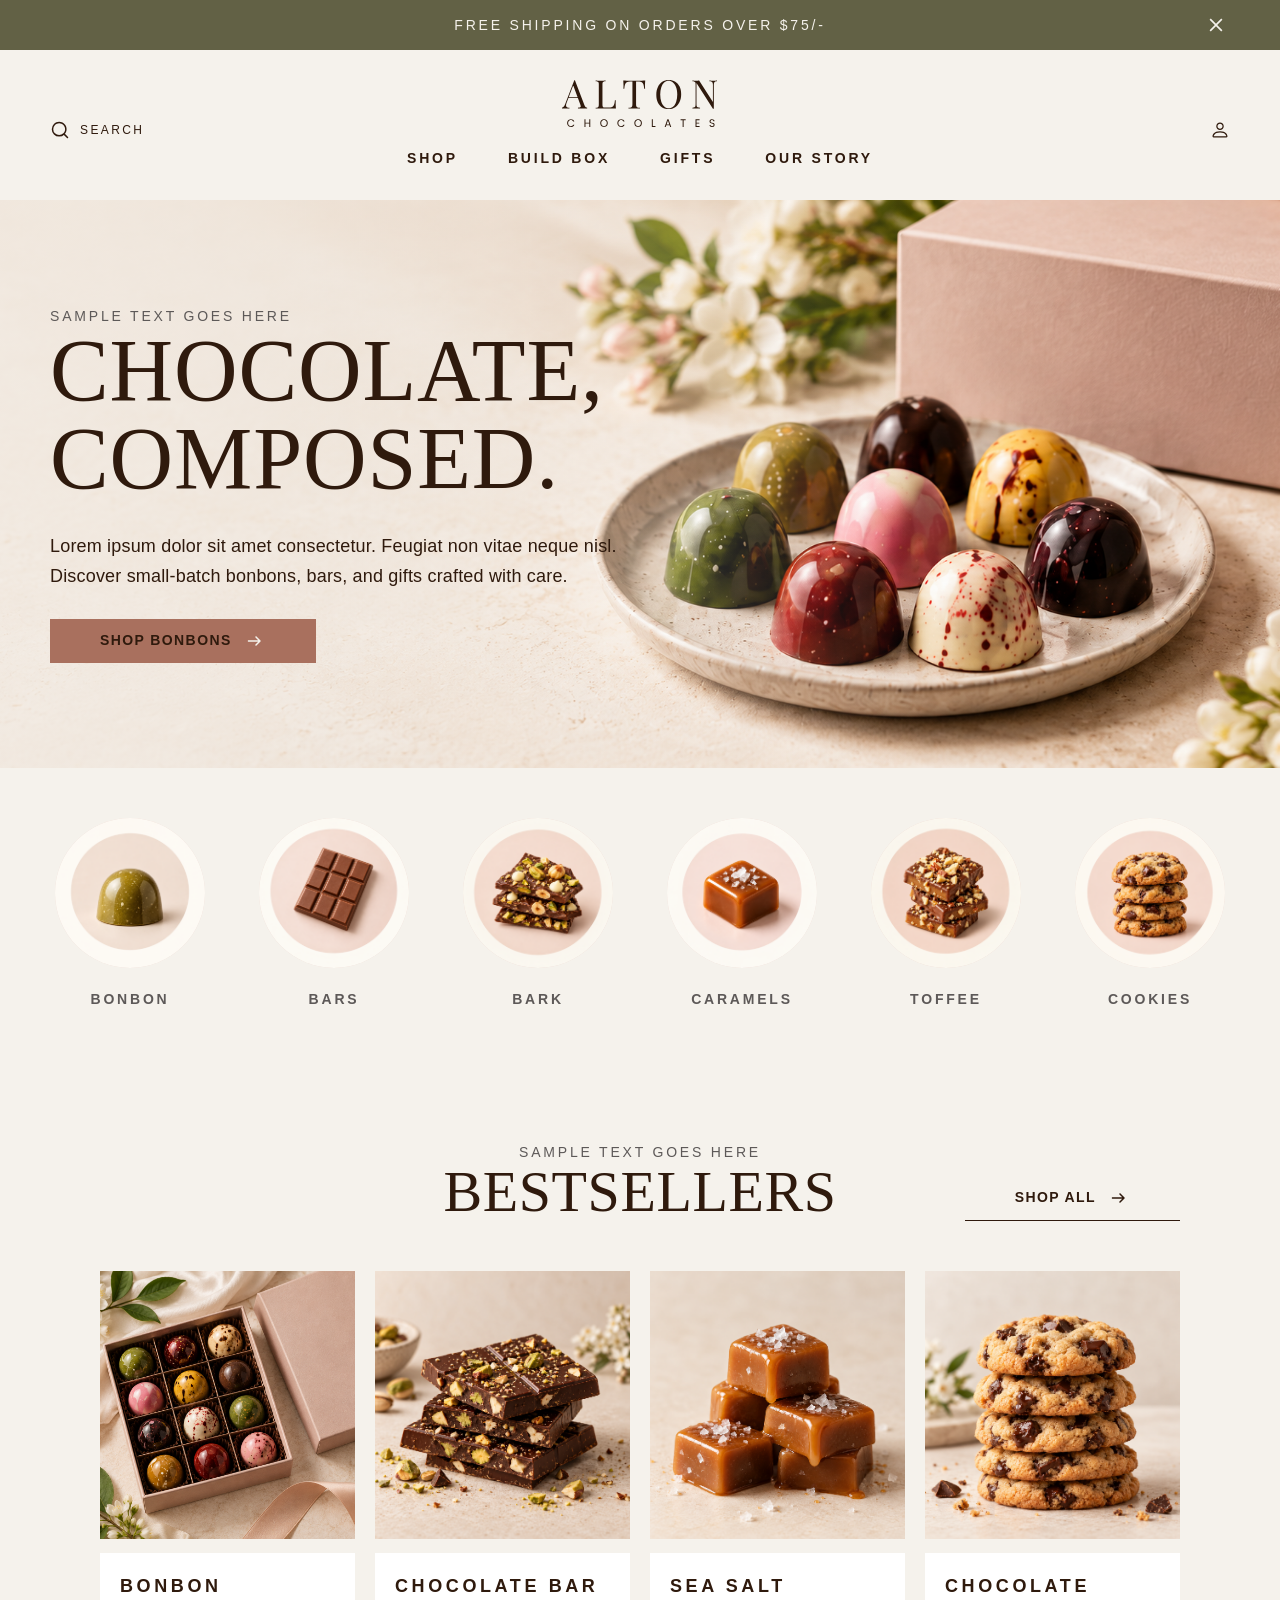
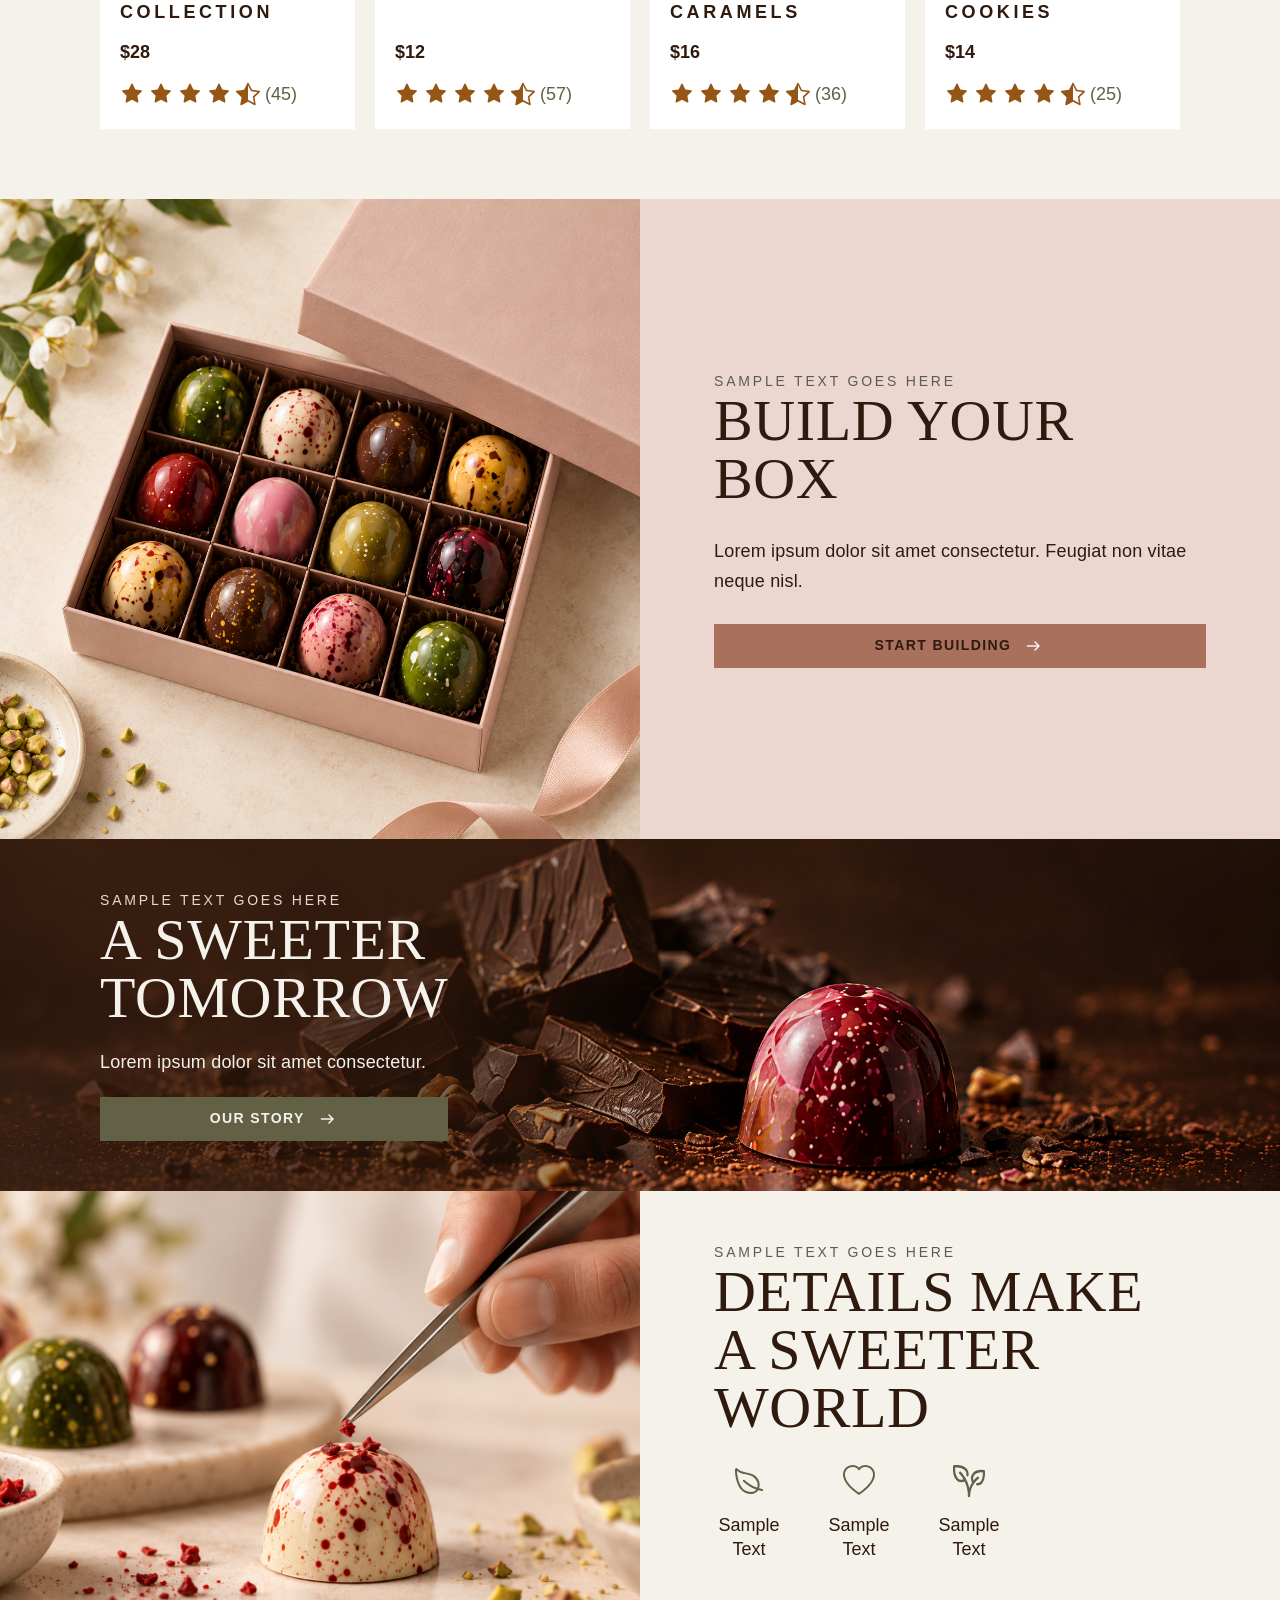
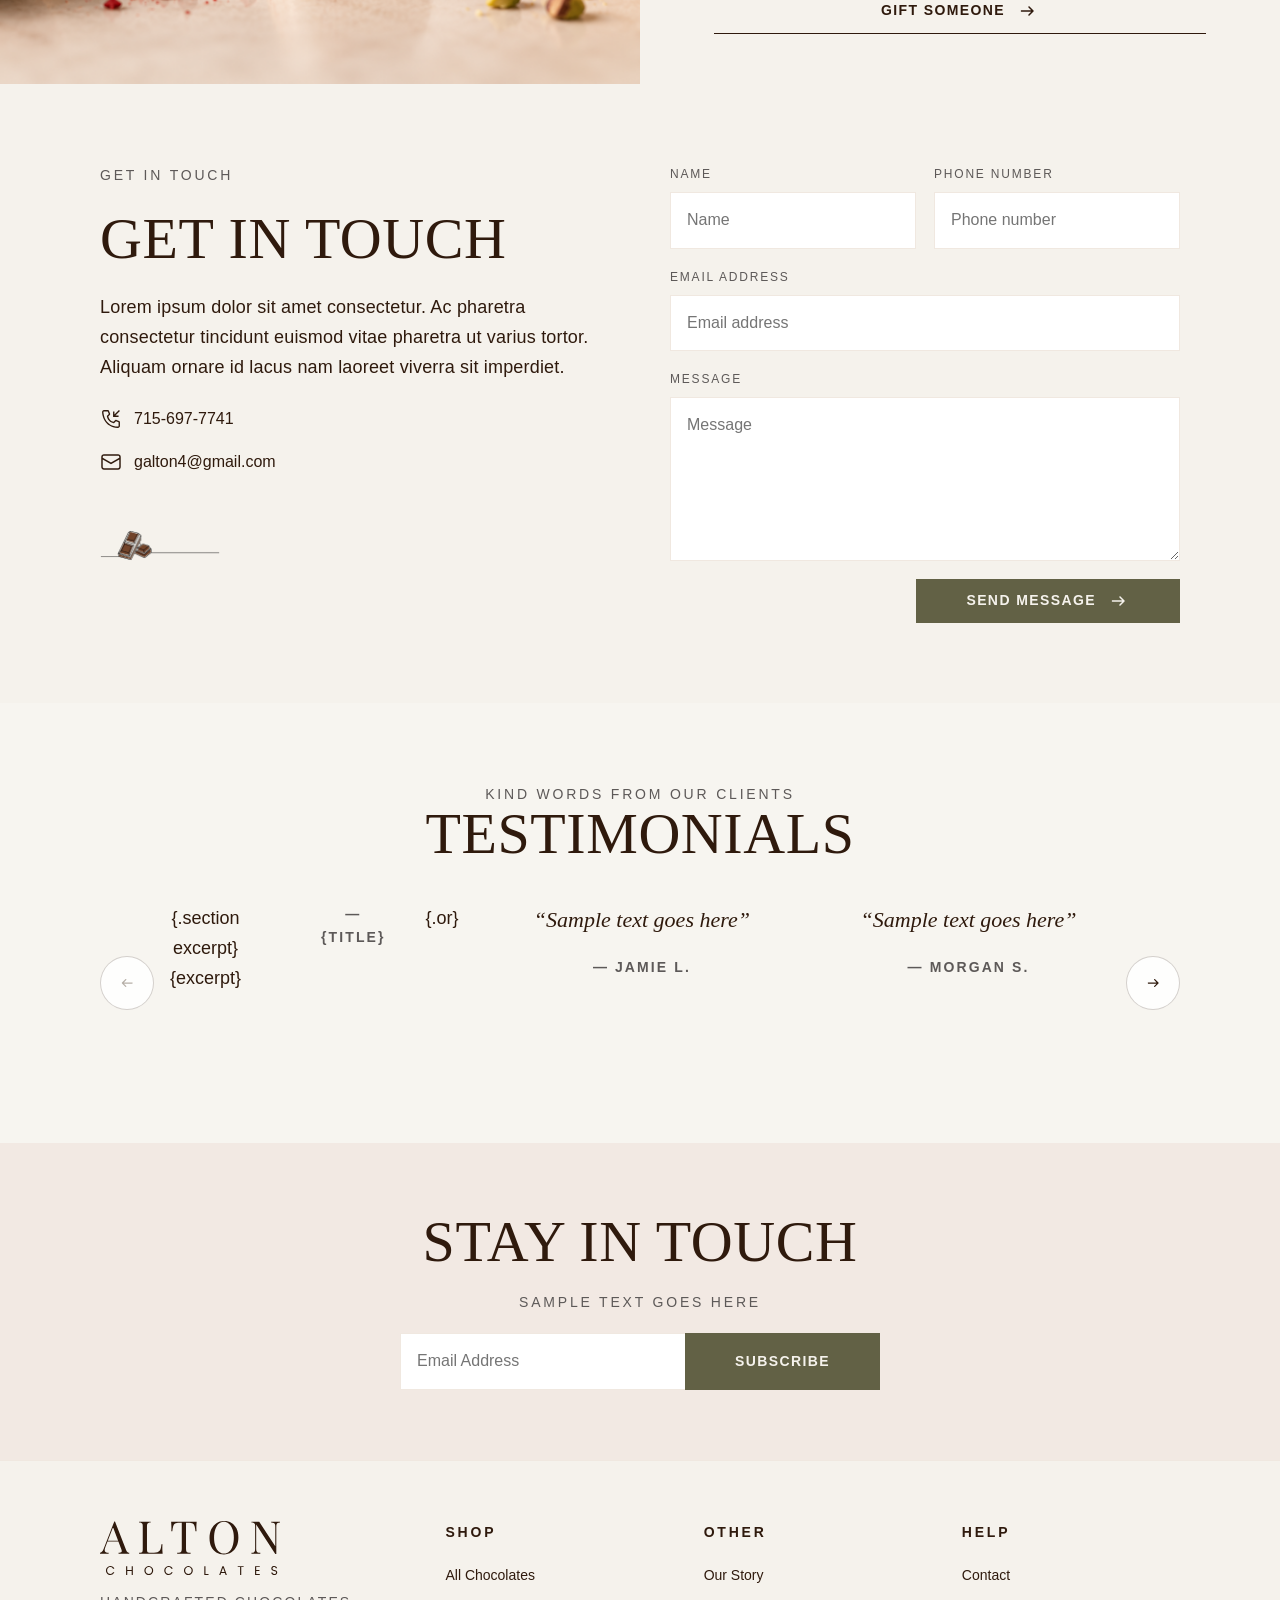
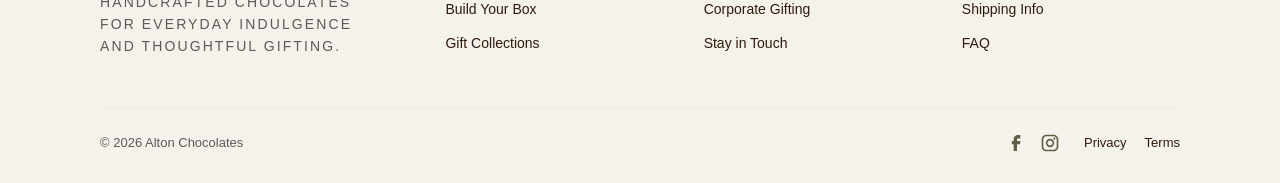
<file: preview/index.html>
<!DOCTYPE html>
<html lang="en">
<head>
  <meta charset="UTF-8">
  <meta name="viewport" content="width=device-width, initial-scale=1.0">
  <title>Home — Alton Chocolates</title>
  <link rel="stylesheet" href="site.css">
</head>
<body>
<div class="alton-site">

  <aside class="announcement-bar" data-announcement role="region" aria-label="Site announcement">
    <p class="announcement-bar__text">free shipping on orders over $75/-</p>
    <button type="button" class="announcement-bar__close" data-announcement-close aria-label="Dismiss announcement">
      <img src="../assets/icons/cancel.svg" alt="" width="20" height="20">
    </button>
  </aside>

  <header class="site-header" data-site-header>
    <div class="site-header__inner">
      <button type="button" class="site-header__search" data-search-open aria-label="Open search" aria-expanded="false" aria-controls="alton-search">
        <img src="../assets/icons/search.svg" alt="" width="20" height="20">
        <span>Search</span>
      </button>

      <div class="site-header__brand">
        <a class="site-header__logo" href="index.html" aria-label="Alton Chocolates">
          <img src="../assets/icons/logo.svg" alt="Alton Chocolates" width="155" height="47">
        </a>
        <nav class="site-nav site-header__desktop-nav" aria-label="Primary">
          <a href="shop.html">Shop</a>
          <a href="build-box.html">Build Box</a>
          <a href="gifts.html">Gifts</a>
          <a href="our-story.html">Our Story</a>
        </nav>
      </div>

      <div class="site-header__actions">
        <a class="site-header__account" href="#" aria-label="Account">
          <img src="../assets/icons/person.svg" alt="" width="20" height="20">
        </a>
        <button type="button" class="site-header__toggle" data-nav-toggle aria-expanded="false" aria-controls="mobile-nav" aria-label="Open menu">
          <span></span>
          <span></span>
          <span></span>
        </button>
      </div>
    </div>

    <nav class="mobile-nav" id="mobile-nav" data-mobile-nav hidden aria-label="Mobile">
      <a href="shop.html">Shop</a>
      <a href="build-box.html">Build Box</a>
      <a href="gifts.html">Gifts</a>
      <a href="our-story.html">Our Story</a>
    </nav>
  </header>

    <div class="alton-search" id="alton-search" data-search-panel hidden>
      <div class="alton-search__backdrop" data-search-close tabindex="-1" aria-hidden="true"></div>
      <div class="alton-search__panel" role="dialog" aria-modal="true" aria-labelledby="alton-search-title">
        <div class="alton-search__top">
          <h2 id="alton-search-title" class="heading-lg">Search</h2>
          <button type="button" class="alton-search__close" data-search-close aria-label="Close search">
            <img src="../assets/icons/cancel.svg" alt="" width="20" height="20">
          </button>
        </div>
        <form class="alton-search__form" data-search-form action="search.html" method="get" role="search">
          <label class="sr-only" for="alton-search-input">Search chocolates</label>
          <input id="alton-search-input" class="alton-search__input" data-search-input type="search" name="q" placeholder="Search bonbons, gifts, pages..." autocomplete="off">
          <button type="submit" class="btn btn--terracotta">Search</button>
        </form>
        <p class="alton-search__hint label" data-search-hint>Search you quiery with space</p>
        <div class="alton-search__results" data-search-results aria-live="polite"></div>
        <p class="alton-search__empty body-lg" data-search-empty hidden>No matches. Browse the <a href="shop.html">Shop</a> or <a href="gifts.html">Gifts</a>.</p>
      </div>
    </div>


  <main class="alton-main">

    <section class="home-hero" aria-labelledby="home-hero-heading">
      <div class="home-hero__media" aria-hidden="true">
        <img src="../assets/images/hero-home.png" alt="">
        <div class="home-hero__overlay"></div>
      </div>
      <div class="home-hero__content fade-up">
        <div>
          <p class="label">Sample text goes here</p>
          <h1 id="home-hero-heading" class="heading-xl">Chocolate,<br>Composed.</h1>
        </div>
        <p class="body-lg">Lorem ipsum dolor sit amet consectetur. Feugiat non vitae neque nisl. Discover small-batch bonbons, bars, and gifts crafted with care.</p>
        <div>
          <a class="btn btn--terracotta" href="shop.html">
            Shop Bonbons
            <img src="../assets/icons/arrow-right.svg" alt="" width="24" height="24">
          </a>
        </div>
      </div>
    </section>

    <section class="section" aria-label="Shop by category">
      <div class="category-grid">
        <a class="category-card" href="shop.html">
          <div class="category-card__image"><img src="../assets/images/cat-bonbons.png" alt="Bonbons" width="150" height="150" loading="lazy"></div>
          <span class="category-card__label">Bonbon</span>
        </a>
        <a class="category-card" href="shop.html">
          <div class="category-card__image"><img src="../assets/images/cat-bars.png" alt="Bars" width="150" height="150" loading="lazy"></div>
          <span class="category-card__label">Bars</span>
        </a>
        <a class="category-card" href="shop.html">
          <div class="category-card__image"><img src="../assets/images/cat-bark.png" alt="Bark" width="150" height="150" loading="lazy"></div>
          <span class="category-card__label">Bark</span>
        </a>
        <a class="category-card" href="shop.html">
          <div class="category-card__image"><img src="../assets/images/cat-caramels.png" alt="Caramels" width="150" height="150" loading="lazy"></div>
          <span class="category-card__label">Caramels</span>
        </a>
        <a class="category-card" href="shop.html">
          <div class="category-card__image"><img src="../assets/images/cat-toffee.png" alt="Toffee" width="150" height="150" loading="lazy"></div>
          <span class="category-card__label">Toffee</span>
        </a>
        <a class="category-card" href="shop.html">
          <div class="category-card__image"><img src="../assets/images/cat-cookies.png" alt="Cookies" width="150" height="150" loading="lazy"></div>
          <span class="category-card__label">Cookies</span>
        </a>
      </div>
    </section>

    <section class="home-bestsellers" aria-labelledby="bestsellers-heading">
      <div class="section-header section-header--row">
        <div class="section-header__center">
          <p class="label">Sample text goes here</p>
          <h2 id="bestsellers-heading" class="heading-lg">Bestsellers</h2>
        </div>
        <a class="btn btn--text" href="shop.html">
          Shop All
          <img src="../assets/icons/arrow-right-dark.svg" alt="" width="24" height="24">
        </a>
      </div>

      <div class="product-grid">
        <article class="product-card">
          <a class="product-card__image" href="shop.html"><img src="../assets/images/product-bonbon.png" alt="Bonbon Collection" loading="lazy"></a>
          <div class="product-card__meta">
            <h3 class="product-title">Bonbon Collection</h3>
            <p class="product-card__price">$28</p>
            <div class="product-card__rating" aria-label="Rated 4.5 out of 5">
              <img src="../assets/icons/star-filled.svg" alt="" width="24" height="24">
              <img src="../assets/icons/star-filled.svg" alt="" width="24" height="24">
              <img src="../assets/icons/star-filled.svg" alt="" width="24" height="24">
              <img src="../assets/icons/star-filled.svg" alt="" width="24" height="24">
              <img src="../assets/icons/star-half.svg" alt="" width="24" height="24">
              <span class="product-card__count">(45)</span>
            </div>
          </div>
        </article>
        <article class="product-card">
          <a class="product-card__image" href="shop.html"><img src="../assets/images/product-bar.png" alt="Chocolate Bar" loading="lazy"></a>
          <div class="product-card__meta">
            <h3 class="product-title">Chocolate Bar</h3>
            <p class="product-card__price">$12</p>
            <div class="product-card__rating" aria-label="Rated 4.5 out of 5">
              <img src="../assets/icons/star-filled.svg" alt="" width="24" height="24">
              <img src="../assets/icons/star-filled.svg" alt="" width="24" height="24">
              <img src="../assets/icons/star-filled.svg" alt="" width="24" height="24">
              <img src="../assets/icons/star-filled.svg" alt="" width="24" height="24">
              <img src="../assets/icons/star-half.svg" alt="" width="24" height="24">
              <span class="product-card__count">(57)</span>
            </div>
          </div>
        </article>
        <article class="product-card">
          <a class="product-card__image" href="shop.html"><img src="../assets/images/product-caramels.png" alt="Sea Salt Caramels" loading="lazy"></a>
          <div class="product-card__meta">
            <h3 class="product-title">Sea Salt Caramels</h3>
            <p class="product-card__price">$16</p>
            <div class="product-card__rating" aria-label="Rated 4.5 out of 5">
              <img src="../assets/icons/star-filled.svg" alt="" width="24" height="24">
              <img src="../assets/icons/star-filled.svg" alt="" width="24" height="24">
              <img src="../assets/icons/star-filled.svg" alt="" width="24" height="24">
              <img src="../assets/icons/star-filled.svg" alt="" width="24" height="24">
              <img src="../assets/icons/star-half.svg" alt="" width="24" height="24">
              <span class="product-card__count">(36)</span>
            </div>
          </div>
        </article>
        <article class="product-card">
          <a class="product-card__image" href="shop.html"><img src="../assets/images/product-cookies.png" alt="Chocolate Cookies" loading="lazy"></a>
          <div class="product-card__meta">
            <h3 class="product-title">Chocolate Cookies</h3>
            <p class="product-card__price">$14</p>
            <div class="product-card__rating" aria-label="Rated 4.5 out of 5">
              <img src="../assets/icons/star-filled.svg" alt="" width="24" height="24">
              <img src="../assets/icons/star-filled.svg" alt="" width="24" height="24">
              <img src="../assets/icons/star-filled.svg" alt="" width="24" height="24">
              <img src="../assets/icons/star-filled.svg" alt="" width="24" height="24">
              <img src="../assets/icons/star-half.svg" alt="" width="24" height="24">
              <span class="product-card__count">(25)</span>
            </div>
          </div>
        </article>
      </div>
    </section>

    <section class="split-section" aria-labelledby="home-build-heading">
      <div class="split-section__media">
        <img src="../assets/images/build-box-cta.png" alt="Assorted chocolate box" loading="lazy">
      </div>
      <div class="split-section__content split-section__content--blush">
        <div>
          <p class="label">Sample text goes here</p>
          <h2 id="home-build-heading" class="heading-lg">Build Your Box</h2>
        </div>
        <p class="body-lg">Lorem ipsum dolor sit amet consectetur. Feugiat non vitae neque nisl.</p>
        <a class="btn btn--terracotta" href="build-box.html">
          Start Building
          <img src="../assets/icons/arrow-right.svg" alt="" width="24" height="24">
        </a>
      </div>
    </section>

    <section class="banner-section" aria-labelledby="sweeter-heading">
      <div class="banner-section__bg">
        <img src="../assets/images/banner-sweeter.png" alt="" loading="lazy">
      </div>
      <div class="banner-section__overlay"></div>
      <div class="banner-section__content">
        <div>
          <p class="label">Sample text goes here</p>
          <h2 id="sweeter-heading" class="heading-lg">A Sweeter<br>Tomorrow</h2>
        </div>
        <p class="body-lg">Lorem ipsum dolor sit amet consectetur.</p>
        <a class="btn btn--olive" href="our-story.html">
          Our Story
          <img src="../assets/icons/arrow-right.svg" alt="" width="24" height="24">
        </a>
      </div>
      <div class="banner-section__side" aria-hidden="true">
        <span>Sample text goes here</span>
        <span>Sample text goes here</span>
        <span>Sample text goes here</span>
      </div>
    </section>

    <section class="split-section" aria-labelledby="details-heading">
      <div class="split-section__media">
        <img src="../assets/images/details-craft.png" alt="Hand decorating a bonbon" loading="lazy">
      </div>
      <div class="split-section__content split-section__content--cream">
        <div>
          <p class="label">Sample text goes here</p>
          <h2 id="details-heading" class="heading-lg">Details Make<br>A Sweeter World</h2>
        </div>
        <div class="feature-icons">
          <div class="feature-icon">
            <img src="../assets/icons/leaf.svg" alt="" width="32" height="32">
            <span>Sample<br>Text</span>
          </div>
          <div class="feature-icon">
            <img src="../assets/icons/heart.svg" alt="" width="32" height="32">
            <span>Sample<br>Text</span>
          </div>
          <div class="feature-icon">
            <img src="../assets/icons/plant.svg" alt="" width="32" height="32">
            <span>Sample<br>Text</span>
          </div>
        </div>
        <a class="btn btn--text" href="gifts.html">
          Gift Someone
          <img src="../assets/icons/arrow-right-dark.svg" alt="" width="24" height="24">
        </a>
      </div>
    </section>

    <section class="contact-section" id="contact" aria-labelledby="contact-heading">
  <div class="contact-section__info">
    <p class="label">Get in touch</p>
    <h2 id="contact-heading" class="heading-lg">Get in Touch</h2>
    <p class="body-lg">Lorem ipsum dolor sit amet consectetur. Ac pharetra consectetur tincidunt euismod vitae pharetra ut varius tortor. Aliquam ornare id lacus nam laoreet viverra sit imperdiet.</p>
    <div class="contact-details">
      <a href="tel:+17156977741">
        <img src="../assets/icons/phone.svg" alt="" width="22" height="22">
        715-697-7741
      </a>
      <a href="mailto:galton4@gmail.com">
        <img src="../assets/icons/email.svg" alt="" width="22" height="22">
        galton4@gmail.com
      </a>
    </div>
    <img class="contact-section__art" src="../assets/images/chocolate-illustration.png" alt="" width="120" height="80" loading="lazy">
  </div>

  <div class="contact-section__form">
    <form class="alton-form contact-form" data-alton-form="contact" action="mailto:galton4@gmail.com" method="post" enctype="text/plain">
      <div class="form-field">
        <label for="contact-name">Name</label>
        <input id="contact-name" name="name" type="text" required autocomplete="name" placeholder="Name">
      </div>
      <div class="form-field">
        <label for="contact-phone">Phone Number</label>
        <input id="contact-phone" name="phone" type="tel" autocomplete="tel" placeholder="Phone number">
      </div>
      <div class="form-field form-field--full">
        <label for="contact-email">Email Address</label>
        <input id="contact-email" name="email" type="email" required autocomplete="email" placeholder="Email address">
      </div>
      <div class="form-field form-field--full">
        <label for="contact-message">Message</label>
        <textarea id="contact-message" name="message" rows="5" required placeholder="Message"></textarea>
      </div>
      <div class="form-actions">
        <button type="submit" class="btn btn--olive">
          Send Message
          <img src="../assets/icons/arrow-right.svg" alt="" width="24" height="24">
        </button>
      </div>
      <p class="form-status" data-form-status hidden role="status" aria-live="polite"></p>
    </form>

    <div class="sqs-form-slot" data-sqs-form-slot>
      
    </div>
  </div>
</section>


    <section class="testimonials" aria-labelledby="testimonials-heading" data-testimonials>
  <p class="label">Kind words from our clients</p>
  <h2 id="testimonials-heading" class="heading-lg">Testimonials</h2>

  <div class="testimonials__slider">
    <button type="button" class="testimonials__nav testimonials__nav--prev" data-testimonials-prev aria-label="Previous testimonials">
      <img src="../assets/icons/arrow-left.svg" alt="" width="20" height="20">
    </button>

    <div class="testimonials__viewport">
      <div class="testimonials__track" data-testimonials-track>
        
                  {.section excerpt}{excerpt}
                
              </p>
              <p class="testimonial-card__name">— {title}</p>
            </article>
          
        {.or}
          <article class="testimonial-card">
            <p class="testimonial-card__quote">“Sample text goes here”</p>
            <p class="testimonial-card__name">— Jamie L.</p>
          </article>
          <article class="testimonial-card">
            <p class="testimonial-card__quote">“Sample text goes here”</p>
            <p class="testimonial-card__name">— Morgan S.</p>
          </article>
          <article class="testimonial-card">
            <p class="testimonial-card__quote">“Sample text goes here”</p>
            <p class="testimonial-card__name">— Riley T.</p>
          </article>
          <article class="testimonial-card">
            <p class="testimonial-card__quote">“Every box feels like a celebration.”</p>
            <p class="testimonial-card__name">— Avery K.</p>
          </article>
          <article class="testimonial-card">
            <p class="testimonial-card__quote">“The bonbons are pure artistry.”</p>
            <p class="testimonial-card__name">— Sam P.</p>
          </article>
          <article class="testimonial-card">
            <p class="testimonial-card__quote">“Our go-to gift for every occasion.”</p>
            <p class="testimonial-card__name">— Jordan M.</p>
          </article>
        
      </div>
    </div>

    <button type="button" class="testimonials__nav testimonials__nav--next" data-testimonials-next aria-label="Next testimonials">
      <img src="../assets/icons/arrow-right-dark.svg" alt="" width="20" height="20">
    </button>
  </div>
</section>

    <section class="newsletter" id="newsletter" aria-labelledby="newsletter-heading">
  <div class="newsletter__inner">
    <h2 id="newsletter-heading" class="heading-lg">Stay in Touch</h2>
    <p class="label">Sample text goes here</p>

    <form class="newsletter-form" data-alton-form="newsletter" action="mailto:galton4@gmail.com" method="post" enctype="text/plain">
      <label for="newsletter-email" class="sr-only">Email Address</label>
      <input id="newsletter-email" name="email" type="email" placeholder="Email Address" required autocomplete="email">
      <button type="submit" class="btn btn--olive">Subscribe</button>
      <p class="form-status" data-form-status hidden role="status" aria-live="polite"></p>
    </form>

    <div class="sqs-form-slot newsletter-form-wrap" data-sqs-form-slot>
      <squarespace:block-field id="newsletterForm" columns="12" label="Optional: replace fallback with Squarespace Newsletter / Form Block" />
    </div>
  </div>
</section>


  </main>

  <footer class="site-footer" role="contentinfo">
    <div class="site-footer__top">
      <div class="site-footer__brand">
        <a href="index.html" class="site-footer__brand-logo-link" aria-label="Alton Chocolates">
          <img class="site-footer__brand-logo" src="../assets/icons/logo.svg" alt="Alton Chocolates" width="180" height="54">
        </a>
        <p class="site-footer__brand-text">Handcrafted chocolates for everyday indulgence and thoughtful gifting.</p>
      </div>
      <div>
        <h2 class="site-footer__col-title">Shop</h2>
        <nav class="site-footer__links" aria-label="Shop links">
          <a href="shop.html">All Chocolates</a>
          <a href="build-box.html">Build Your Box</a>
          <a href="gifts.html">Gift Collections</a>
        </nav>
      </div>
      <div>
        <h2 class="site-footer__col-title">Other</h2>
        <nav class="site-footer__links" aria-label="Other links">
          <a href="our-story.html">Our Story</a>
          <a href="gifts.html">Corporate Gifting</a>
          <a href="#newsletter">Stay in Touch</a>
        </nav>
      </div>
      <div>
        <h2 class="site-footer__col-title">Help</h2>
        <nav class="site-footer__links" aria-label="Help links">
          <a href="#contact">Contact</a>
          <a href="#">Shipping Info</a>
          <a href="#">FAQ</a>
        </nav>
      </div>
    </div>
    <div class="site-footer__bottom">
      <p class="site-footer__copy">© 2026 Alton Chocolates</p>
      <div class="site-footer__meta">
        <div class="site-footer__social">
          <a href="#" aria-label="Facebook"><img src="../assets/icons/facebook.svg" alt="" width="20" height="20"></a>
          <a href="#" aria-label="Instagram"><img src="../assets/icons/instagram.svg" alt="" width="20" height="20"></a>
        </div>
        <nav class="site-footer__legal" aria-label="Legal">
          <a href="#">Privacy</a>
          <a href="#">Terms</a>
        </nav>
      </div>
    </div>
  </footer>

</div>

  
    <div class="alton-order" id="alton-order" data-order-modal hidden>
      <div class="alton-order__backdrop" data-order-close tabindex="-1" aria-hidden="true"></div>
      <div class="alton-order__panel" role="dialog" aria-modal="true" aria-labelledby="alton-order-title">
        <div class="alton-order__top">
          <h2 id="alton-order-title" class="heading-lg">Place Your Order</h2>
          <button type="button" class="alton-order__close" data-order-close aria-label="Close order form">
            <img src="../assets/icons/cancel.svg" alt="" width="20" height="20">
          </button>
        </div>
        <p class="alton-order__summary body-lg" data-order-summary></p>
        <form class="alton-order__form" data-order-form novalidate>
          <input type="hidden" name="product" data-order-product>
          <input type="hidden" name="qty" data-order-qty>
          <input type="hidden" name="unit_price" data-order-unit>
          <input type="hidden" name="total" data-order-total>
          <div class="form-field">
            <label for="order-name">Full name</label>
            <input id="order-name" name="name" type="text" required autocomplete="name" placeholder="Your name">
          </div>
          <div class="form-field">
            <label for="order-email">Email</label>
            <input id="order-email" name="email" type="email" required autocomplete="email" placeholder="you@email.com">
          </div>
          <div class="form-field">
            <label for="order-phone">Phone</label>
            <input id="order-phone" name="phone" type="tel" required autocomplete="tel" placeholder="Phone number">
          </div>
          <div class="form-field form-field--full">
            <label for="order-address">Delivery address</label>
            <textarea id="order-address" name="address" required autocomplete="street-address" placeholder="Street, city, postal code" rows="3"></textarea>
          </div>
          <div class="form-field form-field--full">
            <label for="order-notes">Order notes <span>(optional)</span></label>
            <textarea id="order-notes" name="notes" placeholder="Allergies, gift message, preferred delivery time" rows="3"></textarea>
          </div>
          <div class="form-actions form-field--full">
            <button type="submit" class="btn btn--terracotta">Submit Order</button>
          </div>
          <p class="form-status" data-form-status hidden></p>
        </form>
      </div>
    </div>

    <div class="alton-thanks" id="alton-thanks" data-thanks hidden>
    <div class="alton-thanks__backdrop" data-thanks-close></div>
    <div class="alton-thanks__card" role="alertdialog" aria-modal="true" aria-labelledby="alton-thanks-title">
      <div class="alton-thanks__icon" aria-hidden="true">
        <svg class="alton-thanks__check" viewBox="0 0 52 52" width="72" height="72">
          <circle class="alton-thanks__circle" cx="26" cy="26" r="24" fill="none"/>
          <path class="alton-thanks__tick" fill="none" d="M14.1 27.2l7.1 7.2 16.7-16.8"/>
        </svg>
      </div>
      <h2 id="alton-thanks-title" class="heading-lg">Thank You</h2>
      <p class="body-lg" data-thanks-message>Your message has been received. We will get back to you soon.</p>
      <button type="button" class="btn btn--olive" data-thanks-close>Continue</button>
    </div>
  </div>

  <script src="../scripts/site.js"></script>
</body>
</html>
</file>
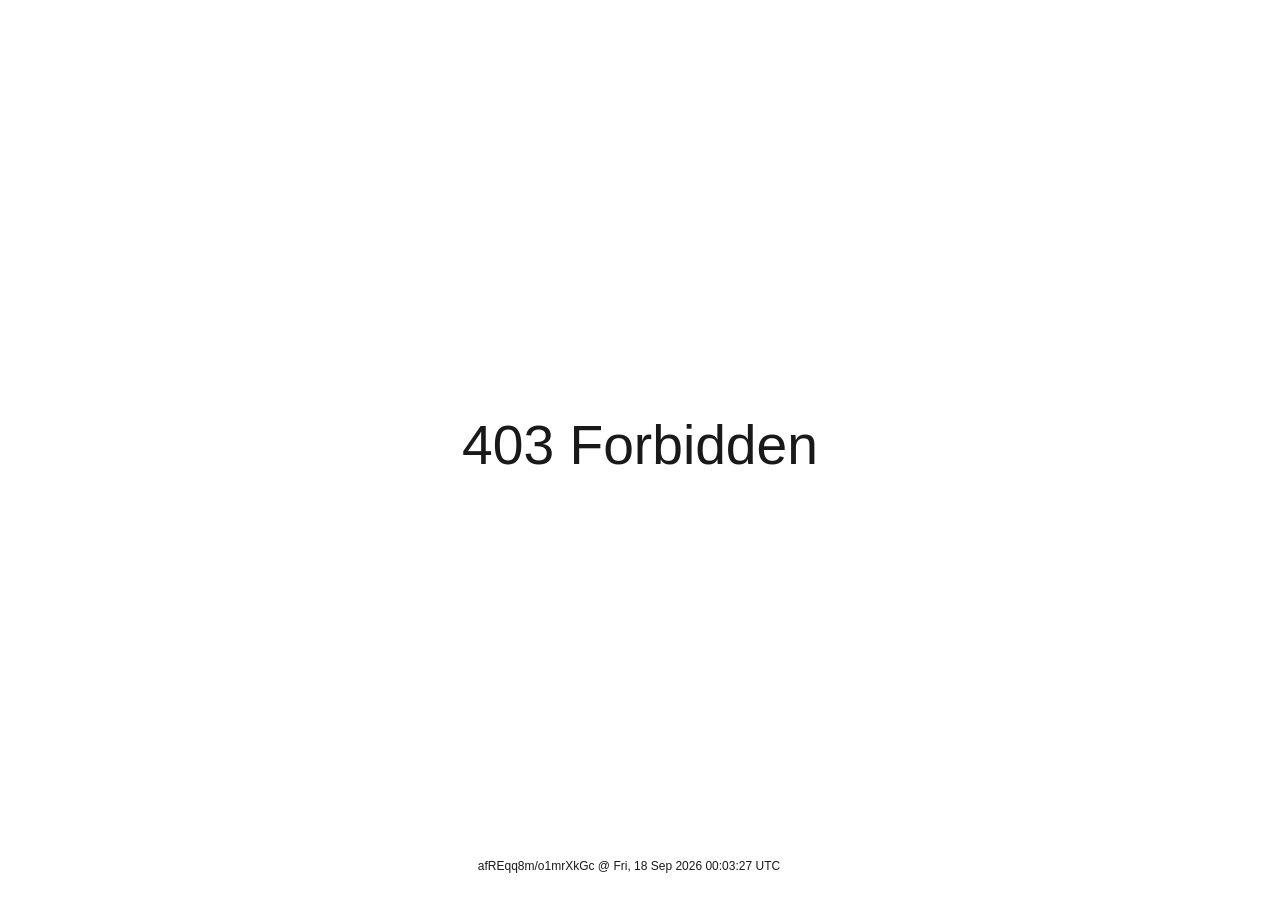
<file: preview/after-login.html>
<!DOCTYPE html>
<head>
  <title>403 Forbidden</title>
  <meta name="viewport" content="width=device-width, initial-scale=1">
  <style type="text/css">
  body {
    background: white;
  }

  main {
    position: absolute;
    top: 50%;
    left: 50%;
    transform: translate(-50%, -50%);
    text-align: center;
    min-width: 95vw;
  }

  main h1 {
    font-weight: 400;
    font-size: 4.6em;
    color: #191919;
    margin: 0 0 11px 0;
  }

  main p {
    font-size: 1.4em;
    color: #3a3a3a;
    font-weight: 400;
    line-height: 2em;
    margin: 0;
  }

  main p a {
    color: #3a3a3a;
    text-decoration: none;
    border-bottom: solid 1px #3a3a3a;
  }

  body {
    font-family: "Helvetica Neue", Helvetica, Arial, sans-serif;
    font-size: 12px;
  }

  footer {
    position: absolute;
    bottom: 22px;
    left: 0;
    width: 100%;
    text-align: center;
    line-height: 2em;
  }

  footer span {
    margin: 0 11px;
    font-size: 1em;
    font-weight: 400;
    color: #a9a9a9;
    white-space: nowrap;
  }

  footer span strong {
    font-weight: 400;
    color: #191919;
  }

  @media (max-width: 600px) {
    body {
      font-family: "Helvetica Neue", Helvetica, Arial, Sans-Serif;
    }
  }

  </style>
</head>
<body>

  <main>
    <h1>403 Forbidden</h1>
    
  </main>

  <footer>
    <span><strong class="notranslate">afREqq8m/o1mrXkGc @ Fri, 18 Sep 2026 00:03:27 UTC</strong></span>
    <span></span>
  </footer>
</body>
</html>
</file>
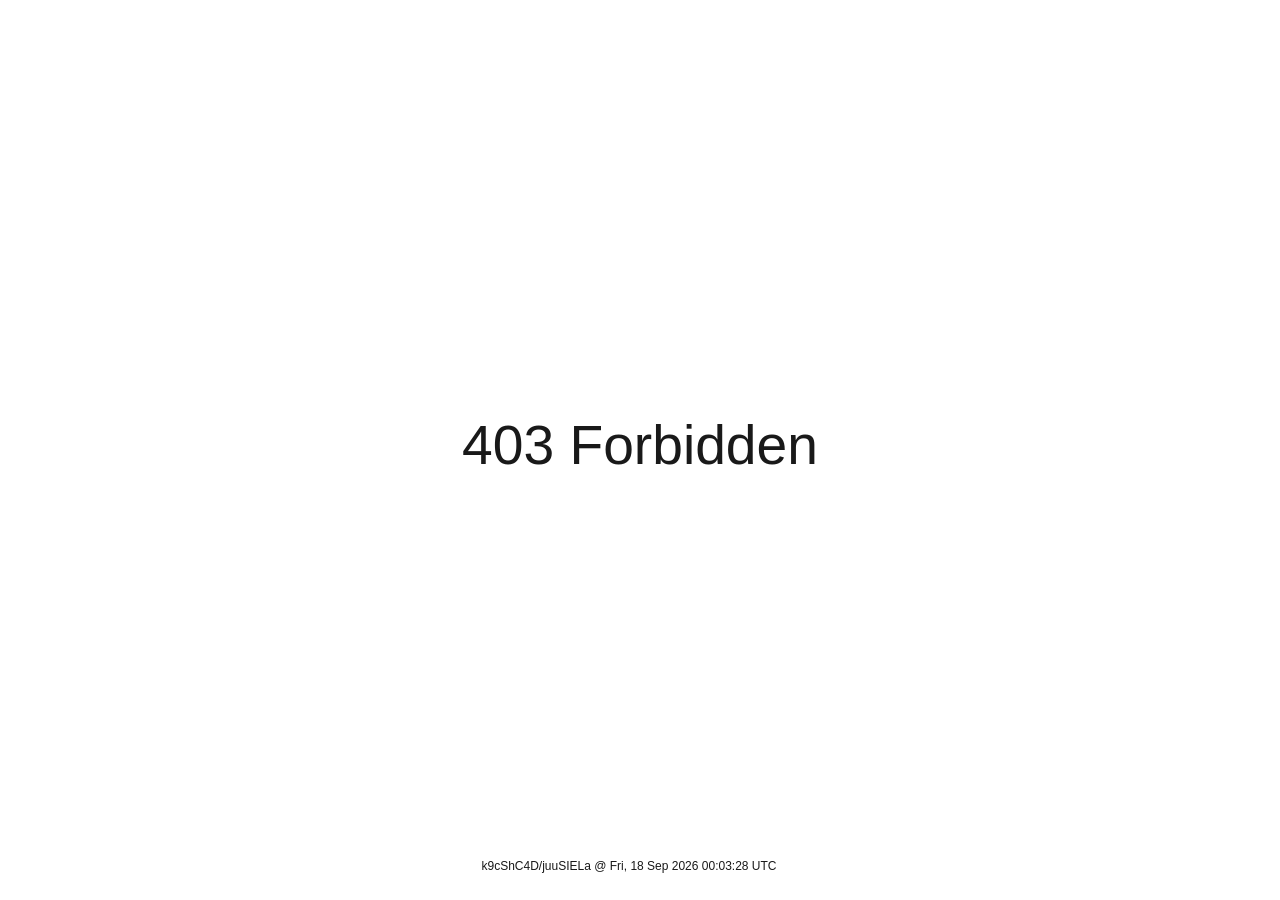
<file: preview/after-login2.html>
<!DOCTYPE html>
<head>
  <title>403 Forbidden</title>
  <meta name="viewport" content="width=device-width, initial-scale=1">
  <style type="text/css">
  body {
    background: white;
  }

  main {
    position: absolute;
    top: 50%;
    left: 50%;
    transform: translate(-50%, -50%);
    text-align: center;
    min-width: 95vw;
  }

  main h1 {
    font-weight: 400;
    font-size: 4.6em;
    color: #191919;
    margin: 0 0 11px 0;
  }

  main p {
    font-size: 1.4em;
    color: #3a3a3a;
    font-weight: 400;
    line-height: 2em;
    margin: 0;
  }

  main p a {
    color: #3a3a3a;
    text-decoration: none;
    border-bottom: solid 1px #3a3a3a;
  }

  body {
    font-family: "Helvetica Neue", Helvetica, Arial, sans-serif;
    font-size: 12px;
  }

  footer {
    position: absolute;
    bottom: 22px;
    left: 0;
    width: 100%;
    text-align: center;
    line-height: 2em;
  }

  footer span {
    margin: 0 11px;
    font-size: 1em;
    font-weight: 400;
    color: #a9a9a9;
    white-space: nowrap;
  }

  footer span strong {
    font-weight: 400;
    color: #191919;
  }

  @media (max-width: 600px) {
    body {
      font-family: "Helvetica Neue", Helvetica, Arial, Sans-Serif;
    }
  }

  </style>
</head>
<body>

  <main>
    <h1>403 Forbidden</h1>
    
  </main>

  <footer>
    <span><strong class="notranslate">k9cShC4D/juuSIELa @ Fri, 18 Sep 2026 00:03:28 UTC</strong></span>
    <span></span>
  </footer>
</body>
</html>
</file>
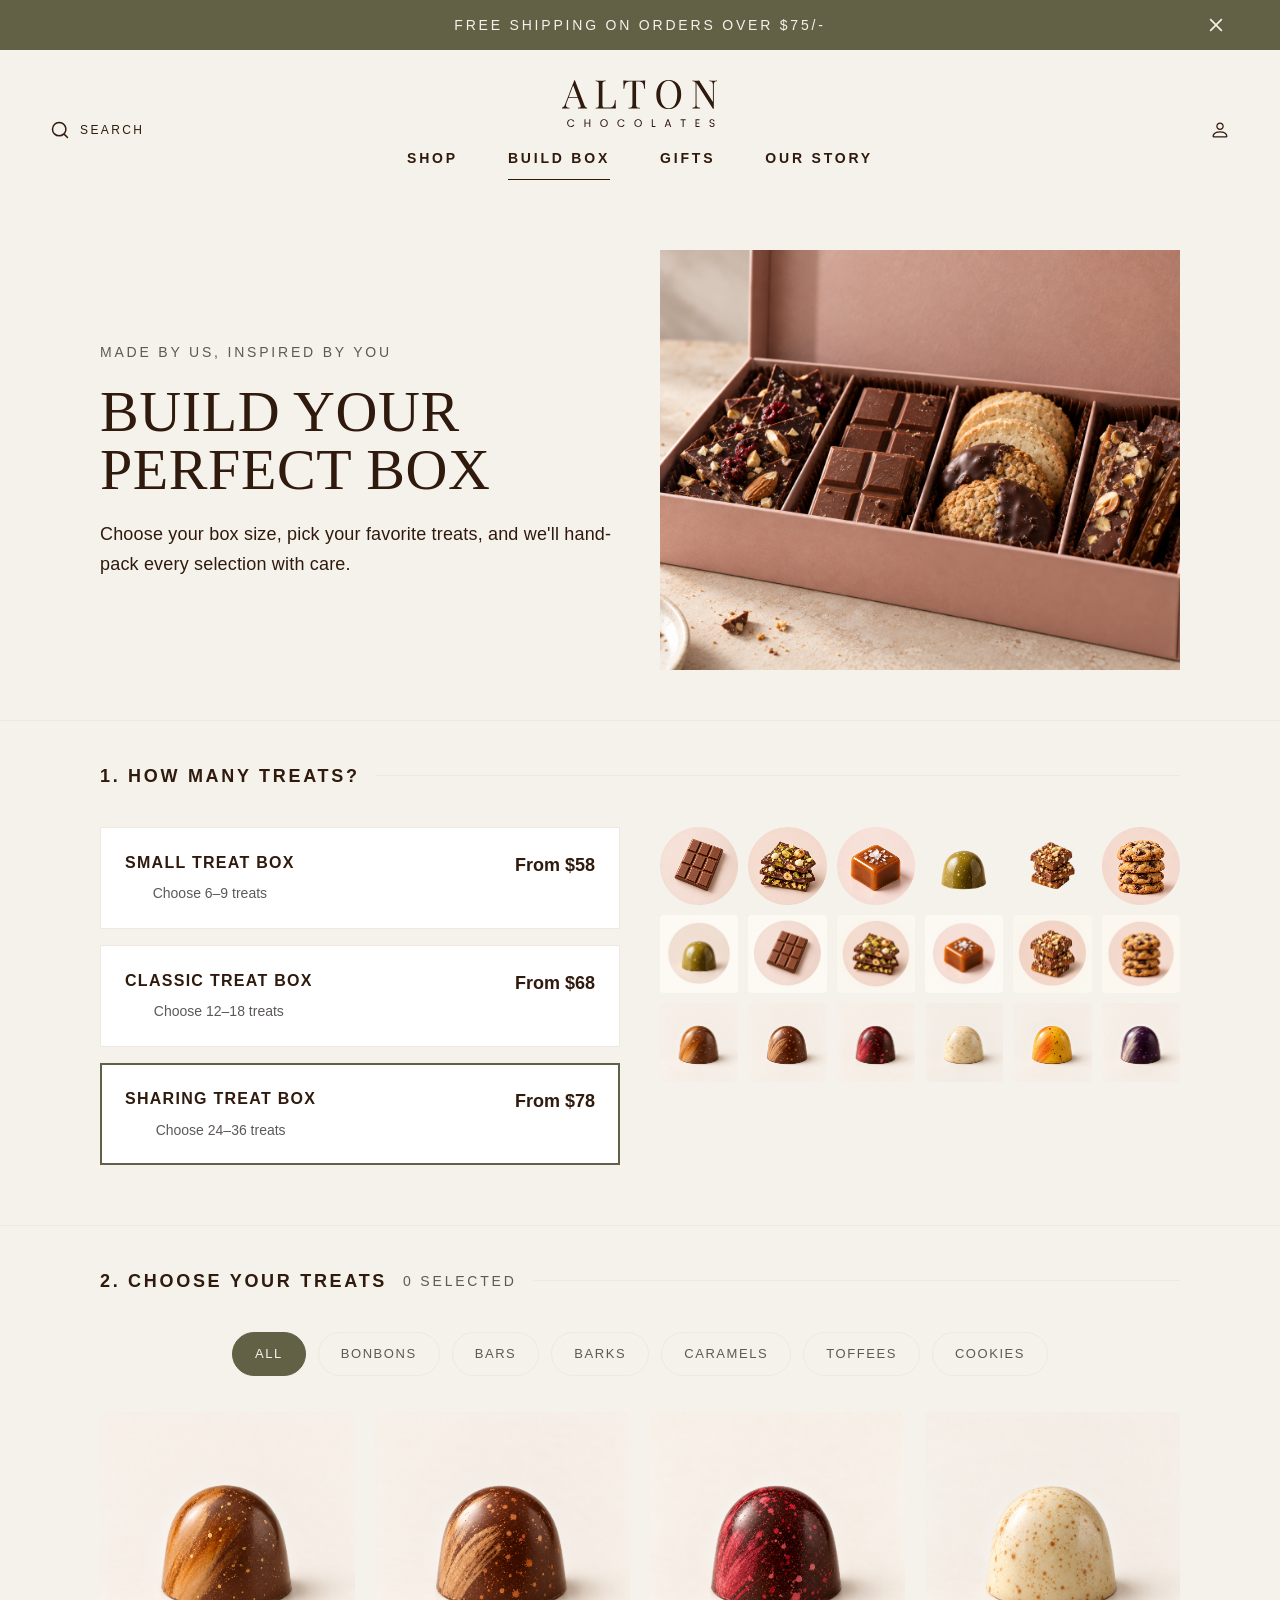
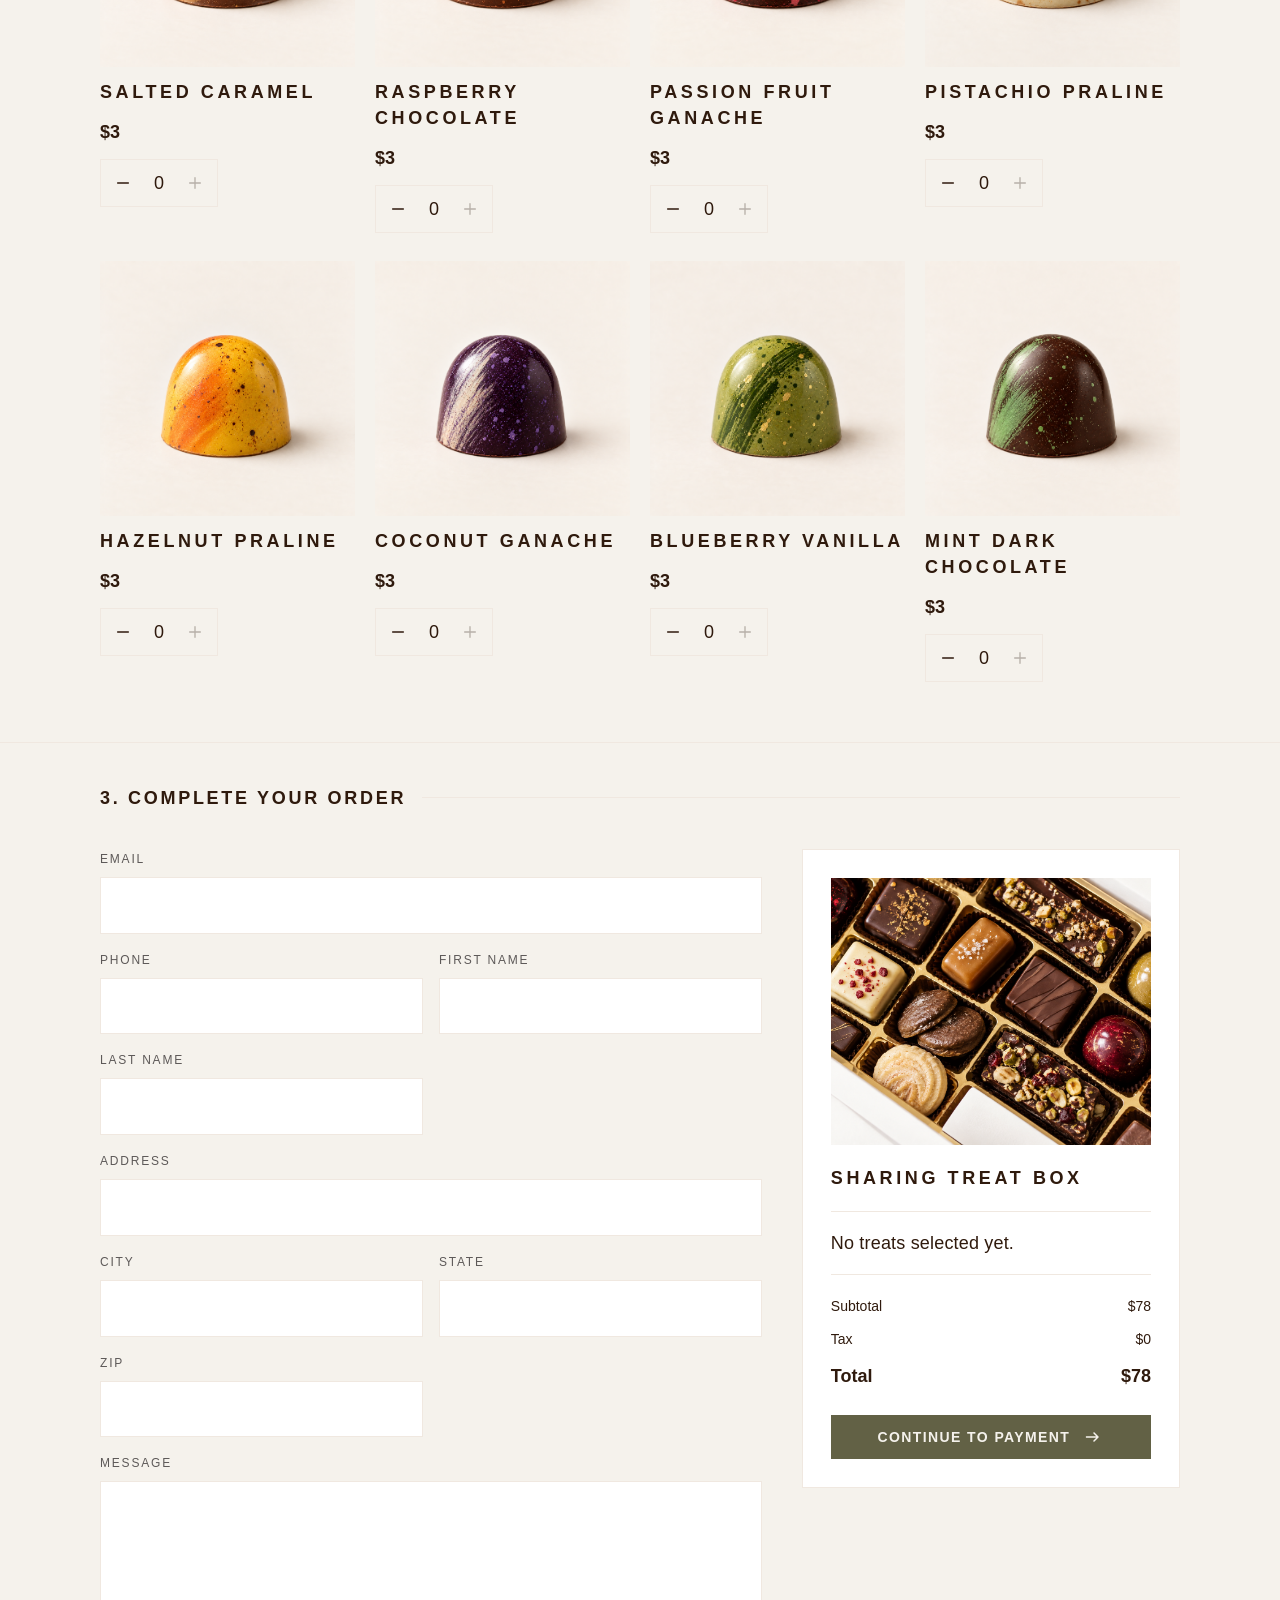
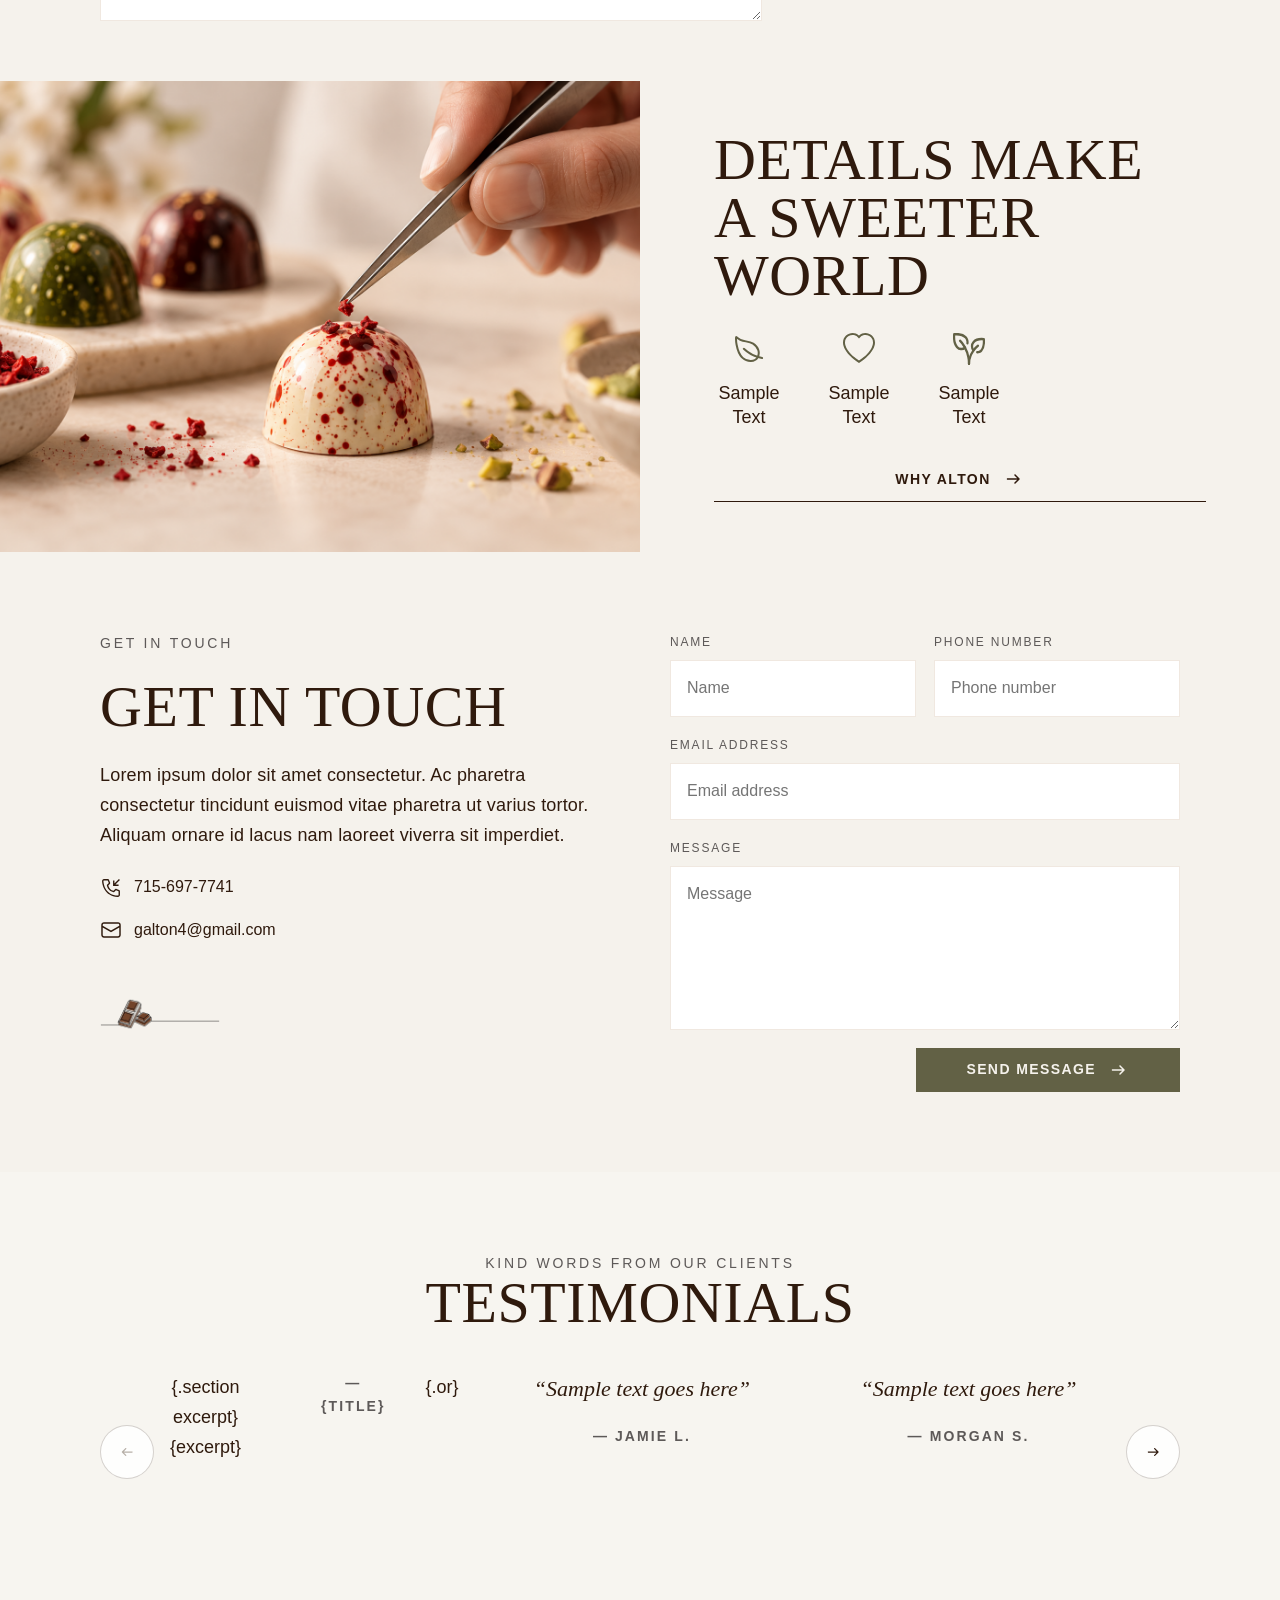
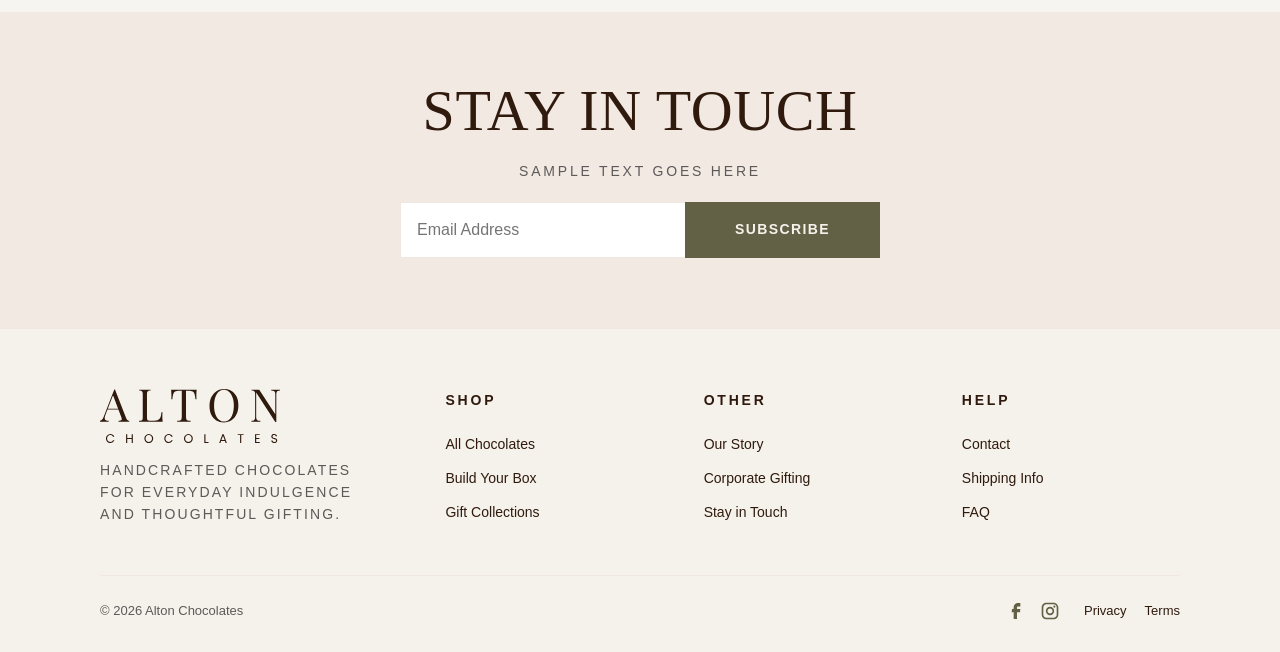
<file: preview/build-box.html>
<!DOCTYPE html>
<html lang="en">
<head>
  <meta charset="UTF-8">
  <meta name="viewport" content="width=device-width, initial-scale=1.0">
  <title>Build Box — Alton Chocolates</title>
  <link rel="stylesheet" href="site.css">
</head>
<body>
<div class="alton-site">

  <aside class="announcement-bar" data-announcement role="region" aria-label="Site announcement">
    <p class="announcement-bar__text">free shipping on orders over $75/-</p>
    <button type="button" class="announcement-bar__close" data-announcement-close aria-label="Dismiss announcement">
      <img src="../assets/icons/cancel.svg" alt="" width="20" height="20">
    </button>
  </aside>

  <header class="site-header" data-site-header>
    <div class="site-header__inner">
      <button type="button" class="site-header__search" data-search-open aria-label="Open search" aria-expanded="false" aria-controls="alton-search">
        <img src="../assets/icons/search.svg" alt="" width="20" height="20">
        <span>Search</span>
      </button>
      <div class="site-header__brand">
        <a class="site-header__logo" href="index.html" aria-label="Alton Chocolates">
          <img src="../assets/icons/logo.svg" alt="Alton Chocolates" width="155" height="47">
        </a>
        <nav class="site-nav site-header__desktop-nav" aria-label="Primary">
          <a href="shop.html">Shop</a>
          <a href="build-box.html" class="is-active">Build Box</a>
          <a href="gifts.html">Gifts</a>
          <a href="our-story.html">Our Story</a>
        </nav>
      </div>
      <div class="site-header__actions">
        <a class="site-header__account" href="#" aria-label="Account"><img src="../assets/icons/person.svg" alt="" width="20" height="20"></a>
        <button type="button" class="site-header__toggle" data-nav-toggle aria-expanded="false" aria-controls="mobile-nav" aria-label="Open menu"><span></span><span></span><span></span></button>
      </div>
    </div>
    <nav class="mobile-nav" id="mobile-nav" data-mobile-nav hidden aria-label="Mobile">
      <a href="shop.html">Shop</a><a href="build-box.html">Build Box</a><a href="gifts.html">Gifts</a><a href="our-story.html">Our Story</a>
    </nav>
  </header>

    <div class="alton-search" id="alton-search" data-search-panel hidden>
      <div class="alton-search__backdrop" data-search-close tabindex="-1" aria-hidden="true"></div>
      <div class="alton-search__panel" role="dialog" aria-modal="true" aria-labelledby="alton-search-title">
        <div class="alton-search__top">
          <h2 id="alton-search-title" class="heading-lg">Search</h2>
          <button type="button" class="alton-search__close" data-search-close aria-label="Close search">
            <img src="../assets/icons/cancel.svg" alt="" width="20" height="20">
          </button>
        </div>
        <form class="alton-search__form" data-search-form action="search.html" method="get" role="search">
          <label class="sr-only" for="alton-search-input">Search chocolates</label>
          <input id="alton-search-input" class="alton-search__input" data-search-input type="search" name="q" placeholder="Search bonbons, gifts, pages..." autocomplete="off">
          <button type="submit" class="btn btn--terracotta">Search</button>
        </form>
        <p class="alton-search__hint label" data-search-hint>Search you quiery with space</p>
        <div class="alton-search__results" data-search-results aria-live="polite"></div>
        <p class="alton-search__empty body-lg" data-search-empty hidden>No matches. Browse the <a href="shop.html">Shop</a> or <a href="gifts.html">Gifts</a>.</p>
      </div>
    </div>


  <main class="alton-main">

    <section class="buildbox-hero" aria-labelledby="buildbox-hero-heading">
      <div class="buildbox-hero__content">
        <p class="label">Made by us, inspired by you</p>
        <h1 id="buildbox-hero-heading" class="heading-lg">Build Your Perfect Box</h1>
        <p class="body-lg">Choose your box size, pick your favorite treats, and we'll hand-pack every selection with care.</p>
      </div>
      <div class="buildbox-hero__media">
        <img src="../assets/images/buildbox-hero.png" alt="Open premium chocolate box" loading="eager">
      </div>
    </section>

    <section class="buildbox-step" aria-labelledby="step1-heading" data-buildbox>
      <h2 id="step1-heading" class="buildbox-step__title">1. How Many Treats?</h2>
      <div class="buildbox-sizes">
        <div class="buildbox-size-list" role="listbox" aria-label="Box size">
          <button type="button" class="buildbox-size" data-box-size data-box-name="Small Treat Box" data-box-price="58" data-box-min="6" data-box-max="9" role="option" aria-selected="false">
            <div class="buildbox-size__info"><h3>Small Treat Box</h3><p>Choose 6–9 treats</p></div>
            <span class="buildbox-size__price">From $58</span>
          </button>
          <button type="button" class="buildbox-size" data-box-size data-box-name="Classic Treat Box" data-box-price="68" data-box-min="12" data-box-max="18" role="option" aria-selected="false">
            <div class="buildbox-size__info"><h3>Classic Treat Box</h3><p>Choose 12–18 treats</p></div>
            <span class="buildbox-size__price">From $68</span>
          </button>
          <button type="button" class="buildbox-size is-selected" data-box-size data-box-name="Sharing Treat Box" data-box-price="78" data-box-min="24" data-box-max="36" role="option" aria-selected="true">
            <div class="buildbox-size__info"><h3>Sharing Treat Box</h3><p>Choose 24–36 treats</p></div>
            <span class="buildbox-size__price">From $78</span>
          </button>
        </div>
        <div class="buildbox-preview-grid" aria-hidden="true">
          <img src="../assets/images/treat-preview-1.png" alt="">
          <img src="../assets/images/treat-preview-2.png" alt="">
          <img src="../assets/images/treat-preview-3.png" alt="">
          <img src="../assets/images/treat-preview-4.png" alt="">
          <img src="../assets/images/treat-preview-5.png" alt="">
          <img src="../assets/images/treat-preview-6.png" alt="">
          <img src="../assets/images/cat-bonbons.png" alt="">
          <img src="../assets/images/cat-bars.png" alt="">
          <img src="../assets/images/cat-bark.png" alt="">
          <img src="../assets/images/cat-caramels.png" alt="">
          <img src="../assets/images/cat-toffee.png" alt="">
          <img src="../assets/images/cat-cookies.png" alt="">
          <img src="../assets/images/shop-product-1.png" alt="">
          <img src="../assets/images/shop-product-2.png" alt="">
          <img src="../assets/images/shop-product-3.png" alt="">
          <img src="../assets/images/shop-product-4.png" alt="">
          <img src="../assets/images/shop-product-5.png" alt="">
          <img src="../assets/images/shop-product-6.png" alt="">
        </div>
      </div>
    </section>

    <section class="buildbox-step" aria-labelledby="step2-heading">
      <h2 id="step2-heading" class="buildbox-step__title">
        2. Choose Your Treats
        <span class="label" data-treat-status style="margin-left: auto; letter-spacing: 0.1em;">0 selected</span>
      </h2>
      <div class="filter-pills" role="tablist" aria-label="Treat filters">
        <button type="button" class="filter-pill is-active" data-filter="all">All</button>
        <button type="button" class="filter-pill" data-filter="bonbons">Bonbons</button>
        <button type="button" class="filter-pill" data-filter="bars">Bars</button>
        <button type="button" class="filter-pill" data-filter="barks">Barks</button>
        <button type="button" class="filter-pill" data-filter="caramels">Caramels</button>
        <button type="button" class="filter-pill" data-filter="toffees">Toffees</button>
        <button type="button" class="filter-pill" data-filter="cookies">Cookies</button>
      </div>
      <div class="buildbox-treats-grid">
        <article class="treat-card" data-treat data-category="caramels" data-title="Salted Caramel" data-price="3">
          <div class="treat-card__image"><img src="../assets/images/shop-product-1.png" alt="Salted Caramel" loading="lazy"></div>
          <h3 class="product-title">Salted Caramel</h3><p class="product-card__price">$3</p>
          <div class="qty-control" data-qty>
            <button type="button" data-qty-minus aria-label="Decrease"><img src="../assets/icons/minus.svg" alt="" width="16" height="16"></button>
            <span class="qty-control__value" data-qty-value>0</span>
            <button type="button" data-qty-plus aria-label="Increase"><img src="../assets/icons/plus.svg" alt="" width="16" height="16"></button>
          </div>
        </article>
        <article class="treat-card" data-treat data-category="bonbons" data-title="Raspberry Chocolate" data-price="3">
          <div class="treat-card__image"><img src="../assets/images/shop-product-2.png" alt="Raspberry Chocolate" loading="lazy"></div>
          <h3 class="product-title">Raspberry Chocolate</h3><p class="product-card__price">$3</p>
          <div class="qty-control" data-qty>
            <button type="button" data-qty-minus aria-label="Decrease"><img src="../assets/icons/minus.svg" alt="" width="16" height="16"></button>
            <span class="qty-control__value" data-qty-value>0</span>
            <button type="button" data-qty-plus aria-label="Increase"><img src="../assets/icons/plus.svg" alt="" width="16" height="16"></button>
          </div>
        </article>
        <article class="treat-card" data-treat data-category="bonbons" data-title="Passion Fruit Ganache" data-price="3">
          <div class="treat-card__image"><img src="../assets/images/shop-product-3.png" alt="Passion Fruit Ganache" loading="lazy"></div>
          <h3 class="product-title">Passion Fruit Ganache</h3><p class="product-card__price">$3</p>
          <div class="qty-control" data-qty>
            <button type="button" data-qty-minus aria-label="Decrease"><img src="../assets/icons/minus.svg" alt="" width="16" height="16"></button>
            <span class="qty-control__value" data-qty-value>0</span>
            <button type="button" data-qty-plus aria-label="Increase"><img src="../assets/icons/plus.svg" alt="" width="16" height="16"></button>
          </div>
        </article>
        <article class="treat-card" data-treat data-category="bonbons" data-title="Pistachio Praline" data-price="3">
          <div class="treat-card__image"><img src="../assets/images/shop-product-4.png" alt="Pistachio Praline" loading="lazy"></div>
          <h3 class="product-title">Pistachio Praline</h3><p class="product-card__price">$3</p>
          <div class="qty-control" data-qty>
            <button type="button" data-qty-minus aria-label="Decrease"><img src="../assets/icons/minus.svg" alt="" width="16" height="16"></button>
            <span class="qty-control__value" data-qty-value>0</span>
            <button type="button" data-qty-plus aria-label="Increase"><img src="../assets/icons/plus.svg" alt="" width="16" height="16"></button>
          </div>
        </article>
        <article class="treat-card" data-treat data-category="bonbons" data-title="Hazelnut Praline" data-price="3">
          <div class="treat-card__image"><img src="../assets/images/shop-product-5.png" alt="Hazelnut Praline" loading="lazy"></div>
          <h3 class="product-title">Hazelnut Praline</h3><p class="product-card__price">$3</p>
          <div class="qty-control" data-qty>
            <button type="button" data-qty-minus aria-label="Decrease"><img src="../assets/icons/minus.svg" alt="" width="16" height="16"></button>
            <span class="qty-control__value" data-qty-value>0</span>
            <button type="button" data-qty-plus aria-label="Increase"><img src="../assets/icons/plus.svg" alt="" width="16" height="16"></button>
          </div>
        </article>
        <article class="treat-card" data-treat data-category="bonbons" data-title="Coconut Ganache" data-price="3">
          <div class="treat-card__image"><img src="../assets/images/shop-product-6.png" alt="Coconut Ganache" loading="lazy"></div>
          <h3 class="product-title">Coconut Ganache</h3><p class="product-card__price">$3</p>
          <div class="qty-control" data-qty>
            <button type="button" data-qty-minus aria-label="Decrease"><img src="../assets/icons/minus.svg" alt="" width="16" height="16"></button>
            <span class="qty-control__value" data-qty-value>0</span>
            <button type="button" data-qty-plus aria-label="Increase"><img src="../assets/icons/plus.svg" alt="" width="16" height="16"></button>
          </div>
        </article>
        <article class="treat-card" data-treat data-category="bonbons" data-title="Blueberry Vanilla" data-price="3">
          <div class="treat-card__image"><img src="../assets/images/shop-product-7.png" alt="Blueberry Vanilla" loading="lazy"></div>
          <h3 class="product-title">Blueberry Vanilla</h3><p class="product-card__price">$3</p>
          <div class="qty-control" data-qty>
            <button type="button" data-qty-minus aria-label="Decrease"><img src="../assets/icons/minus.svg" alt="" width="16" height="16"></button>
            <span class="qty-control__value" data-qty-value>0</span>
            <button type="button" data-qty-plus aria-label="Increase"><img src="../assets/icons/plus.svg" alt="" width="16" height="16"></button>
          </div>
        </article>
        <article class="treat-card" data-treat data-category="bars" data-title="Mint Dark Chocolate" data-price="3">
          <div class="treat-card__image"><img src="../assets/images/shop-product-8.png" alt="Mint Dark Chocolate" loading="lazy"></div>
          <h3 class="product-title">Mint Dark Chocolate</h3><p class="product-card__price">$3</p>
          <div class="qty-control" data-qty>
            <button type="button" data-qty-minus aria-label="Decrease"><img src="../assets/icons/minus.svg" alt="" width="16" height="16"></button>
            <span class="qty-control__value" data-qty-value>0</span>
            <button type="button" data-qty-plus aria-label="Increase"><img src="../assets/icons/plus.svg" alt="" width="16" height="16"></button>
          </div>
        </article>
      </div>
    </section>

    <section class="buildbox-step" aria-labelledby="step3-heading">
      <h2 id="step3-heading" class="buildbox-step__title">3. Complete Your Order</h2>
      <div class="buildbox-checkout">
        <form class="alton-form buildbox-form-grid" id="buildBoxOrderForm" data-buildbox-form action="#" method="post">
          <div class="form-field full"><label for="bb-email">Email</label><input id="bb-email" name="email" type="email" required autocomplete="email"></div>
          <div class="form-field"><label for="bb-phone">Phone</label><input id="bb-phone" name="phone" type="tel" autocomplete="tel"></div>
          <div class="form-field"><label for="bb-first">First Name</label><input id="bb-first" name="firstName" type="text" required autocomplete="given-name"></div>
          <div class="form-field"><label for="bb-last">Last Name</label><input id="bb-last" name="lastName" type="text" required autocomplete="family-name"></div>
          <div class="form-field full"><label for="bb-address">Address</label><input id="bb-address" name="address" type="text" required autocomplete="street-address"></div>
          <div class="form-field"><label for="bb-city">City</label><input id="bb-city" name="city" type="text" required autocomplete="address-level2"></div>
          <div class="form-field"><label for="bb-state">State</label><input id="bb-state" name="state" type="text" required autocomplete="address-level1"></div>
          <div class="form-field"><label for="bb-zip">Zip</label><input id="bb-zip" name="zip" type="text" required autocomplete="postal-code"></div>
          <div class="form-field full"><label for="bb-message">Message</label><textarea id="bb-message" name="message" rows="4"></textarea></div>
        </form>
        <aside class="buildbox-order" aria-label="Order summary">
          <div class="buildbox-order__image"><img src="../assets/images/buildbox-summary.png" alt="Selected treat box" loading="lazy"></div>
          <h3 class="product-title" data-order-box-name>Sharing Treat Box</h3>
          <div class="buildbox-order__list" data-order-list><p class="body-lg" style="font-size: 14px;">No treats selected yet.</p></div>
          <div class="buildbox-order__totals">
            <div class="buildbox-order__row"><span>Subtotal</span><span data-order-subtotal>$78.00</span></div>
            <div class="buildbox-order__row"><span>Tax</span><span data-order-tax>$0.00</span></div>
            <div class="buildbox-order__row total"><span>Total</span><span data-order-total>$78.00</span></div>
          </div>
          <button type="button" class="btn btn--olive" style="width: 100%;" data-continue-payment>
            Continue to Payment
            <img src="../assets/icons/arrow-right.svg" alt="" width="24" height="24">
          </button>
        </aside>
      </div>
    </section>

    <section class="split-section" aria-labelledby="bb-details-heading">
      <div class="split-section__media"><img src="../assets/images/details-craft.png" alt="Crafting details" loading="lazy"></div>
      <div class="split-section__content split-section__content--cream">
        <h2 id="bb-details-heading" class="heading-lg">Details Make<br>A Sweeter World</h2>
        <div class="feature-icons">
          <div class="feature-icon"><img src="../assets/icons/leaf.svg" alt="" width="32" height="32"><span>Sample<br>Text</span></div>
          <div class="feature-icon"><img src="../assets/icons/heart.svg" alt="" width="32" height="32"><span>Sample<br>Text</span></div>
          <div class="feature-icon"><img src="../assets/icons/plant.svg" alt="" width="32" height="32"><span>Sample<br>Text</span></div>
        </div>
        <a class="btn btn--text" href="our-story.html">Why Alton <img src="../assets/icons/arrow-right-dark.svg" alt="" width="24" height="24"></a>
      </div>
    </section>

    <section class="contact-section" id="contact" aria-labelledby="contact-heading">
  <div class="contact-section__info">
    <p class="label">Get in touch</p>
    <h2 id="contact-heading" class="heading-lg">Get in Touch</h2>
    <p class="body-lg">Lorem ipsum dolor sit amet consectetur. Ac pharetra consectetur tincidunt euismod vitae pharetra ut varius tortor. Aliquam ornare id lacus nam laoreet viverra sit imperdiet.</p>
    <div class="contact-details">
      <a href="tel:+17156977741">
        <img src="../assets/icons/phone.svg" alt="" width="22" height="22">
        715-697-7741
      </a>
      <a href="mailto:galton4@gmail.com">
        <img src="../assets/icons/email.svg" alt="" width="22" height="22">
        galton4@gmail.com
      </a>
    </div>
    <img class="contact-section__art" src="../assets/images/chocolate-illustration.png" alt="" width="120" height="80" loading="lazy">
  </div>

  <div class="contact-section__form">
    <form class="alton-form contact-form" data-alton-form="contact" action="mailto:galton4@gmail.com" method="post" enctype="text/plain">
      <div class="form-field">
        <label for="contact-name">Name</label>
        <input id="contact-name" name="name" type="text" required autocomplete="name" placeholder="Name">
      </div>
      <div class="form-field">
        <label for="contact-phone">Phone Number</label>
        <input id="contact-phone" name="phone" type="tel" autocomplete="tel" placeholder="Phone number">
      </div>
      <div class="form-field form-field--full">
        <label for="contact-email">Email Address</label>
        <input id="contact-email" name="email" type="email" required autocomplete="email" placeholder="Email address">
      </div>
      <div class="form-field form-field--full">
        <label for="contact-message">Message</label>
        <textarea id="contact-message" name="message" rows="5" required placeholder="Message"></textarea>
      </div>
      <div class="form-actions">
        <button type="submit" class="btn btn--olive">
          Send Message
          <img src="../assets/icons/arrow-right.svg" alt="" width="24" height="24">
        </button>
      </div>
      <p class="form-status" data-form-status hidden role="status" aria-live="polite"></p>
    </form>

    <div class="sqs-form-slot" data-sqs-form-slot>
      
    </div>
  </div>
</section>


    <section class="testimonials" aria-labelledby="testimonials-heading" data-testimonials>
  <p class="label">Kind words from our clients</p>
  <h2 id="testimonials-heading" class="heading-lg">Testimonials</h2>

  <div class="testimonials__slider">
    <button type="button" class="testimonials__nav testimonials__nav--prev" data-testimonials-prev aria-label="Previous testimonials">
      <img src="../assets/icons/arrow-left.svg" alt="" width="20" height="20">
    </button>

    <div class="testimonials__viewport">
      <div class="testimonials__track" data-testimonials-track>
        
                  {.section excerpt}{excerpt}
                
              </p>
              <p class="testimonial-card__name">— {title}</p>
            </article>
          
        {.or}
          <article class="testimonial-card">
            <p class="testimonial-card__quote">“Sample text goes here”</p>
            <p class="testimonial-card__name">— Jamie L.</p>
          </article>
          <article class="testimonial-card">
            <p class="testimonial-card__quote">“Sample text goes here”</p>
            <p class="testimonial-card__name">— Morgan S.</p>
          </article>
          <article class="testimonial-card">
            <p class="testimonial-card__quote">“Sample text goes here”</p>
            <p class="testimonial-card__name">— Riley T.</p>
          </article>
          <article class="testimonial-card">
            <p class="testimonial-card__quote">“Every box feels like a celebration.”</p>
            <p class="testimonial-card__name">— Avery K.</p>
          </article>
          <article class="testimonial-card">
            <p class="testimonial-card__quote">“The bonbons are pure artistry.”</p>
            <p class="testimonial-card__name">— Sam P.</p>
          </article>
          <article class="testimonial-card">
            <p class="testimonial-card__quote">“Our go-to gift for every occasion.”</p>
            <p class="testimonial-card__name">— Jordan M.</p>
          </article>
        
      </div>
    </div>

    <button type="button" class="testimonials__nav testimonials__nav--next" data-testimonials-next aria-label="Next testimonials">
      <img src="../assets/icons/arrow-right-dark.svg" alt="" width="20" height="20">
    </button>
  </div>
</section>

    <section class="newsletter" id="newsletter" aria-labelledby="newsletter-heading">
  <div class="newsletter__inner">
    <h2 id="newsletter-heading" class="heading-lg">Stay in Touch</h2>
    <p class="label">Sample text goes here</p>

    <form class="newsletter-form" data-alton-form="newsletter" action="mailto:galton4@gmail.com" method="post" enctype="text/plain">
      <label for="newsletter-email" class="sr-only">Email Address</label>
      <input id="newsletter-email" name="email" type="email" placeholder="Email Address" required autocomplete="email">
      <button type="submit" class="btn btn--olive">Subscribe</button>
      <p class="form-status" data-form-status hidden role="status" aria-live="polite"></p>
    </form>

    <div class="sqs-form-slot newsletter-form-wrap" data-sqs-form-slot>
      <squarespace:block-field id="newsletterForm" columns="12" label="Optional: replace fallback with Squarespace Newsletter / Form Block" />
    </div>
  </div>
</section>


  </main>

  <footer class="site-footer" role="contentinfo">
    <div class="site-footer__top">
      <div class="site-footer__brand">
        <a href="index.html" aria-label="Alton Chocolates"><img class="site-footer__brand-logo" src="../assets/icons/logo.svg" alt="Alton Chocolates" width="180" height="54"></a>
        <p class="site-footer__brand-text">Handcrafted chocolates for everyday indulgence and thoughtful gifting.</p>
      </div>
      <div><h2 class="site-footer__col-title">Shop</h2><nav class="site-footer__links" aria-label="Shop links"><a href="shop.html">All Chocolates</a><a href="build-box.html">Build Your Box</a><a href="gifts.html">Gift Collections</a></nav></div>
      <div><h2 class="site-footer__col-title">Other</h2><nav class="site-footer__links" aria-label="Other links"><a href="our-story.html">Our Story</a><a href="gifts.html">Corporate Gifting</a><a href="#newsletter">Stay in Touch</a></nav></div>
      <div><h2 class="site-footer__col-title">Help</h2><nav class="site-footer__links" aria-label="Help links"><a href="#contact">Contact</a><a href="#">Shipping Info</a><a href="#">FAQ</a></nav></div>
    </div>
    <div class="site-footer__bottom">
      <p class="site-footer__copy">© 2026 Alton Chocolates</p>
      <div class="site-footer__meta">
        <div class="site-footer__social"><a href="#" aria-label="Facebook"><img src="../assets/icons/facebook.svg" alt="" width="20" height="20"></a><a href="#" aria-label="Instagram"><img src="../assets/icons/instagram.svg" alt="" width="20" height="20"></a></div>
        <nav class="site-footer__legal" aria-label="Legal"><a href="#">Privacy</a><a href="#">Terms</a></nav>
      </div>
    </div>
  </footer>

</div>

  
    <div class="alton-order" id="alton-order" data-order-modal hidden>
      <div class="alton-order__backdrop" data-order-close tabindex="-1" aria-hidden="true"></div>
      <div class="alton-order__panel" role="dialog" aria-modal="true" aria-labelledby="alton-order-title">
        <div class="alton-order__top">
          <h2 id="alton-order-title" class="heading-lg">Place Your Order</h2>
          <button type="button" class="alton-order__close" data-order-close aria-label="Close order form">
            <img src="../assets/icons/cancel.svg" alt="" width="20" height="20">
          </button>
        </div>
        <p class="alton-order__summary body-lg" data-order-summary></p>
        <form class="alton-order__form" data-order-form novalidate>
          <input type="hidden" name="product" data-order-product>
          <input type="hidden" name="qty" data-order-qty>
          <input type="hidden" name="unit_price" data-order-unit>
          <input type="hidden" name="total" data-order-total>
          <div class="form-field">
            <label for="order-name">Full name</label>
            <input id="order-name" name="name" type="text" required autocomplete="name" placeholder="Your name">
          </div>
          <div class="form-field">
            <label for="order-email">Email</label>
            <input id="order-email" name="email" type="email" required autocomplete="email" placeholder="you@email.com">
          </div>
          <div class="form-field">
            <label for="order-phone">Phone</label>
            <input id="order-phone" name="phone" type="tel" required autocomplete="tel" placeholder="Phone number">
          </div>
          <div class="form-field form-field--full">
            <label for="order-address">Delivery address</label>
            <textarea id="order-address" name="address" required autocomplete="street-address" placeholder="Street, city, postal code" rows="3"></textarea>
          </div>
          <div class="form-field form-field--full">
            <label for="order-notes">Order notes <span>(optional)</span></label>
            <textarea id="order-notes" name="notes" placeholder="Allergies, gift message, preferred delivery time" rows="3"></textarea>
          </div>
          <div class="form-actions form-field--full">
            <button type="submit" class="btn btn--terracotta">Submit Order</button>
          </div>
          <p class="form-status" data-form-status hidden></p>
        </form>
      </div>
    </div>

    <div class="alton-thanks" id="alton-thanks" data-thanks hidden>
    <div class="alton-thanks__backdrop" data-thanks-close></div>
    <div class="alton-thanks__card" role="alertdialog" aria-modal="true" aria-labelledby="alton-thanks-title">
      <div class="alton-thanks__icon" aria-hidden="true">
        <svg class="alton-thanks__check" viewBox="0 0 52 52" width="72" height="72">
          <circle class="alton-thanks__circle" cx="26" cy="26" r="24" fill="none"/>
          <path class="alton-thanks__tick" fill="none" d="M14.1 27.2l7.1 7.2 16.7-16.8"/>
        </svg>
      </div>
      <h2 id="alton-thanks-title" class="heading-lg">Thank You</h2>
      <p class="body-lg" data-thanks-message>Your message has been received. We will get back to you soon.</p>
      <button type="button" class="btn btn--olive" data-thanks-close>Continue</button>
    </div>
  </div>

  <script src="../scripts/site.js"></script>
</body>
</html>
</file>
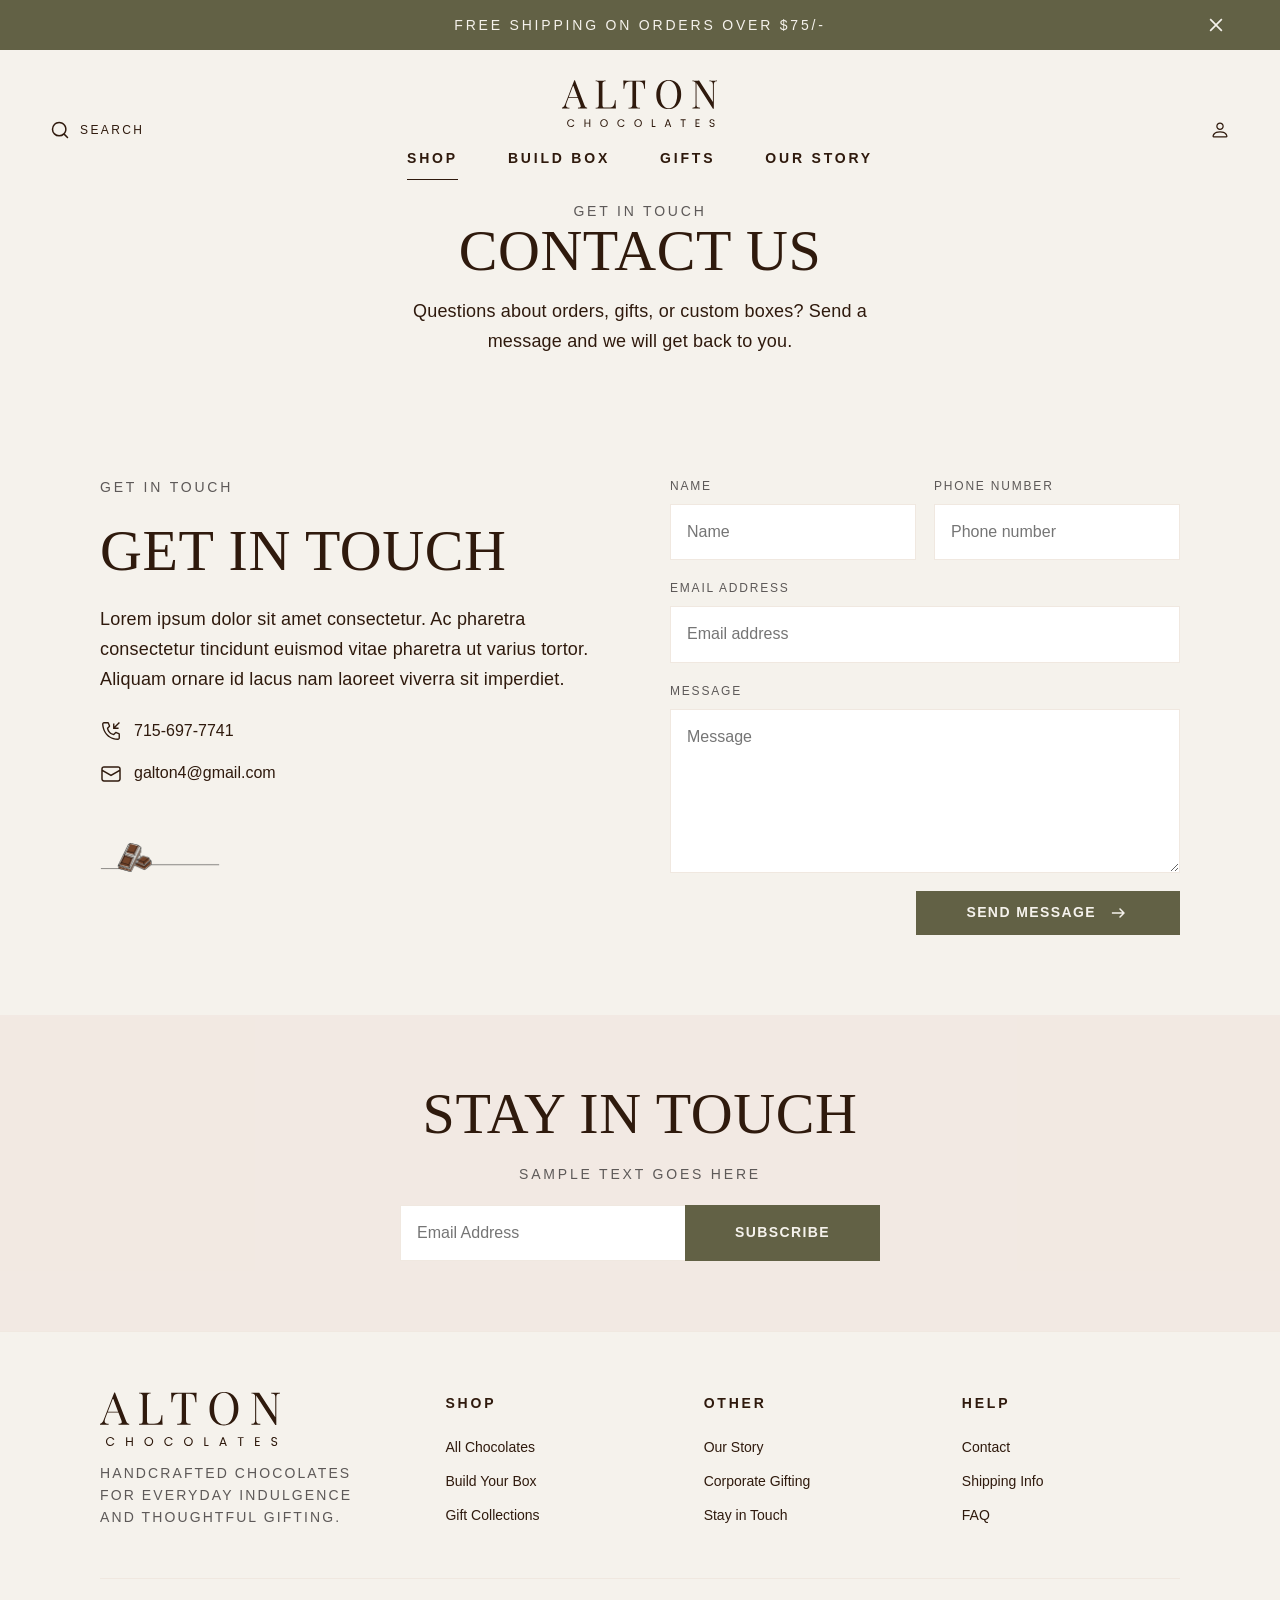
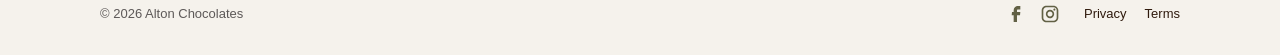
<file: preview/contact.html>
<!DOCTYPE html>
<html lang="en">
<head>
  <meta charset="UTF-8">
  <meta name="viewport" content="width=device-width, initial-scale=1.0">
  <title>Contact — Alton Chocolates</title>
  <link rel="stylesheet" href="site.css">
</head>
<body>
<div class="alton-site">

  <aside class="announcement-bar" data-announcement role="region" aria-label="Site announcement">
    <p class="announcement-bar__text">free shipping on orders over $75/-</p>
    <button type="button" class="announcement-bar__close" data-announcement-close aria-label="Dismiss announcement">
      <img src="../assets/icons/cancel.svg" alt="" width="20" height="20">
    </button>
  </aside>

  <header class="site-header" data-site-header>
    <div class="site-header__inner">
      <button type="button" class="site-header__search" data-search-open aria-label="Open search" aria-expanded="false" aria-controls="alton-search">
        <img src="../assets/icons/search.svg" alt="" width="20" height="20">
        <span>Search</span>
      </button>
      <div class="site-header__brand">
        <a class="site-header__logo" href="index.html" aria-label="Alton Chocolates">
          <img src="../assets/icons/logo.svg" alt="Alton Chocolates" width="155" height="47">
        </a>
        <nav class="site-nav site-header__desktop-nav" aria-label="Primary">
          <a href="shop.html" class="is-active">Shop</a>
          <a href="build-box.html">Build Box</a>
          <a href="gifts.html">Gifts</a>
          <a href="our-story.html">Our Story</a>
        </nav>
      </div>
      <div class="site-header__actions">
        <a class="site-header__account" href="#" aria-label="Account">
          <img src="../assets/icons/person.svg" alt="" width="20" height="20">
        </a>
        <button type="button" class="site-header__toggle" data-nav-toggle aria-expanded="false" aria-controls="mobile-nav" aria-label="Open menu">
          <span></span><span></span><span></span>
        </button>
      </div>
    </div>
    <nav class="mobile-nav" id="mobile-nav" data-mobile-nav hidden aria-label="Mobile">
      <a href="shop.html">Shop</a>
      <a href="build-box.html">Build Box</a>
      <a href="gifts.html">Gifts</a>
      <a href="our-story.html">Our Story</a>
    </nav>
  </header>

    <div class="alton-search" id="alton-search" data-search-panel hidden>
      <div class="alton-search__backdrop" data-search-close tabindex="-1" aria-hidden="true"></div>
      <div class="alton-search__panel" role="dialog" aria-modal="true" aria-labelledby="alton-search-title">
        <div class="alton-search__top">
          <h2 id="alton-search-title" class="heading-lg">Search</h2>
          <button type="button" class="alton-search__close" data-search-close aria-label="Close search">
            <img src="../assets/icons/cancel.svg" alt="" width="20" height="20">
          </button>
        </div>
        <form class="alton-search__form" data-search-form action="search.html" method="get" role="search">
          <label class="sr-only" for="alton-search-input">Search chocolates</label>
          <input id="alton-search-input" class="alton-search__input" data-search-input type="search" name="q" placeholder="Search bonbons, gifts, pages..." autocomplete="off">
          <button type="submit" class="btn btn--terracotta">Search</button>
        </form>
        <p class="alton-search__hint label" data-search-hint>Search you quiery with space</p>
        <div class="alton-search__results" data-search-results aria-live="polite"></div>
        <p class="alton-search__empty body-lg" data-search-empty hidden>No matches. Browse the <a href="shop.html">Shop</a> or <a href="gifts.html">Gifts</a>.</p>
      </div>
    </div>


  <main class="alton-main">
    <section class="contact-page-hero section" aria-labelledby="contact-page-heading">
      <div class="section-header">
        <p class="label">Get in touch</p>
        <h1 id="contact-page-heading" class="heading-lg">Contact Us</h1>
        <p class="body-lg" style="max-width: 560px; margin: 16px auto 0;">
          Questions about orders, gifts, or custom boxes? Send a message and we will get back to you.
        </p>
      </div>
    </section>
<section class="contact-section" id="contact" aria-labelledby="contact-heading">
  <div class="contact-section__info">
    <p class="label">Get in touch</p>
    <h2 id="contact-heading" class="heading-lg">Get in Touch</h2>
    <p class="body-lg">Lorem ipsum dolor sit amet consectetur. Ac pharetra consectetur tincidunt euismod vitae pharetra ut varius tortor. Aliquam ornare id lacus nam laoreet viverra sit imperdiet.</p>
    <div class="contact-details">
      <a href="tel:+17156977741">
        <img src="../assets/icons/phone.svg" alt="" width="22" height="22">
        715-697-7741
      </a>
      <a href="mailto:galton4@gmail.com">
        <img src="../assets/icons/email.svg" alt="" width="22" height="22">
        galton4@gmail.com
      </a>
    </div>
    <img class="contact-section__art" src="../assets/images/chocolate-illustration.png" alt="" width="120" height="80" loading="lazy">
  </div>

  <div class="contact-section__form">
    <form class="alton-form contact-form" data-alton-form="contact" action="mailto:galton4@gmail.com" method="post" enctype="text/plain">
      <div class="form-field">
        <label for="contact-name">Name</label>
        <input id="contact-name" name="name" type="text" required autocomplete="name" placeholder="Name">
      </div>
      <div class="form-field">
        <label for="contact-phone">Phone Number</label>
        <input id="contact-phone" name="phone" type="tel" autocomplete="tel" placeholder="Phone number">
      </div>
      <div class="form-field form-field--full">
        <label for="contact-email">Email Address</label>
        <input id="contact-email" name="email" type="email" required autocomplete="email" placeholder="Email address">
      </div>
      <div class="form-field form-field--full">
        <label for="contact-message">Message</label>
        <textarea id="contact-message" name="message" rows="5" required placeholder="Message"></textarea>
      </div>
      <div class="form-actions">
        <button type="submit" class="btn btn--olive">
          Send Message
          <img src="../assets/icons/arrow-right.svg" alt="" width="24" height="24">
        </button>
      </div>
      <p class="form-status" data-form-status hidden role="status" aria-live="polite"></p>
    </form>

    <div class="sqs-form-slot" data-sqs-form-slot>
      
    </div>
  </div>
</section>

<section class="newsletter" id="newsletter" aria-labelledby="newsletter-heading">
  <div class="newsletter__inner">
    <h2 id="newsletter-heading" class="heading-lg">Stay in Touch</h2>
    <p class="label">Sample text goes here</p>

    <form class="newsletter-form" data-alton-form="newsletter" action="mailto:galton4@gmail.com" method="post" enctype="text/plain">
      <label for="newsletter-email" class="sr-only">Email Address</label>
      <input id="newsletter-email" name="email" type="email" placeholder="Email Address" required autocomplete="email">
      <button type="submit" class="btn btn--olive">Subscribe</button>
      <p class="form-status" data-form-status hidden role="status" aria-live="polite"></p>
    </form>

    <div class="sqs-form-slot newsletter-form-wrap" data-sqs-form-slot>
      <squarespace:block-field id="newsletterForm" columns="12" label="Optional: replace fallback with Squarespace Newsletter / Form Block" />
    </div>
  </div>
</section>

</main>

  <footer class="site-footer" role="contentinfo">
    <div class="site-footer__top">
      <div class="site-footer__brand">
        <a href="index.html" aria-label="Alton Chocolates"><img class="site-footer__brand-logo" src="../assets/icons/logo.svg" alt="Alton Chocolates" width="180" height="54"></a>
        <p class="site-footer__brand-text">Handcrafted chocolates for everyday indulgence and thoughtful gifting.</p>
      </div>
      <div><h2 class="site-footer__col-title">Shop</h2><nav class="site-footer__links" aria-label="Shop links"><a href="shop.html">All Chocolates</a><a href="build-box.html">Build Your Box</a><a href="gifts.html">Gift Collections</a></nav></div>
      <div><h2 class="site-footer__col-title">Other</h2><nav class="site-footer__links" aria-label="Other links"><a href="our-story.html">Our Story</a><a href="gifts.html">Corporate Gifting</a><a href="#newsletter">Stay in Touch</a></nav></div>
      <div><h2 class="site-footer__col-title">Help</h2><nav class="site-footer__links" aria-label="Help links"><a href="#contact">Contact</a><a href="#">Shipping Info</a><a href="#">FAQ</a></nav></div>
    </div>
    <div class="site-footer__bottom">
      <p class="site-footer__copy">© 2026 Alton Chocolates</p>
      <div class="site-footer__meta">
        <div class="site-footer__social"><a href="#" aria-label="Facebook"><img src="../assets/icons/facebook.svg" alt="" width="20" height="20"></a><a href="#" aria-label="Instagram"><img src="../assets/icons/instagram.svg" alt="" width="20" height="20"></a></div>
        <nav class="site-footer__legal" aria-label="Legal"><a href="#">Privacy</a><a href="#">Terms</a></nav>
      </div>
    </div>
  </footer>

</div>

  
    <div class="alton-order" id="alton-order" data-order-modal hidden>
      <div class="alton-order__backdrop" data-order-close tabindex="-1" aria-hidden="true"></div>
      <div class="alton-order__panel" role="dialog" aria-modal="true" aria-labelledby="alton-order-title">
        <div class="alton-order__top">
          <h2 id="alton-order-title" class="heading-lg">Place Your Order</h2>
          <button type="button" class="alton-order__close" data-order-close aria-label="Close order form">
            <img src="../assets/icons/cancel.svg" alt="" width="20" height="20">
          </button>
        </div>
        <p class="alton-order__summary body-lg" data-order-summary></p>
        <form class="alton-order__form" data-order-form novalidate>
          <input type="hidden" name="product" data-order-product>
          <input type="hidden" name="qty" data-order-qty>
          <input type="hidden" name="unit_price" data-order-unit>
          <input type="hidden" name="total" data-order-total>
          <div class="form-field">
            <label for="order-name">Full name</label>
            <input id="order-name" name="name" type="text" required autocomplete="name" placeholder="Your name">
          </div>
          <div class="form-field">
            <label for="order-email">Email</label>
            <input id="order-email" name="email" type="email" required autocomplete="email" placeholder="you@email.com">
          </div>
          <div class="form-field">
            <label for="order-phone">Phone</label>
            <input id="order-phone" name="phone" type="tel" required autocomplete="tel" placeholder="Phone number">
          </div>
          <div class="form-field form-field--full">
            <label for="order-address">Delivery address</label>
            <textarea id="order-address" name="address" required autocomplete="street-address" placeholder="Street, city, postal code" rows="3"></textarea>
          </div>
          <div class="form-field form-field--full">
            <label for="order-notes">Order notes <span>(optional)</span></label>
            <textarea id="order-notes" name="notes" placeholder="Allergies, gift message, preferred delivery time" rows="3"></textarea>
          </div>
          <div class="form-actions form-field--full">
            <button type="submit" class="btn btn--terracotta">Submit Order</button>
          </div>
          <p class="form-status" data-form-status hidden></p>
        </form>
      </div>
    </div>

    <div class="alton-thanks" id="alton-thanks" data-thanks hidden>
    <div class="alton-thanks__backdrop" data-thanks-close></div>
    <div class="alton-thanks__card" role="alertdialog" aria-modal="true" aria-labelledby="alton-thanks-title">
      <div class="alton-thanks__icon" aria-hidden="true">
        <svg class="alton-thanks__check" viewBox="0 0 52 52" width="72" height="72">
          <circle class="alton-thanks__circle" cx="26" cy="26" r="24" fill="none"/>
          <path class="alton-thanks__tick" fill="none" d="M14.1 27.2l7.1 7.2 16.7-16.8"/>
        </svg>
      </div>
      <h2 id="alton-thanks-title" class="heading-lg">Thank You</h2>
      <p class="body-lg" data-thanks-message>Your message has been received. We will get back to you soon.</p>
      <button type="button" class="btn btn--olive" data-thanks-close>Continue</button>
    </div>
  </div>

  <script src="../scripts/site.js"></script>
</body>
</file>
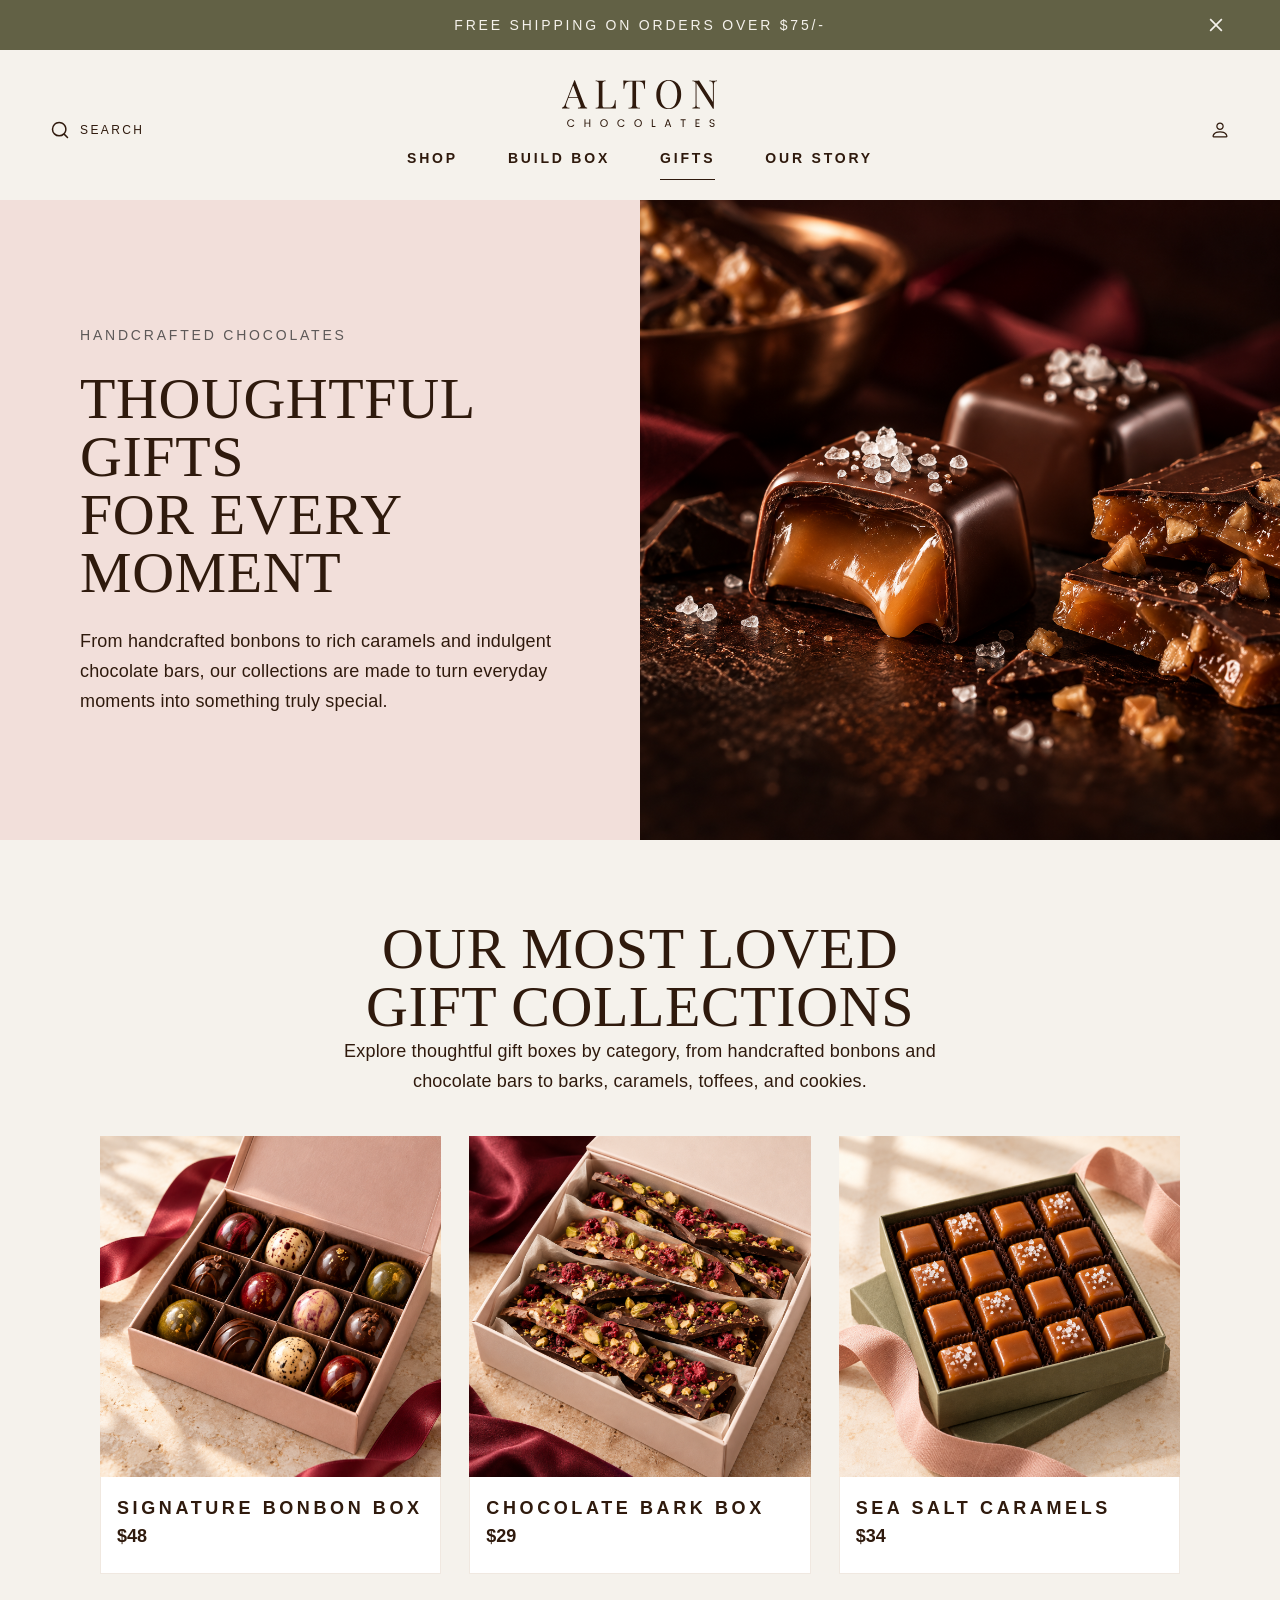
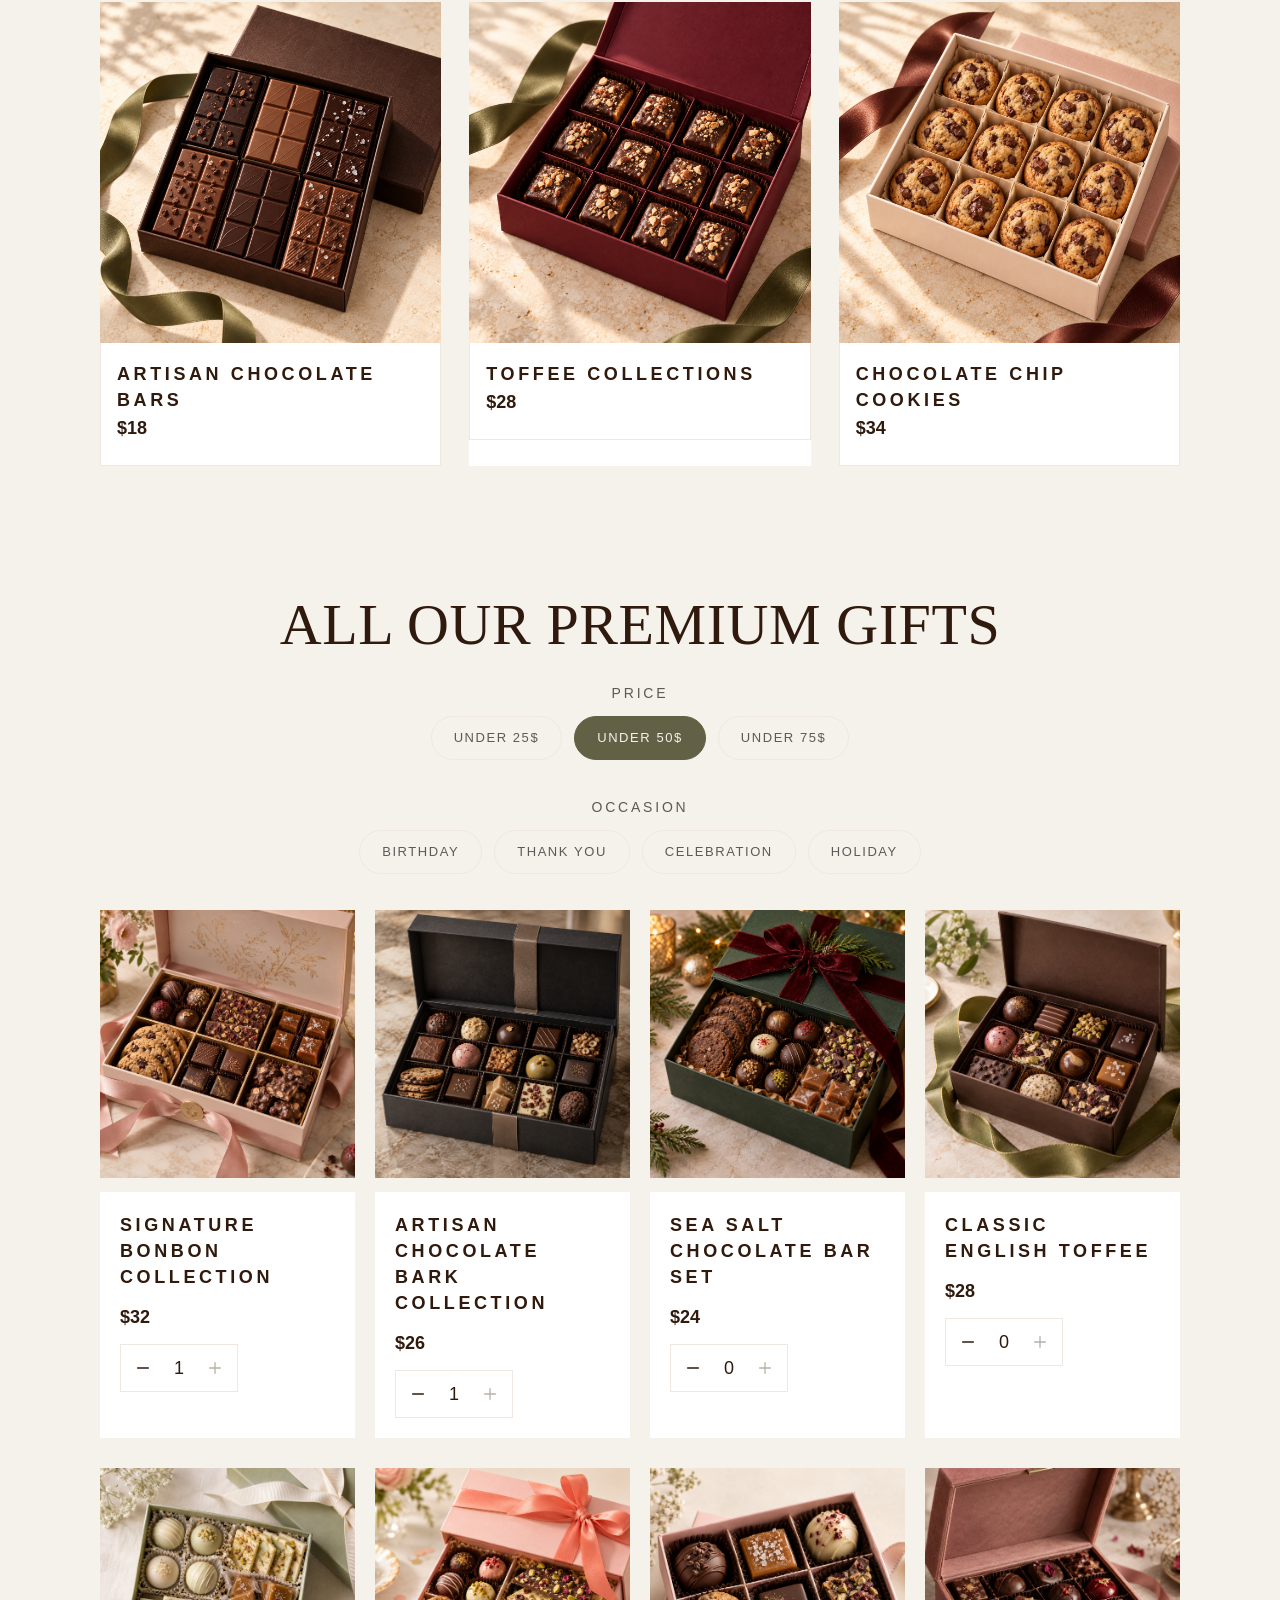
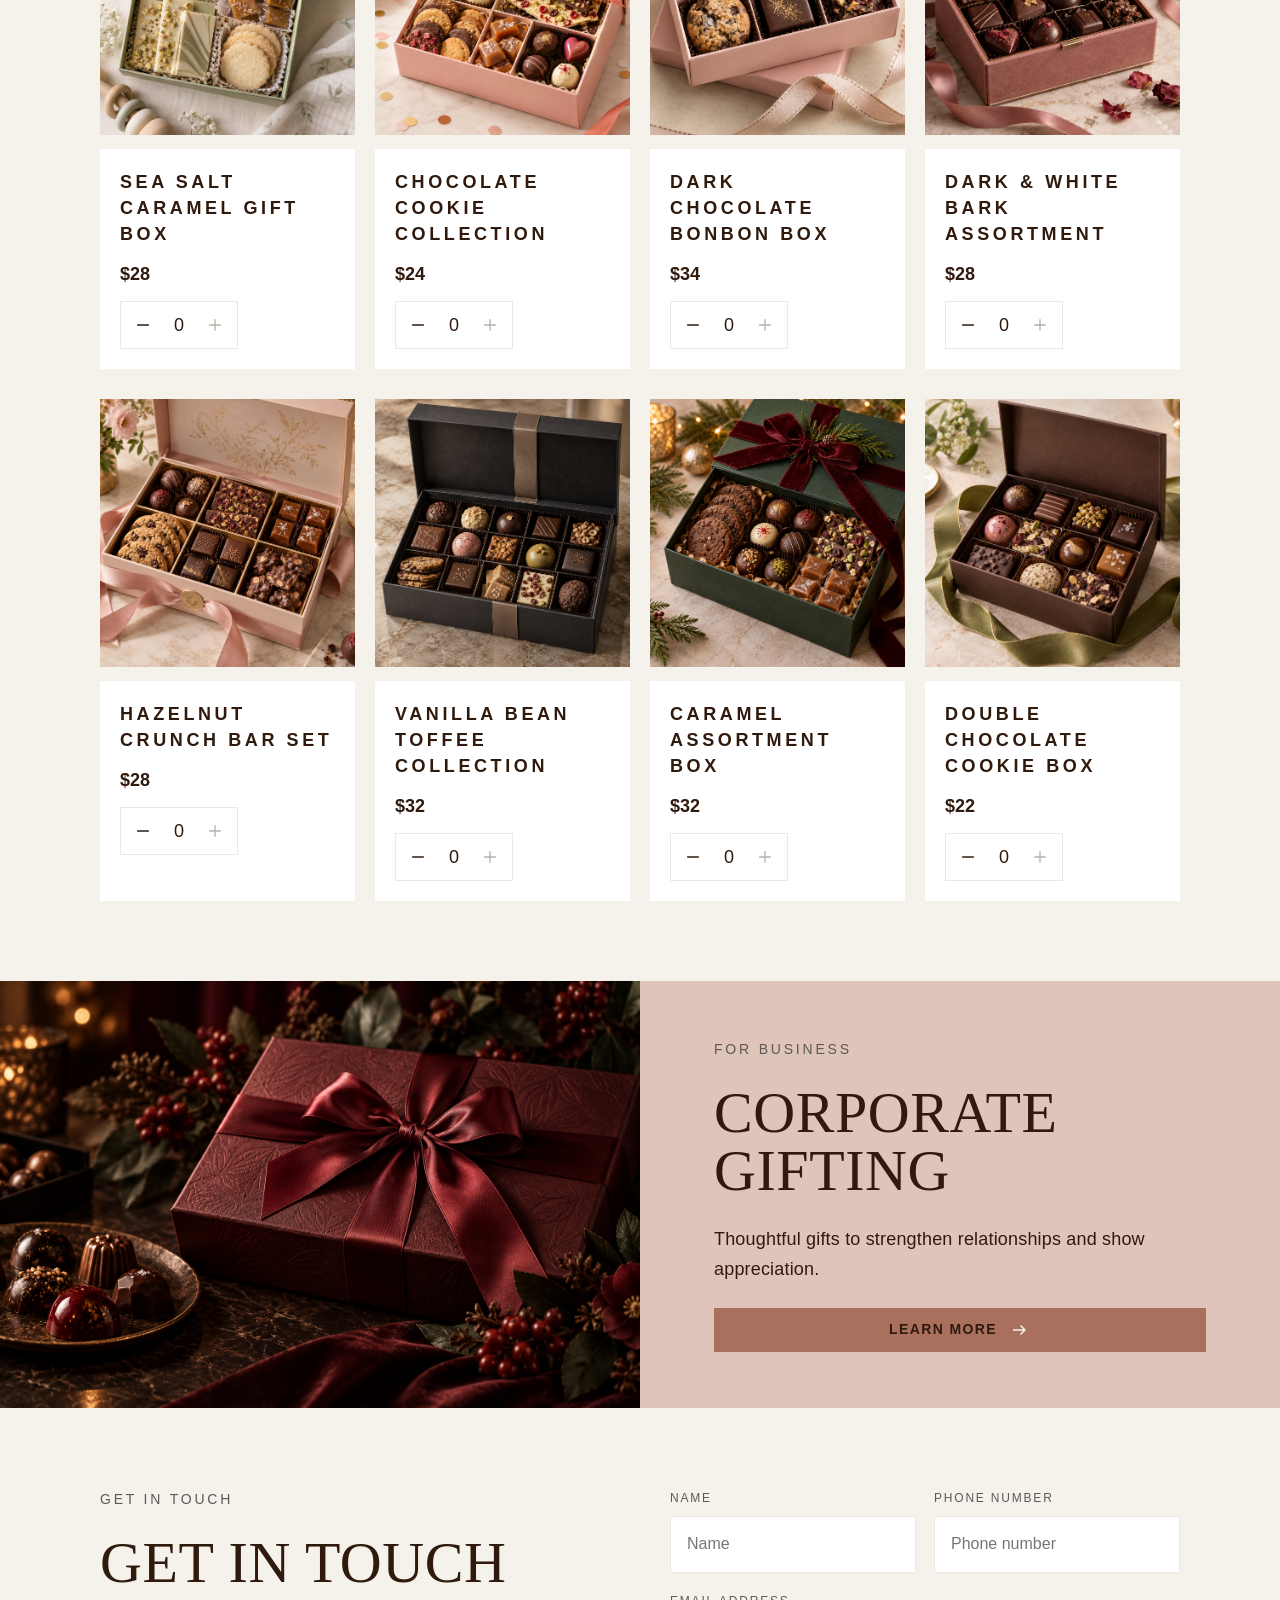
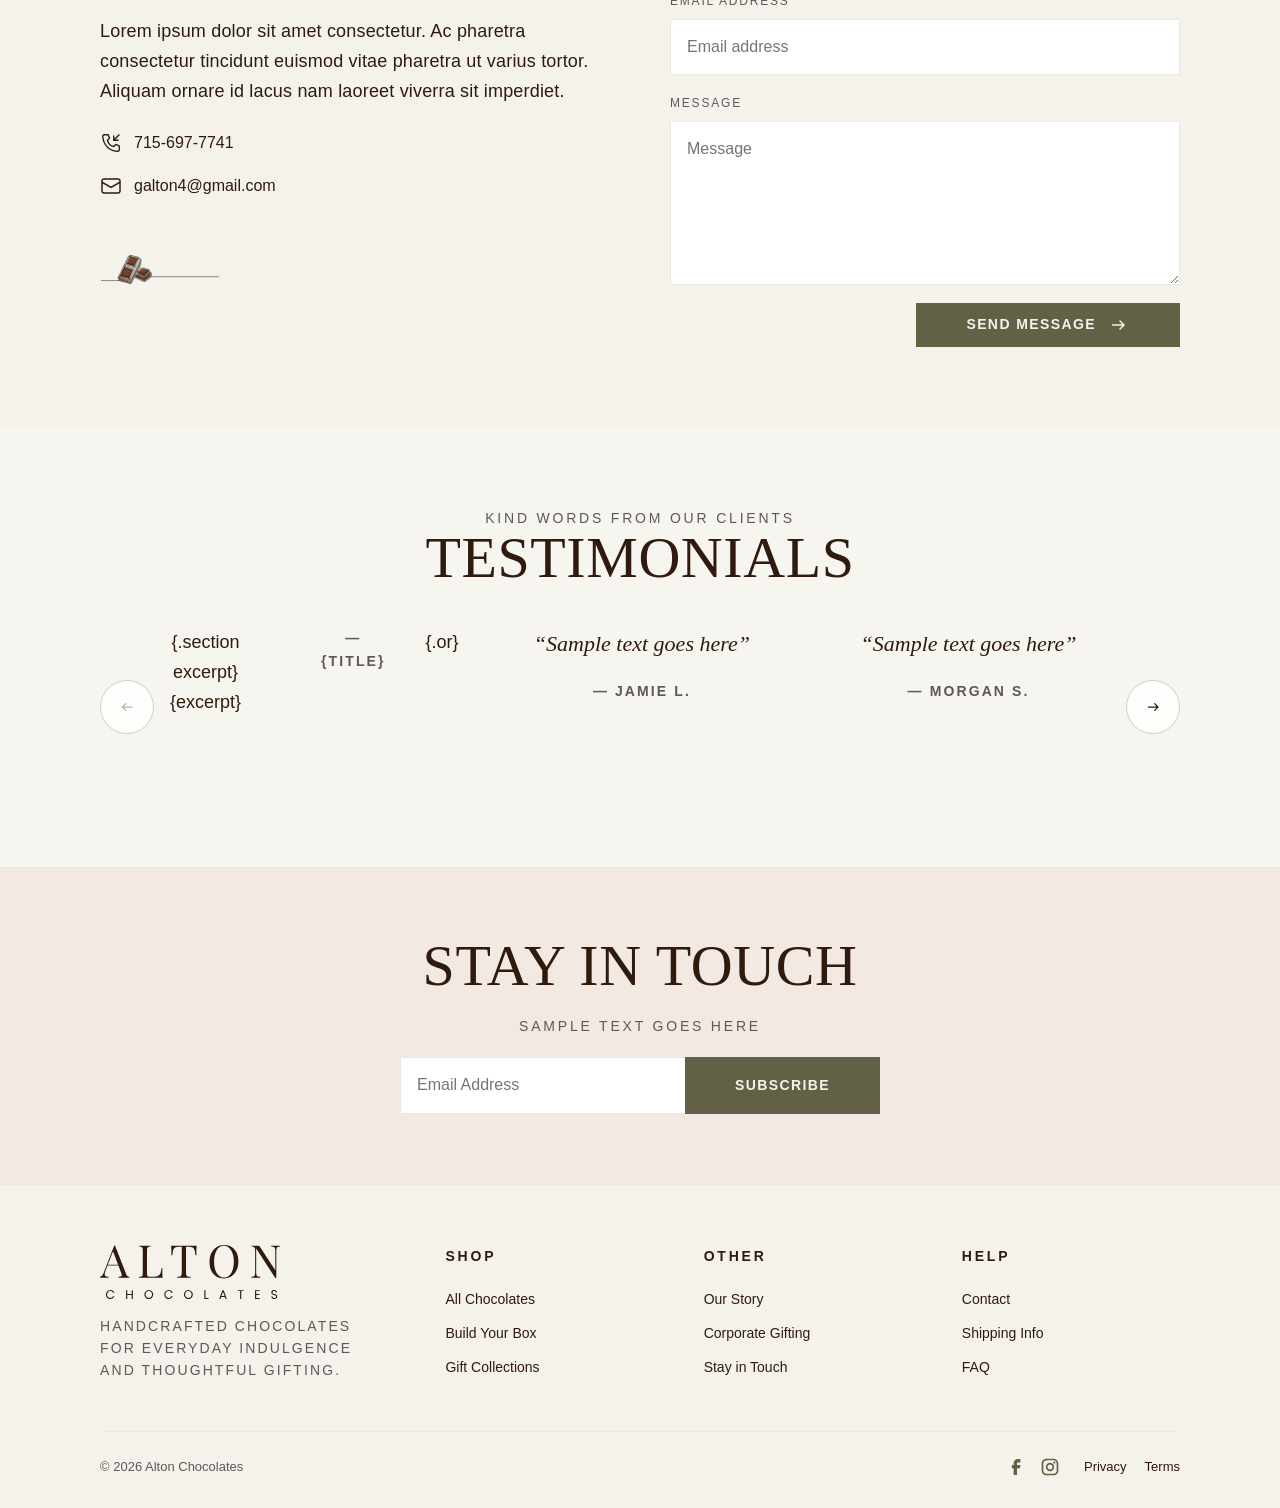
<file: preview/gifts.html>
<!DOCTYPE html>
<html lang="en">
<head>
  <meta charset="UTF-8">
  <meta name="viewport" content="width=device-width, initial-scale=1.0">
  <title>Gifts — Alton Chocolates</title>
  <link rel="stylesheet" href="site.css">
</head>
<body>
<div class="alton-site">

  <aside class="announcement-bar" data-announcement role="region" aria-label="Site announcement">
    <p class="announcement-bar__text">free shipping on orders over $75/-</p>
    <button type="button" class="announcement-bar__close" data-announcement-close aria-label="Dismiss announcement">
      <img src="../assets/icons/cancel.svg" alt="" width="20" height="20">
    </button>
  </aside>

  <header class="site-header" data-site-header>
    <div class="site-header__inner">
      <button type="button" class="site-header__search" data-search-open aria-label="Open search" aria-expanded="false" aria-controls="alton-search">
        <img src="../assets/icons/search.svg" alt="" width="20" height="20">
        <span>Search</span>
      </button>
      <div class="site-header__brand">
        <a class="site-header__logo" href="index.html" aria-label="Alton Chocolates">
          <img src="../assets/icons/logo.svg" alt="Alton Chocolates" width="155" height="47">
        </a>
        <nav class="site-nav site-header__desktop-nav" aria-label="Primary">
          <a href="shop.html">Shop</a>
          <a href="build-box.html">Build Box</a>
          <a href="gifts.html" class="is-active">Gifts</a>
          <a href="our-story.html">Our Story</a>
        </nav>
      </div>
      <div class="site-header__actions">
        <a class="site-header__account" href="#" aria-label="Account"><img src="../assets/icons/person.svg" alt="" width="20" height="20"></a>
        <button type="button" class="site-header__toggle" data-nav-toggle aria-expanded="false" aria-controls="mobile-nav" aria-label="Open menu"><span></span><span></span><span></span></button>
      </div>
    </div>
    <nav class="mobile-nav" id="mobile-nav" data-mobile-nav hidden aria-label="Mobile">
      <a href="shop.html">Shop</a><a href="build-box.html">Build Box</a><a href="gifts.html">Gifts</a><a href="our-story.html">Our Story</a>
    </nav>
  </header>

    <div class="alton-search" id="alton-search" data-search-panel hidden>
      <div class="alton-search__backdrop" data-search-close tabindex="-1" aria-hidden="true"></div>
      <div class="alton-search__panel" role="dialog" aria-modal="true" aria-labelledby="alton-search-title">
        <div class="alton-search__top">
          <h2 id="alton-search-title" class="heading-lg">Search</h2>
          <button type="button" class="alton-search__close" data-search-close aria-label="Close search">
            <img src="../assets/icons/cancel.svg" alt="" width="20" height="20">
          </button>
        </div>
        <form class="alton-search__form" data-search-form action="search.html" method="get" role="search">
          <label class="sr-only" for="alton-search-input">Search chocolates</label>
          <input id="alton-search-input" class="alton-search__input" data-search-input type="search" name="q" placeholder="Search bonbons, gifts, pages..." autocomplete="off">
          <button type="submit" class="btn btn--terracotta">Search</button>
        </form>
        <p class="alton-search__hint label" data-search-hint>Search you quiery with space</p>
        <div class="alton-search__results" data-search-results aria-live="polite"></div>
        <p class="alton-search__empty body-lg" data-search-empty hidden>No matches. Browse the <a href="shop.html">Shop</a> or <a href="gifts.html">Gifts</a>.</p>
      </div>
    </div>


  <main class="alton-main">

    
<!-- Gifts page — Figma 537:259 / Gift.pdf -->

<section class="gifts-hero" aria-labelledby="gifts-hero-heading">
  <div class="gifts-hero__content">
    <p class="label">Handcrafted chocolates</p>
    <h1 id="gifts-hero-heading" class="heading-lg">Thoughtful Gifts<br>for Every Moment</h1>
    <p class="body-lg">From handcrafted bonbons to rich caramels and indulgent chocolate bars, our collections are made to turn everyday moments into something truly special.</p>
  </div>
  <div class="gifts-hero__media">
    <img src="../assets/images/gifts-hero.png" alt="Gourmet chocolate with caramel filling" loading="eager">
  </div>
</section>

<section class="gifts-collections" aria-labelledby="gift-collections-heading">
  <div class="gifts-collections__intro">
    <h2 id="gift-collections-heading" class="heading-lg">Our Most Loved Gift Collections</h2>
    <p class="body-lg" style="margin-top: 16px;">Explore thoughtful gift boxes by category, from handcrafted bonbons and chocolate bars to barks, caramels, toffees, and cookies.</p>
  </div>
  <div class="gifts-collections__grid">
    <article class="gift-collection-card">
      <div class="gift-collection-card__image"><img src="../assets/images/gift-coll-1.png" alt="Signature Bonbon Box" loading="lazy"></div>
      <div class="gift-collection-card__body">
        <h3 class="product-title">Signature Bonbon Box</h3>
        <p class="product-card__price">$48</p>
      </div>
    </article>
    <article class="gift-collection-card">
      <div class="gift-collection-card__image"><img src="../assets/images/gift-coll-2.png" alt="Chocolate Bark Box" loading="lazy"></div>
      <div class="gift-collection-card__body">
        <h3 class="product-title">Chocolate Bark Box</h3>
        <p class="product-card__price">$29</p>
      </div>
    </article>
    <article class="gift-collection-card">
      <div class="gift-collection-card__image"><img src="../assets/images/gift-coll-3.png" alt="Sea Salt Caramels" loading="lazy"></div>
      <div class="gift-collection-card__body">
        <h3 class="product-title">Sea Salt Caramels</h3>
        <p class="product-card__price">$34</p>
      </div>
    </article>
    <article class="gift-collection-card">
      <div class="gift-collection-card__image"><img src="../assets/images/gift-coll-4.png" alt="Artisan Chocolate Bars" loading="lazy"></div>
      <div class="gift-collection-card__body">
        <h3 class="product-title">Artisan Chocolate Bars</h3>
        <p class="product-card__price">$18</p>
      </div>
    </article>
    <article class="gift-collection-card">
      <div class="gift-collection-card__image"><img src="../assets/images/gift-coll-5.png" alt="Toffee Collections" loading="lazy"></div>
      <div class="gift-collection-card__body">
        <h3 class="product-title">Toffee Collections</h3>
        <p class="product-card__price">$28</p>
      </div>
    </article>
    <article class="gift-collection-card">
      <div class="gift-collection-card__image"><img src="../assets/images/gift-coll-6.png" alt="Chocolate Chip Cookies" loading="lazy"></div>
      <div class="gift-collection-card__body">
        <h3 class="product-title">Chocolate Chip Cookies</h3>
        <p class="product-card__price">$34</p>
      </div>
    </article>
  </div>
  <div style="margin-top: 30px;">
    <squarespace:block-field id="giftsCollections" columns="12" label="Gift Collections Summary / Products" />
  </div>
</section>

<section class="gifts-catalog" aria-labelledby="premium-gifts-heading">
  <h2 id="premium-gifts-heading" class="heading-lg">All Our Premium Gifts</h2>

  <div class="filter-pills" style="margin-top: 28px;" aria-label="Price filters">
    <span class="label" style="width: 100%; margin-bottom: 4px;">Price</span>
    <button type="button" class="filter-pill" data-gift-filter="under-25">Under 25$</button>
    <button type="button" class="filter-pill is-active" data-gift-filter="under-50">Under 50$</button>
    <button type="button" class="filter-pill" data-gift-filter="under-75">Under 75$</button>
  </div>
  <div class="filter-pills" aria-label="Occasion filters">
    <span class="label" style="width: 100%; margin-bottom: 4px;">Occasion</span>
    <button type="button" class="filter-pill" data-gift-filter="birthday">Birthday</button>
    <button type="button" class="filter-pill" data-gift-filter="thank-you">Thank You</button>
    <button type="button" class="filter-pill" data-gift-filter="celebration">Celebration</button>
    <button type="button" class="filter-pill" data-gift-filter="holiday">Holiday</button>
  </div>

  <div class="product-grid">
    <article class="product-card" data-gift-card data-price="32">
      <div class="product-card__image"><img src="../assets/images/gift-prod-1.png" alt="Signature Bonbon Collection" loading="lazy"></div>
      <div class="product-card__meta">
        <h3 class="product-title">Signature Bonbon Collection</h3>
        <p class="product-card__price">$32</p>
        <div class="qty-control" data-qty>
          <button type="button" data-qty-minus aria-label="Decrease"><img src="../assets/icons/minus.svg" alt="" width="16" height="16"></button>
          <span class="qty-control__value" data-qty-value>1</span>
          <button type="button" data-qty-plus aria-label="Increase"><img src="../assets/icons/plus.svg" alt="" width="16" height="16"></button>
        </div>
      </div>
    </article>
    <article class="product-card" data-gift-card data-price="26">
      <div class="product-card__image"><img src="../assets/images/gift-prod-2.png" alt="Artisan Chocolate Bark Collection" loading="lazy"></div>
      <div class="product-card__meta">
        <h3 class="product-title">Artisan Chocolate Bark Collection</h3>
        <p class="product-card__price">$26</p>
        <div class="qty-control" data-qty>
          <button type="button" data-qty-minus aria-label="Decrease"><img src="../assets/icons/minus.svg" alt="" width="16" height="16"></button>
          <span class="qty-control__value" data-qty-value>1</span>
          <button type="button" data-qty-plus aria-label="Increase"><img src="../assets/icons/plus.svg" alt="" width="16" height="16"></button>
        </div>
      </div>
    </article>
    <article class="product-card" data-gift-card data-price="24">
      <div class="product-card__image"><img src="../assets/images/gift-prod-3.png" alt="Sea Salt Chocolate Bar Set" loading="lazy"></div>
      <div class="product-card__meta">
        <h3 class="product-title">Sea Salt Chocolate Bar Set</h3>
        <p class="product-card__price">$24</p>
        <div class="qty-control" data-qty>
          <button type="button" data-qty-minus aria-label="Decrease"><img src="../assets/icons/minus.svg" alt="" width="16" height="16"></button>
          <span class="qty-control__value" data-qty-value>0</span>
          <button type="button" data-qty-plus aria-label="Increase"><img src="../assets/icons/plus.svg" alt="" width="16" height="16"></button>
        </div>
      </div>
    </article>
    <article class="product-card" data-gift-card data-price="28">
      <div class="product-card__image"><img src="../assets/images/gift-prod-4.png" alt="Classic English Toffee" loading="lazy"></div>
      <div class="product-card__meta">
        <h3 class="product-title">Classic English Toffee</h3>
        <p class="product-card__price">$28</p>
        <div class="qty-control" data-qty>
          <button type="button" data-qty-minus aria-label="Decrease"><img src="../assets/icons/minus.svg" alt="" width="16" height="16"></button>
          <span class="qty-control__value" data-qty-value>0</span>
          <button type="button" data-qty-plus aria-label="Increase"><img src="../assets/icons/plus.svg" alt="" width="16" height="16"></button>
        </div>
      </div>
    </article>
    <article class="product-card" data-gift-card data-price="28">
      <div class="product-card__image"><img src="../assets/images/gift-prod-5.png" alt="Sea Salt Caramel Gift Box" loading="lazy"></div>
      <div class="product-card__meta">
        <h3 class="product-title">Sea Salt Caramel Gift Box</h3>
        <p class="product-card__price">$28</p>
        <div class="qty-control" data-qty>
          <button type="button" data-qty-minus aria-label="Decrease"><img src="../assets/icons/minus.svg" alt="" width="16" height="16"></button>
          <span class="qty-control__value" data-qty-value>0</span>
          <button type="button" data-qty-plus aria-label="Increase"><img src="../assets/icons/plus.svg" alt="" width="16" height="16"></button>
        </div>
      </div>
    </article>
    <article class="product-card" data-gift-card data-price="24">
      <div class="product-card__image"><img src="../assets/images/gift-prod-6.png" alt="Chocolate Cookie Collection" loading="lazy"></div>
      <div class="product-card__meta">
        <h3 class="product-title">Chocolate Cookie Collection</h3>
        <p class="product-card__price">$24</p>
        <div class="qty-control" data-qty>
          <button type="button" data-qty-minus aria-label="Decrease"><img src="../assets/icons/minus.svg" alt="" width="16" height="16"></button>
          <span class="qty-control__value" data-qty-value>0</span>
          <button type="button" data-qty-plus aria-label="Increase"><img src="../assets/icons/plus.svg" alt="" width="16" height="16"></button>
        </div>
      </div>
    </article>
    <article class="product-card" data-gift-card data-price="34">
      <div class="product-card__image"><img src="../assets/images/gift-prod-7.png" alt="Dark Chocolate Bonbon Box" loading="lazy"></div>
      <div class="product-card__meta">
        <h3 class="product-title">Dark Chocolate Bonbon Box</h3>
        <p class="product-card__price">$34</p>
        <div class="qty-control" data-qty>
          <button type="button" data-qty-minus aria-label="Decrease"><img src="../assets/icons/minus.svg" alt="" width="16" height="16"></button>
          <span class="qty-control__value" data-qty-value>0</span>
          <button type="button" data-qty-plus aria-label="Increase"><img src="../assets/icons/plus.svg" alt="" width="16" height="16"></button>
        </div>
      </div>
    </article>
    <article class="product-card" data-gift-card data-price="28">
      <div class="product-card__image"><img src="../assets/images/gift-prod-8.png" alt="Dark &amp; White Bark Assortment" loading="lazy"></div>
      <div class="product-card__meta">
        <h3 class="product-title">Dark &amp; White Bark Assortment</h3>
        <p class="product-card__price">$28</p>
        <div class="qty-control" data-qty>
          <button type="button" data-qty-minus aria-label="Decrease"><img src="../assets/icons/minus.svg" alt="" width="16" height="16"></button>
          <span class="qty-control__value" data-qty-value>0</span>
          <button type="button" data-qty-plus aria-label="Increase"><img src="../assets/icons/plus.svg" alt="" width="16" height="16"></button>
        </div>
      </div>
    </article>
    <article class="product-card" data-gift-card data-price="28">
      <div class="product-card__image"><img src="../assets/images/gift-prod-1.png" alt="Hazelnut Crunch Bar Set" loading="lazy"></div>
      <div class="product-card__meta">
        <h3 class="product-title">Hazelnut Crunch Bar Set</h3>
        <p class="product-card__price">$28</p>
        <div class="qty-control" data-qty>
          <button type="button" data-qty-minus aria-label="Decrease"><img src="../assets/icons/minus.svg" alt="" width="16" height="16"></button>
          <span class="qty-control__value" data-qty-value>0</span>
          <button type="button" data-qty-plus aria-label="Increase"><img src="../assets/icons/plus.svg" alt="" width="16" height="16"></button>
        </div>
      </div>
    </article>
    <article class="product-card" data-gift-card data-price="32">
      <div class="product-card__image"><img src="../assets/images/gift-prod-2.png" alt="Vanilla Bean Toffee Collection" loading="lazy"></div>
      <div class="product-card__meta">
        <h3 class="product-title">Vanilla Bean Toffee Collection</h3>
        <p class="product-card__price">$32</p>
        <div class="qty-control" data-qty>
          <button type="button" data-qty-minus aria-label="Decrease"><img src="../assets/icons/minus.svg" alt="" width="16" height="16"></button>
          <span class="qty-control__value" data-qty-value>0</span>
          <button type="button" data-qty-plus aria-label="Increase"><img src="../assets/icons/plus.svg" alt="" width="16" height="16"></button>
        </div>
      </div>
    </article>
    <article class="product-card" data-gift-card data-price="32">
      <div class="product-card__image"><img src="../assets/images/gift-prod-3.png" alt="Caramel Assortment Box" loading="lazy"></div>
      <div class="product-card__meta">
        <h3 class="product-title">Caramel Assortment Box</h3>
        <p class="product-card__price">$32</p>
        <div class="qty-control" data-qty>
          <button type="button" data-qty-minus aria-label="Decrease"><img src="../assets/icons/minus.svg" alt="" width="16" height="16"></button>
          <span class="qty-control__value" data-qty-value>0</span>
          <button type="button" data-qty-plus aria-label="Increase"><img src="../assets/icons/plus.svg" alt="" width="16" height="16"></button>
        </div>
      </div>
    </article>
    <article class="product-card" data-gift-card data-price="22">
      <div class="product-card__image"><img src="../assets/images/gift-prod-4.png" alt="Double Chocolate Cookie Box" loading="lazy"></div>
      <div class="product-card__meta">
        <h3 class="product-title">Double Chocolate Cookie Box</h3>
        <p class="product-card__price">$22</p>
        <div class="qty-control" data-qty>
          <button type="button" data-qty-minus aria-label="Decrease"><img src="../assets/icons/minus.svg" alt="" width="16" height="16"></button>
          <span class="qty-control__value" data-qty-value>0</span>
          <button type="button" data-qty-plus aria-label="Increase"><img src="../assets/icons/plus.svg" alt="" width="16" height="16"></button>
        </div>
      </div>
    </article>
  </div>
  
</section>

<section class="corporate-cta" aria-labelledby="corporate-heading">
  <div class="corporate-cta__media">
    <img src="../assets/images/corporate-gifting.png" alt="Corporate gift box with red ribbon" loading="lazy">
  </div>
  <div class="corporate-cta__content">
    <p class="label">For Business</p>
    <h2 id="corporate-heading" class="heading-lg">Corporate Gifting</h2>
    <p class="body-lg">Thoughtful gifts to strengthen relationships and show appreciation.</p>
    <a class="btn btn--terracotta" href="#contact">
      Learn More
      <img src="../assets/icons/arrow-right.svg" alt="" width="24" height="24">
    </a>
  </div>
</section>

    

    <section class="contact-section" id="contact" aria-labelledby="contact-heading">
  <div class="contact-section__info">
    <p class="label">Get in touch</p>
    <h2 id="contact-heading" class="heading-lg">Get in Touch</h2>
    <p class="body-lg">Lorem ipsum dolor sit amet consectetur. Ac pharetra consectetur tincidunt euismod vitae pharetra ut varius tortor. Aliquam ornare id lacus nam laoreet viverra sit imperdiet.</p>
    <div class="contact-details">
      <a href="tel:+17156977741">
        <img src="../assets/icons/phone.svg" alt="" width="22" height="22">
        715-697-7741
      </a>
      <a href="mailto:galton4@gmail.com">
        <img src="../assets/icons/email.svg" alt="" width="22" height="22">
        galton4@gmail.com
      </a>
    </div>
    <img class="contact-section__art" src="../assets/images/chocolate-illustration.png" alt="" width="120" height="80" loading="lazy">
  </div>

  <div class="contact-section__form">
    <form class="alton-form contact-form" data-alton-form="contact" action="mailto:galton4@gmail.com" method="post" enctype="text/plain">
      <div class="form-field">
        <label for="contact-name">Name</label>
        <input id="contact-name" name="name" type="text" required autocomplete="name" placeholder="Name">
      </div>
      <div class="form-field">
        <label for="contact-phone">Phone Number</label>
        <input id="contact-phone" name="phone" type="tel" autocomplete="tel" placeholder="Phone number">
      </div>
      <div class="form-field form-field--full">
        <label for="contact-email">Email Address</label>
        <input id="contact-email" name="email" type="email" required autocomplete="email" placeholder="Email address">
      </div>
      <div class="form-field form-field--full">
        <label for="contact-message">Message</label>
        <textarea id="contact-message" name="message" rows="5" required placeholder="Message"></textarea>
      </div>
      <div class="form-actions">
        <button type="submit" class="btn btn--olive">
          Send Message
          <img src="../assets/icons/arrow-right.svg" alt="" width="24" height="24">
        </button>
      </div>
      <p class="form-status" data-form-status hidden role="status" aria-live="polite"></p>
    </form>

    <div class="sqs-form-slot" data-sqs-form-slot>
      
    </div>
  </div>
</section>


    <section class="testimonials" aria-labelledby="testimonials-heading" data-testimonials>
  <p class="label">Kind words from our clients</p>
  <h2 id="testimonials-heading" class="heading-lg">Testimonials</h2>

  <div class="testimonials__slider">
    <button type="button" class="testimonials__nav testimonials__nav--prev" data-testimonials-prev aria-label="Previous testimonials">
      <img src="../assets/icons/arrow-left.svg" alt="" width="20" height="20">
    </button>

    <div class="testimonials__viewport">
      <div class="testimonials__track" data-testimonials-track>
        
                  {.section excerpt}{excerpt}
                
              </p>
              <p class="testimonial-card__name">— {title}</p>
            </article>
          
        {.or}
          <article class="testimonial-card">
            <p class="testimonial-card__quote">“Sample text goes here”</p>
            <p class="testimonial-card__name">— Jamie L.</p>
          </article>
          <article class="testimonial-card">
            <p class="testimonial-card__quote">“Sample text goes here”</p>
            <p class="testimonial-card__name">— Morgan S.</p>
          </article>
          <article class="testimonial-card">
            <p class="testimonial-card__quote">“Sample text goes here”</p>
            <p class="testimonial-card__name">— Riley T.</p>
          </article>
          <article class="testimonial-card">
            <p class="testimonial-card__quote">“Every box feels like a celebration.”</p>
            <p class="testimonial-card__name">— Avery K.</p>
          </article>
          <article class="testimonial-card">
            <p class="testimonial-card__quote">“The bonbons are pure artistry.”</p>
            <p class="testimonial-card__name">— Sam P.</p>
          </article>
          <article class="testimonial-card">
            <p class="testimonial-card__quote">“Our go-to gift for every occasion.”</p>
            <p class="testimonial-card__name">— Jordan M.</p>
          </article>
        
      </div>
    </div>

    <button type="button" class="testimonials__nav testimonials__nav--next" data-testimonials-next aria-label="Next testimonials">
      <img src="../assets/icons/arrow-right-dark.svg" alt="" width="20" height="20">
    </button>
  </div>
</section>

    <section class="newsletter" id="newsletter" aria-labelledby="newsletter-heading">
  <div class="newsletter__inner">
    <h2 id="newsletter-heading" class="heading-lg">Stay in Touch</h2>
    <p class="label">Sample text goes here</p>

    <form class="newsletter-form" data-alton-form="newsletter" action="mailto:galton4@gmail.com" method="post" enctype="text/plain">
      <label for="newsletter-email" class="sr-only">Email Address</label>
      <input id="newsletter-email" name="email" type="email" placeholder="Email Address" required autocomplete="email">
      <button type="submit" class="btn btn--olive">Subscribe</button>
      <p class="form-status" data-form-status hidden role="status" aria-live="polite"></p>
    </form>

    <div class="sqs-form-slot newsletter-form-wrap" data-sqs-form-slot>
      <squarespace:block-field id="newsletterForm" columns="12" label="Optional: replace fallback with Squarespace Newsletter / Form Block" />
    </div>
  </div>
</section>


  </main>

  <footer class="site-footer" role="contentinfo">
    <div class="site-footer__top">
      <div class="site-footer__brand">
        <a href="index.html" aria-label="Alton Chocolates"><img class="site-footer__brand-logo" src="../assets/icons/logo.svg" alt="Alton Chocolates" width="180" height="54"></a>
        <p class="site-footer__brand-text">Handcrafted chocolates for everyday indulgence and thoughtful gifting.</p>
      </div>
      <div><h2 class="site-footer__col-title">Shop</h2><nav class="site-footer__links" aria-label="Shop links"><a href="shop.html">All Chocolates</a><a href="build-box.html">Build Your Box</a><a href="gifts.html">Gift Collections</a></nav></div>
      <div><h2 class="site-footer__col-title">Other</h2><nav class="site-footer__links" aria-label="Other links"><a href="our-story.html">Our Story</a><a href="gifts.html">Corporate Gifting</a><a href="#newsletter">Stay in Touch</a></nav></div>
      <div><h2 class="site-footer__col-title">Help</h2><nav class="site-footer__links" aria-label="Help links"><a href="#contact">Contact</a><a href="#">Shipping Info</a><a href="#">FAQ</a></nav></div>
    </div>
    <div class="site-footer__bottom">
      <p class="site-footer__copy">© 2026 Alton Chocolates</p>
      <div class="site-footer__meta">
        <div class="site-footer__social"><a href="#" aria-label="Facebook"><img src="../assets/icons/facebook.svg" alt="" width="20" height="20"></a><a href="#" aria-label="Instagram"><img src="../assets/icons/instagram.svg" alt="" width="20" height="20"></a></div>
        <nav class="site-footer__legal" aria-label="Legal"><a href="#">Privacy</a><a href="#">Terms</a></nav>
      </div>
    </div>
  </footer>

</div>

  
    <div class="alton-order" id="alton-order" data-order-modal hidden>
      <div class="alton-order__backdrop" data-order-close tabindex="-1" aria-hidden="true"></div>
      <div class="alton-order__panel" role="dialog" aria-modal="true" aria-labelledby="alton-order-title">
        <div class="alton-order__top">
          <h2 id="alton-order-title" class="heading-lg">Place Your Order</h2>
          <button type="button" class="alton-order__close" data-order-close aria-label="Close order form">
            <img src="../assets/icons/cancel.svg" alt="" width="20" height="20">
          </button>
        </div>
        <p class="alton-order__summary body-lg" data-order-summary></p>
        <form class="alton-order__form" data-order-form novalidate>
          <input type="hidden" name="product" data-order-product>
          <input type="hidden" name="qty" data-order-qty>
          <input type="hidden" name="unit_price" data-order-unit>
          <input type="hidden" name="total" data-order-total>
          <div class="form-field">
            <label for="order-name">Full name</label>
            <input id="order-name" name="name" type="text" required autocomplete="name" placeholder="Your name">
          </div>
          <div class="form-field">
            <label for="order-email">Email</label>
            <input id="order-email" name="email" type="email" required autocomplete="email" placeholder="you@email.com">
          </div>
          <div class="form-field">
            <label for="order-phone">Phone</label>
            <input id="order-phone" name="phone" type="tel" required autocomplete="tel" placeholder="Phone number">
          </div>
          <div class="form-field form-field--full">
            <label for="order-address">Delivery address</label>
            <textarea id="order-address" name="address" required autocomplete="street-address" placeholder="Street, city, postal code" rows="3"></textarea>
          </div>
          <div class="form-field form-field--full">
            <label for="order-notes">Order notes <span>(optional)</span></label>
            <textarea id="order-notes" name="notes" placeholder="Allergies, gift message, preferred delivery time" rows="3"></textarea>
          </div>
          <div class="form-actions form-field--full">
            <button type="submit" class="btn btn--terracotta">Submit Order</button>
          </div>
          <p class="form-status" data-form-status hidden></p>
        </form>
      </div>
    </div>

    <div class="alton-thanks" id="alton-thanks" data-thanks hidden>
    <div class="alton-thanks__backdrop" data-thanks-close></div>
    <div class="alton-thanks__card" role="alertdialog" aria-modal="true" aria-labelledby="alton-thanks-title">
      <div class="alton-thanks__icon" aria-hidden="true">
        <svg class="alton-thanks__check" viewBox="0 0 52 52" width="72" height="72">
          <circle class="alton-thanks__circle" cx="26" cy="26" r="24" fill="none"/>
          <path class="alton-thanks__tick" fill="none" d="M14.1 27.2l7.1 7.2 16.7-16.8"/>
        </svg>
      </div>
      <h2 id="alton-thanks-title" class="heading-lg">Thank You</h2>
      <p class="body-lg" data-thanks-message>Your message has been received. We will get back to you soon.</p>
      <button type="button" class="btn btn--olive" data-thanks-close>Continue</button>
    </div>
  </div>

  <script src="../scripts/site.js"></script>
</body>
</html>
</file>
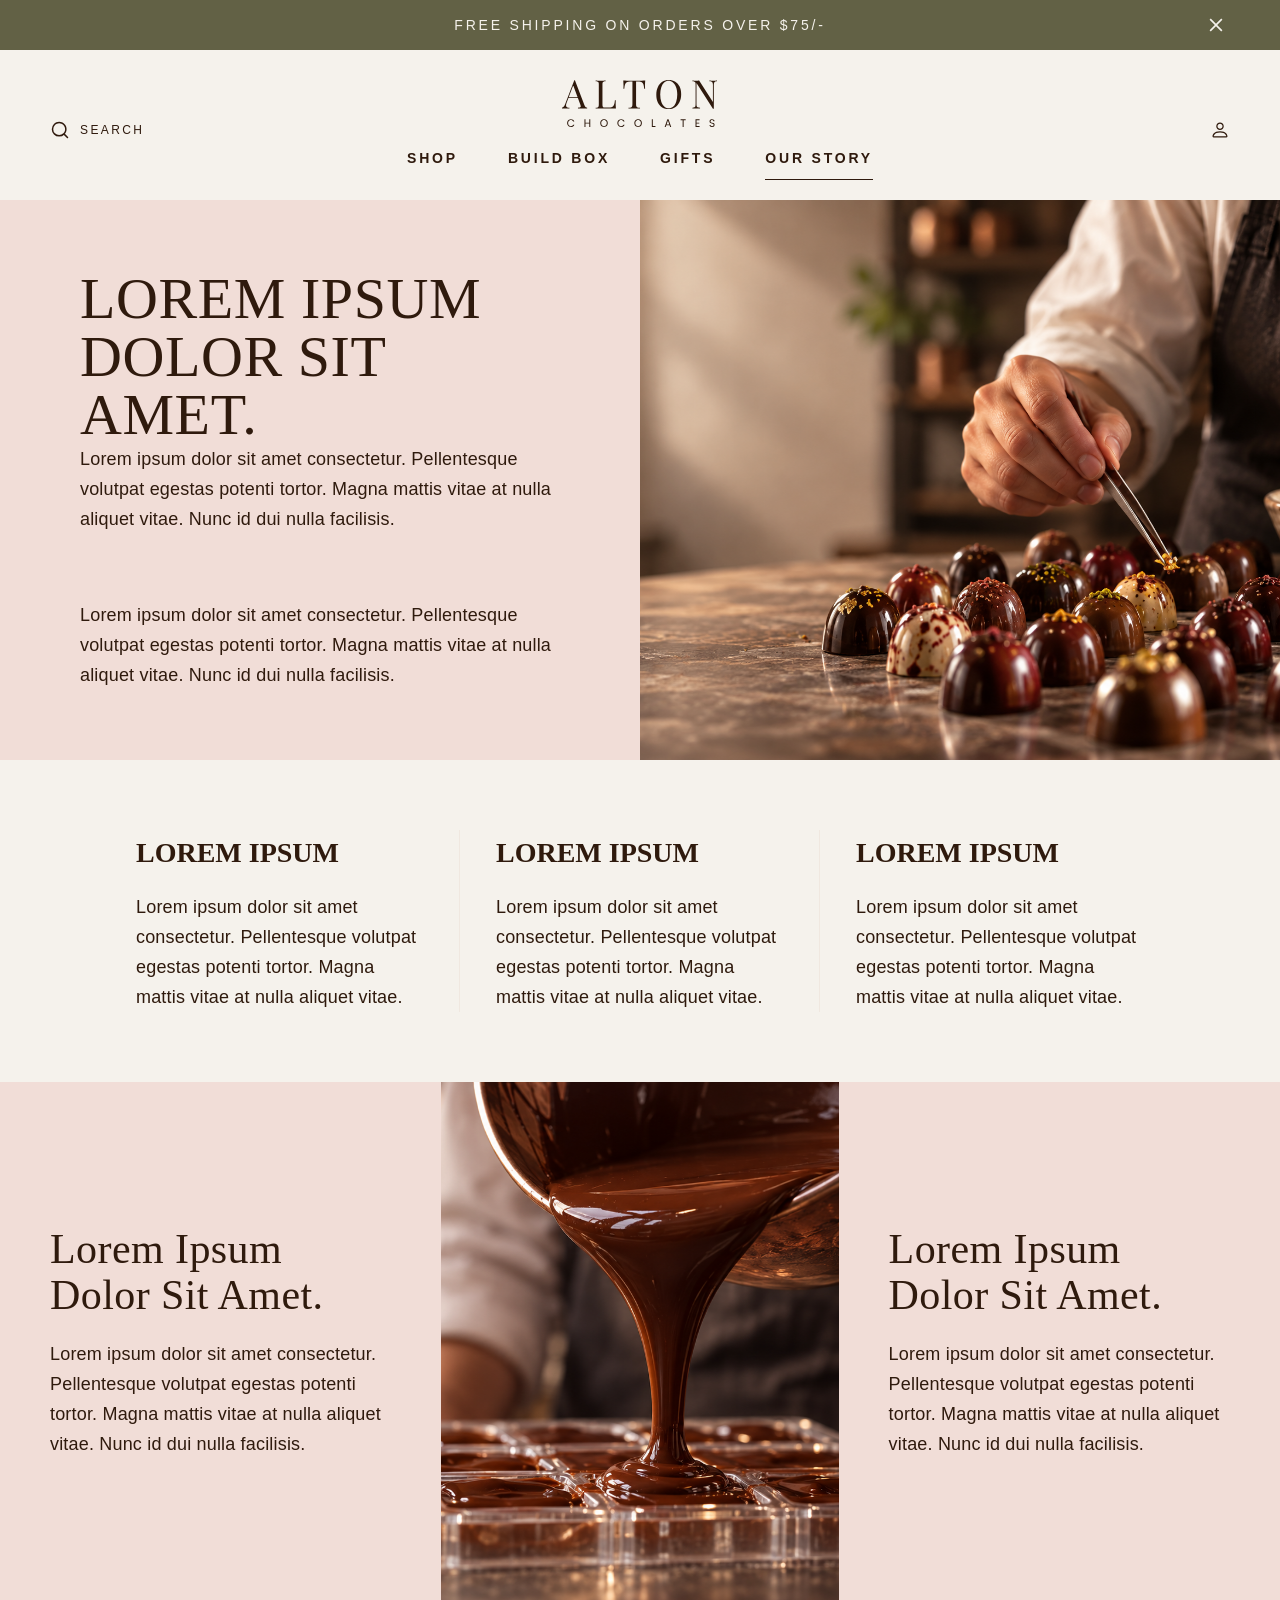
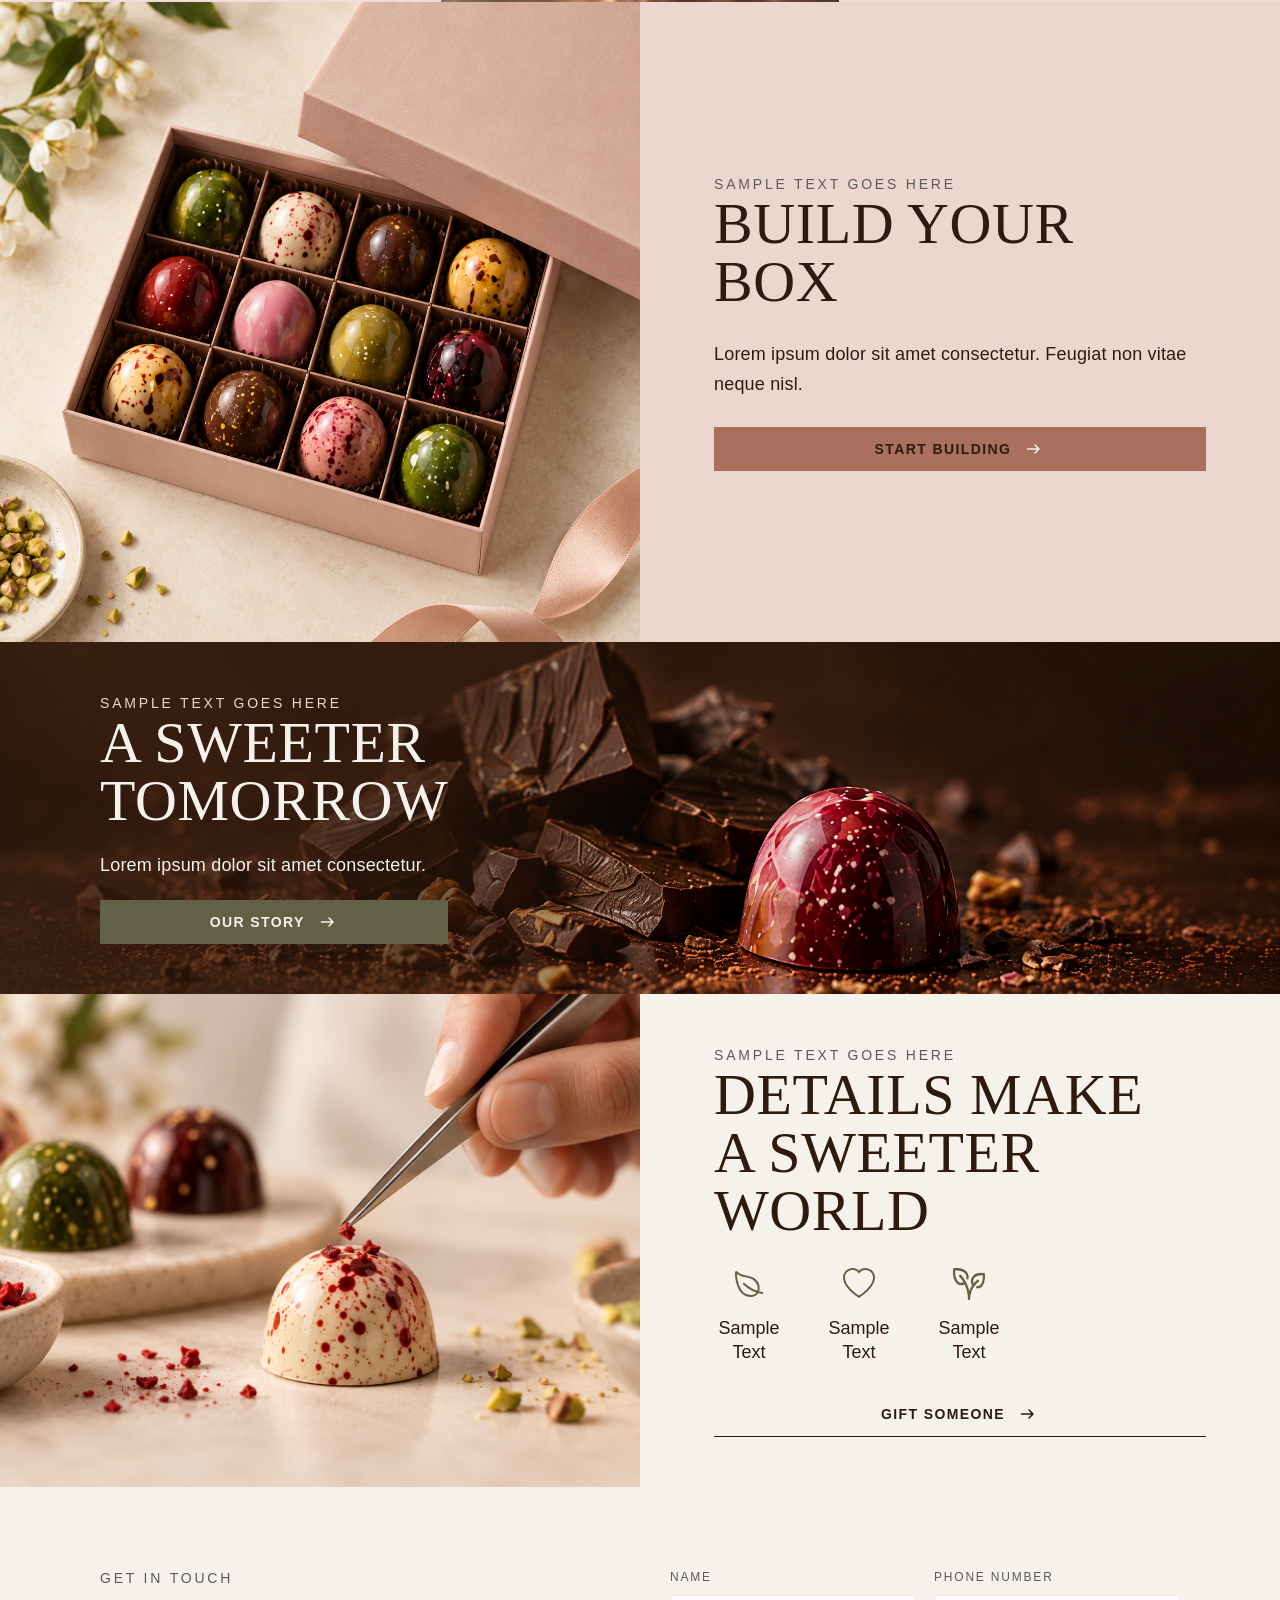
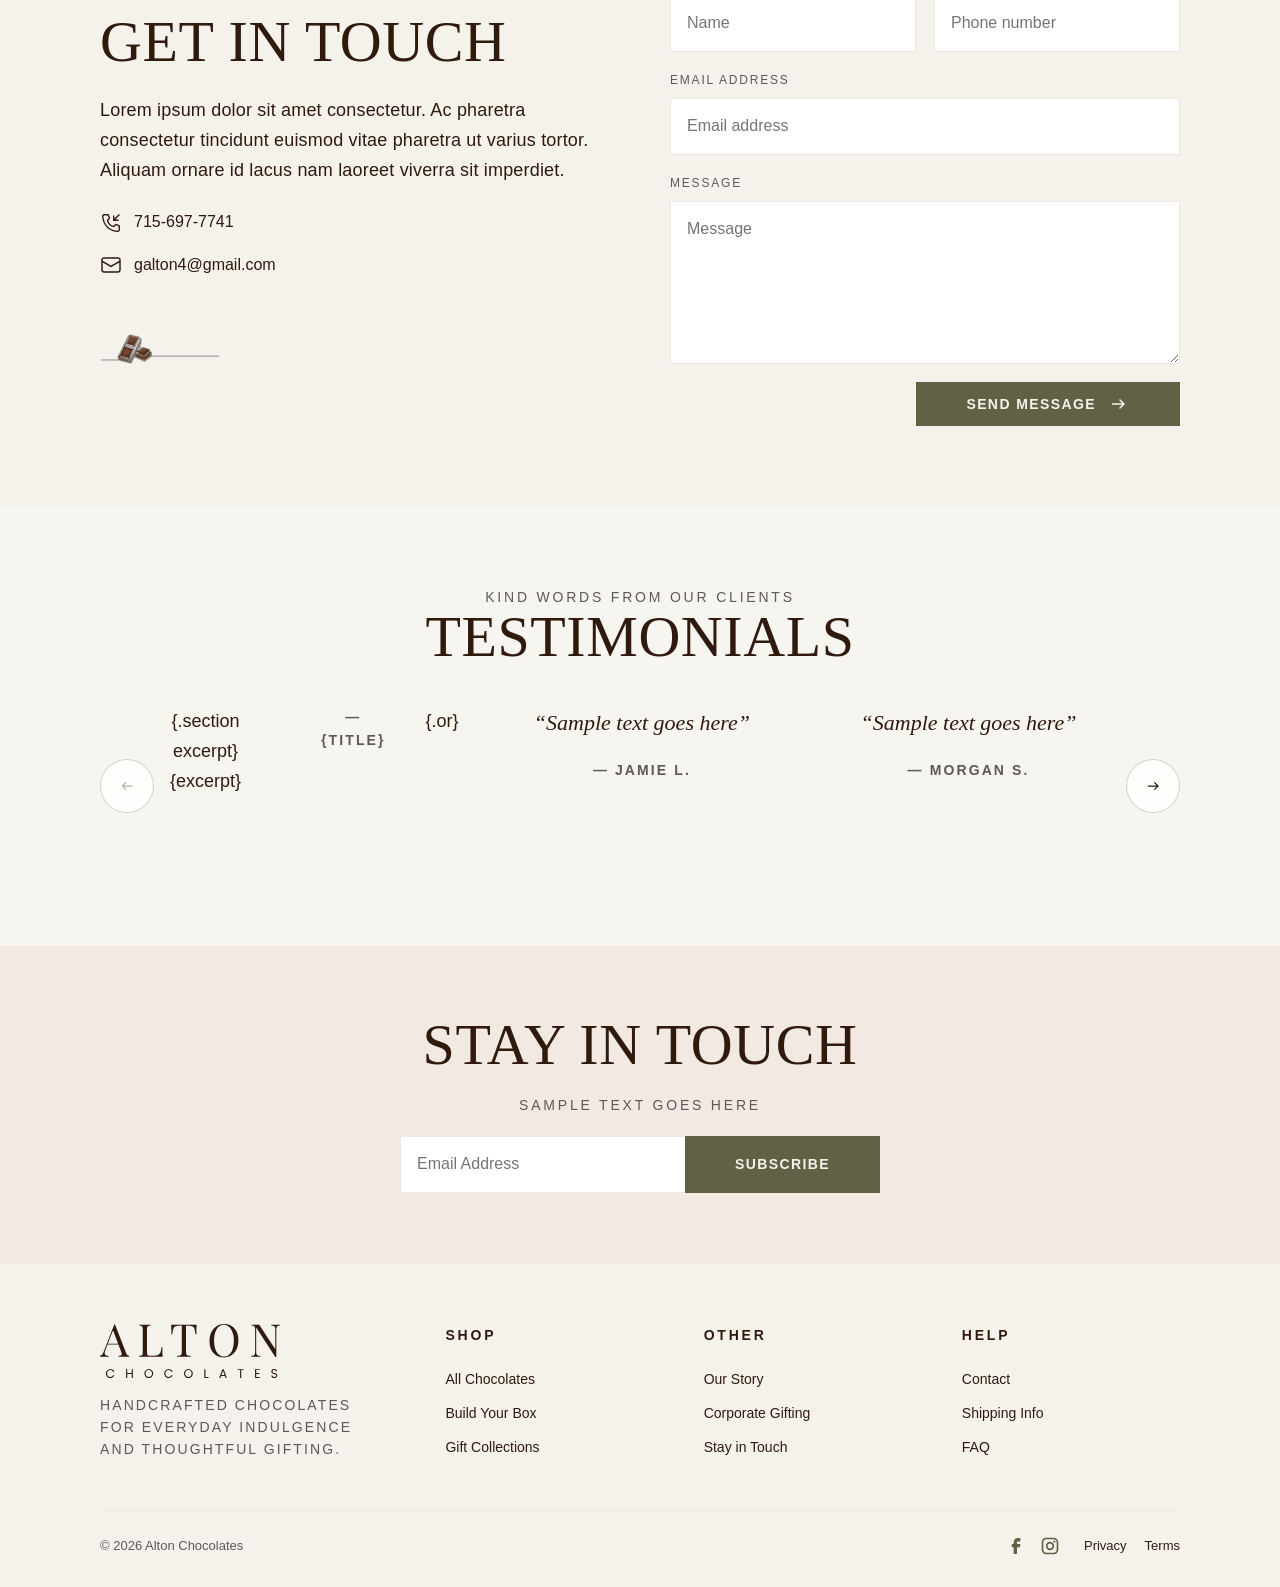
<file: preview/our-story.html>
<!DOCTYPE html>
<html lang="en">
<head>
  <meta charset="UTF-8">
  <meta name="viewport" content="width=device-width, initial-scale=1.0">
  <title>Our Story — Alton Chocolates</title>
  <link rel="stylesheet" href="site.css">
</head>
<body>
<div class="alton-site">

  <aside class="announcement-bar" data-announcement role="region" aria-label="Site announcement">
    <p class="announcement-bar__text">free shipping on orders over $75/-</p>
    <button type="button" class="announcement-bar__close" data-announcement-close aria-label="Dismiss announcement">
      <img src="../assets/icons/cancel.svg" alt="" width="20" height="20">
    </button>
  </aside>

  <header class="site-header" data-site-header>
    <div class="site-header__inner">
      <button type="button" class="site-header__search" data-search-open aria-label="Open search" aria-expanded="false" aria-controls="alton-search">
        <img src="../assets/icons/search.svg" alt="" width="20" height="20">
        <span>Search</span>
      </button>
      <div class="site-header__brand">
        <a class="site-header__logo" href="index.html" aria-label="Alton Chocolates">
          <img src="../assets/icons/logo.svg" alt="Alton Chocolates" width="155" height="47">
        </a>
        <nav class="site-nav site-header__desktop-nav" aria-label="Primary">
          <a href="shop.html">Shop</a>
          <a href="build-box.html">Build Box</a>
          <a href="gifts.html">Gifts</a>
          <a href="our-story.html" class="is-active">Our Story</a>
        </nav>
      </div>
      <div class="site-header__actions">
        <a class="site-header__account" href="#" aria-label="Account"><img src="../assets/icons/person.svg" alt="" width="20" height="20"></a>
        <button type="button" class="site-header__toggle" data-nav-toggle aria-expanded="false" aria-controls="mobile-nav" aria-label="Open menu"><span></span><span></span><span></span></button>
      </div>
    </div>
    <nav class="mobile-nav" id="mobile-nav" data-mobile-nav hidden aria-label="Mobile">
      <a href="shop.html">Shop</a><a href="build-box.html">Build Box</a><a href="gifts.html">Gifts</a><a href="our-story.html">Our Story</a>
    </nav>
  </header>

    <div class="alton-search" id="alton-search" data-search-panel hidden>
      <div class="alton-search__backdrop" data-search-close tabindex="-1" aria-hidden="true"></div>
      <div class="alton-search__panel" role="dialog" aria-modal="true" aria-labelledby="alton-search-title">
        <div class="alton-search__top">
          <h2 id="alton-search-title" class="heading-lg">Search</h2>
          <button type="button" class="alton-search__close" data-search-close aria-label="Close search">
            <img src="../assets/icons/cancel.svg" alt="" width="20" height="20">
          </button>
        </div>
        <form class="alton-search__form" data-search-form action="search.html" method="get" role="search">
          <label class="sr-only" for="alton-search-input">Search chocolates</label>
          <input id="alton-search-input" class="alton-search__input" data-search-input type="search" name="q" placeholder="Search bonbons, gifts, pages..." autocomplete="off">
          <button type="submit" class="btn btn--terracotta">Search</button>
        </form>
        <p class="alton-search__hint label" data-search-hint>Search you quiery with space</p>
        <div class="alton-search__results" data-search-results aria-live="polite"></div>
        <p class="alton-search__empty body-lg" data-search-empty hidden>No matches. Browse the <a href="shop.html">Shop</a> or <a href="gifts.html">Gifts</a>.</p>
      </div>
    </div>


  <main class="alton-main">

    
<!-- Our Story page — Figma 538:890 / Our Story.pdf -->

<section class="story-hero" aria-labelledby="story-hero-heading">
  <div class="story-hero__content">
    <div>
      <h1 id="story-hero-heading" class="heading-lg">Lorem Ipsum<br>Dolor Sit Amet.</h1>
      <p class="body-lg" style="margin-top: 24px;">Lorem ipsum dolor sit amet consectetur. Pellentesque volutpat egestas potenti tortor. Magna mattis vitae at nulla aliquet vitae. Nunc id dui nulla facilisis.</p>
    </div>
    <p class="body-lg">Lorem ipsum dolor sit amet consectetur. Pellentesque volutpat egestas potenti tortor. Magna mattis vitae at nulla aliquet vitae. Nunc id dui nulla facilisis.</p>
  </div>
  <div class="story-hero__media">
    <img src="../assets/images/story-hero.png" alt="Pastry chef decorating bonbons" loading="eager">
  </div>
</section>

<section class="story-features" aria-label="Brand pillars">
  <article class="story-feature">
    <h3>Lorem Ipsum</h3>
    <p class="body-lg">Lorem ipsum dolor sit amet consectetur. Pellentesque volutpat egestas potenti tortor. Magna mattis vitae at nulla aliquet vitae.</p>
  </article>
  <article class="story-feature">
    <h3>Lorem Ipsum</h3>
    <p class="body-lg">Lorem ipsum dolor sit amet consectetur. Pellentesque volutpat egestas potenti tortor. Magna mattis vitae at nulla aliquet vitae.</p>
  </article>
  <article class="story-feature">
    <h3>Lorem Ipsum</h3>
    <p class="body-lg">Lorem ipsum dolor sit amet consectetur. Pellentesque volutpat egestas potenti tortor. Magna mattis vitae at nulla aliquet vitae.</p>
  </article>
</section>

<section class="story-triptych" aria-label="Our craft">
  <div class="story-triptych__text">
    <h2 class="heading-md">Lorem Ipsum<br>Dolor Sit Amet.</h2>
    <p class="body-lg">Lorem ipsum dolor sit amet consectetur. Pellentesque volutpat egestas potenti tortor. Magna mattis vitae at nulla aliquet vitae. Nunc id dui nulla facilisis.</p>
  </div>
  <div class="story-triptych__media">
    <img src="../assets/images/story-pour.png" alt="Pouring tempered chocolate" loading="lazy">
  </div>
  <div class="story-triptych__text">
    <h2 class="heading-md">Lorem Ipsum<br>Dolor Sit Amet.</h2>
    <p class="body-lg">Lorem ipsum dolor sit amet consectetur. Pellentesque volutpat egestas potenti tortor. Magna mattis vitae at nulla aliquet vitae. Nunc id dui nulla facilisis.</p>
  </div>
</section>

<section class="split-section" aria-labelledby="story-build-heading">
  <div class="split-section__media">
    <img src="../assets/images/build-box-cta.png" alt="Assorted truffle box" loading="lazy">
  </div>
  <div class="split-section__content split-section__content--blush">
    <div>
      <p class="label">Sample text goes here</p>
      <h2 id="story-build-heading" class="heading-lg">Build Your Box</h2>
    </div>
    <p class="body-lg">Lorem ipsum dolor sit amet consectetur. Feugiat non vitae neque nisl.</p>
    <a class="btn btn--terracotta" href="build-box.html">
      Start Building
      <img src="../assets/icons/arrow-right.svg" alt="" width="24" height="24">
    </a>
  </div>
</section>

<section class="banner-section" aria-labelledby="story-banner-heading">
  <div class="banner-section__bg">
    <img src="../assets/images/banner-sweeter.png" alt="" loading="lazy">
  </div>
  <div class="banner-section__overlay"></div>
  <div class="banner-section__content">
    <div>
      <p class="label">Sample text goes here</p>
      <h2 id="story-banner-heading" class="heading-lg">A Sweeter<br>Tomorrow</h2>
    </div>
    <p class="body-lg">Lorem ipsum dolor sit amet consectetur.</p>
    <a class="btn btn--olive" href="our-story.html">
      Our Story
      <img src="../assets/icons/arrow-right.svg" alt="" width="24" height="24">
    </a>
  </div>
  <div class="banner-section__side" aria-hidden="true">
    <span>Sample text goes here</span>
    <span>Sample text goes here</span>
    <span>Sample text goes here</span>
  </div>
</section>

<section class="split-section" aria-labelledby="story-details-heading">
  <div class="split-section__media">
    <img src="../assets/images/details-craft.png" alt="Decorating a bonbon" loading="lazy">
  </div>
  <div class="split-section__content split-section__content--cream">
    <div>
      <p class="label">Sample text goes here</p>
      <h2 id="story-details-heading" class="heading-lg">Details Make<br>A Sweeter World</h2>
    </div>
    <div class="feature-icons">
      <div class="feature-icon">
        <img src="../assets/icons/leaf.svg" alt="" width="32" height="32">
        <span>Sample<br>Text</span>
      </div>
      <div class="feature-icon">
        <img src="../assets/icons/heart.svg" alt="" width="32" height="32">
        <span>Sample<br>Text</span>
      </div>
      <div class="feature-icon">
        <img src="../assets/icons/plant.svg" alt="" width="32" height="32">
        <span>Sample<br>Text</span>
      </div>
    </div>
    <a class="btn btn--text" href="gifts.html">
      Gift Someone
      <img src="../assets/icons/arrow-right-dark.svg" alt="" width="24" height="24">
    </a>
  </div>
</section>

    

    <section class="contact-section" id="contact" aria-labelledby="contact-heading">
  <div class="contact-section__info">
    <p class="label">Get in touch</p>
    <h2 id="contact-heading" class="heading-lg">Get in Touch</h2>
    <p class="body-lg">Lorem ipsum dolor sit amet consectetur. Ac pharetra consectetur tincidunt euismod vitae pharetra ut varius tortor. Aliquam ornare id lacus nam laoreet viverra sit imperdiet.</p>
    <div class="contact-details">
      <a href="tel:+17156977741">
        <img src="../assets/icons/phone.svg" alt="" width="22" height="22">
        715-697-7741
      </a>
      <a href="mailto:galton4@gmail.com">
        <img src="../assets/icons/email.svg" alt="" width="22" height="22">
        galton4@gmail.com
      </a>
    </div>
    <img class="contact-section__art" src="../assets/images/chocolate-illustration.png" alt="" width="120" height="80" loading="lazy">
  </div>

  <div class="contact-section__form">
    <form class="alton-form contact-form" data-alton-form="contact" action="mailto:galton4@gmail.com" method="post" enctype="text/plain">
      <div class="form-field">
        <label for="contact-name">Name</label>
        <input id="contact-name" name="name" type="text" required autocomplete="name" placeholder="Name">
      </div>
      <div class="form-field">
        <label for="contact-phone">Phone Number</label>
        <input id="contact-phone" name="phone" type="tel" autocomplete="tel" placeholder="Phone number">
      </div>
      <div class="form-field form-field--full">
        <label for="contact-email">Email Address</label>
        <input id="contact-email" name="email" type="email" required autocomplete="email" placeholder="Email address">
      </div>
      <div class="form-field form-field--full">
        <label for="contact-message">Message</label>
        <textarea id="contact-message" name="message" rows="5" required placeholder="Message"></textarea>
      </div>
      <div class="form-actions">
        <button type="submit" class="btn btn--olive">
          Send Message
          <img src="../assets/icons/arrow-right.svg" alt="" width="24" height="24">
        </button>
      </div>
      <p class="form-status" data-form-status hidden role="status" aria-live="polite"></p>
    </form>

    <div class="sqs-form-slot" data-sqs-form-slot>
      
    </div>
  </div>
</section>


    <section class="testimonials" aria-labelledby="testimonials-heading" data-testimonials>
  <p class="label">Kind words from our clients</p>
  <h2 id="testimonials-heading" class="heading-lg">Testimonials</h2>

  <div class="testimonials__slider">
    <button type="button" class="testimonials__nav testimonials__nav--prev" data-testimonials-prev aria-label="Previous testimonials">
      <img src="../assets/icons/arrow-left.svg" alt="" width="20" height="20">
    </button>

    <div class="testimonials__viewport">
      <div class="testimonials__track" data-testimonials-track>
        
                  {.section excerpt}{excerpt}
                
              </p>
              <p class="testimonial-card__name">— {title}</p>
            </article>
          
        {.or}
          <article class="testimonial-card">
            <p class="testimonial-card__quote">“Sample text goes here”</p>
            <p class="testimonial-card__name">— Jamie L.</p>
          </article>
          <article class="testimonial-card">
            <p class="testimonial-card__quote">“Sample text goes here”</p>
            <p class="testimonial-card__name">— Morgan S.</p>
          </article>
          <article class="testimonial-card">
            <p class="testimonial-card__quote">“Sample text goes here”</p>
            <p class="testimonial-card__name">— Riley T.</p>
          </article>
          <article class="testimonial-card">
            <p class="testimonial-card__quote">“Every box feels like a celebration.”</p>
            <p class="testimonial-card__name">— Avery K.</p>
          </article>
          <article class="testimonial-card">
            <p class="testimonial-card__quote">“The bonbons are pure artistry.”</p>
            <p class="testimonial-card__name">— Sam P.</p>
          </article>
          <article class="testimonial-card">
            <p class="testimonial-card__quote">“Our go-to gift for every occasion.”</p>
            <p class="testimonial-card__name">— Jordan M.</p>
          </article>
        
      </div>
    </div>

    <button type="button" class="testimonials__nav testimonials__nav--next" data-testimonials-next aria-label="Next testimonials">
      <img src="../assets/icons/arrow-right-dark.svg" alt="" width="20" height="20">
    </button>
  </div>
</section>

    <section class="newsletter" id="newsletter" aria-labelledby="newsletter-heading">
  <div class="newsletter__inner">
    <h2 id="newsletter-heading" class="heading-lg">Stay in Touch</h2>
    <p class="label">Sample text goes here</p>

    <form class="newsletter-form" data-alton-form="newsletter" action="mailto:galton4@gmail.com" method="post" enctype="text/plain">
      <label for="newsletter-email" class="sr-only">Email Address</label>
      <input id="newsletter-email" name="email" type="email" placeholder="Email Address" required autocomplete="email">
      <button type="submit" class="btn btn--olive">Subscribe</button>
      <p class="form-status" data-form-status hidden role="status" aria-live="polite"></p>
    </form>

    <div class="sqs-form-slot newsletter-form-wrap" data-sqs-form-slot>
      <squarespace:block-field id="newsletterForm" columns="12" label="Optional: replace fallback with Squarespace Newsletter / Form Block" />
    </div>
  </div>
</section>


  </main>

  <footer class="site-footer" role="contentinfo">
    <div class="site-footer__top">
      <div class="site-footer__brand">
        <a href="index.html" aria-label="Alton Chocolates"><img class="site-footer__brand-logo" src="../assets/icons/logo.svg" alt="Alton Chocolates" width="180" height="54"></a>
        <p class="site-footer__brand-text">Handcrafted chocolates for everyday indulgence and thoughtful gifting.</p>
      </div>
      <div><h2 class="site-footer__col-title">Shop</h2><nav class="site-footer__links" aria-label="Shop links"><a href="shop.html">All Chocolates</a><a href="build-box.html">Build Your Box</a><a href="gifts.html">Gift Collections</a></nav></div>
      <div><h2 class="site-footer__col-title">Other</h2><nav class="site-footer__links" aria-label="Other links"><a href="our-story.html">Our Story</a><a href="gifts.html">Corporate Gifting</a><a href="#newsletter">Stay in Touch</a></nav></div>
      <div><h2 class="site-footer__col-title">Help</h2><nav class="site-footer__links" aria-label="Help links"><a href="#contact">Contact</a><a href="#">Shipping Info</a><a href="#">FAQ</a></nav></div>
    </div>
    <div class="site-footer__bottom">
      <p class="site-footer__copy">© 2026 Alton Chocolates</p>
      <div class="site-footer__meta">
        <div class="site-footer__social"><a href="#" aria-label="Facebook"><img src="../assets/icons/facebook.svg" alt="" width="20" height="20"></a><a href="#" aria-label="Instagram"><img src="../assets/icons/instagram.svg" alt="" width="20" height="20"></a></div>
        <nav class="site-footer__legal" aria-label="Legal"><a href="#">Privacy</a><a href="#">Terms</a></nav>
      </div>
    </div>
  </footer>

</div>

  
    <div class="alton-order" id="alton-order" data-order-modal hidden>
      <div class="alton-order__backdrop" data-order-close tabindex="-1" aria-hidden="true"></div>
      <div class="alton-order__panel" role="dialog" aria-modal="true" aria-labelledby="alton-order-title">
        <div class="alton-order__top">
          <h2 id="alton-order-title" class="heading-lg">Place Your Order</h2>
          <button type="button" class="alton-order__close" data-order-close aria-label="Close order form">
            <img src="../assets/icons/cancel.svg" alt="" width="20" height="20">
          </button>
        </div>
        <p class="alton-order__summary body-lg" data-order-summary></p>
        <form class="alton-order__form" data-order-form novalidate>
          <input type="hidden" name="product" data-order-product>
          <input type="hidden" name="qty" data-order-qty>
          <input type="hidden" name="unit_price" data-order-unit>
          <input type="hidden" name="total" data-order-total>
          <div class="form-field">
            <label for="order-name">Full name</label>
            <input id="order-name" name="name" type="text" required autocomplete="name" placeholder="Your name">
          </div>
          <div class="form-field">
            <label for="order-email">Email</label>
            <input id="order-email" name="email" type="email" required autocomplete="email" placeholder="you@email.com">
          </div>
          <div class="form-field">
            <label for="order-phone">Phone</label>
            <input id="order-phone" name="phone" type="tel" required autocomplete="tel" placeholder="Phone number">
          </div>
          <div class="form-field form-field--full">
            <label for="order-address">Delivery address</label>
            <textarea id="order-address" name="address" required autocomplete="street-address" placeholder="Street, city, postal code" rows="3"></textarea>
          </div>
          <div class="form-field form-field--full">
            <label for="order-notes">Order notes <span>(optional)</span></label>
            <textarea id="order-notes" name="notes" placeholder="Allergies, gift message, preferred delivery time" rows="3"></textarea>
          </div>
          <div class="form-actions form-field--full">
            <button type="submit" class="btn btn--terracotta">Submit Order</button>
          </div>
          <p class="form-status" data-form-status hidden></p>
        </form>
      </div>
    </div>

    <div class="alton-thanks" id="alton-thanks" data-thanks hidden>
    <div class="alton-thanks__backdrop" data-thanks-close></div>
    <div class="alton-thanks__card" role="alertdialog" aria-modal="true" aria-labelledby="alton-thanks-title">
      <div class="alton-thanks__icon" aria-hidden="true">
        <svg class="alton-thanks__check" viewBox="0 0 52 52" width="72" height="72">
          <circle class="alton-thanks__circle" cx="26" cy="26" r="24" fill="none"/>
          <path class="alton-thanks__tick" fill="none" d="M14.1 27.2l7.1 7.2 16.7-16.8"/>
        </svg>
      </div>
      <h2 id="alton-thanks-title" class="heading-lg">Thank You</h2>
      <p class="body-lg" data-thanks-message>Your message has been received. We will get back to you soon.</p>
      <button type="button" class="btn btn--olive" data-thanks-close>Continue</button>
    </div>
  </div>

  <script src="../scripts/site.js"></script>
</body>
</html>
</file>
<file: preview/site.css>
/* Figma match critical */
@media (max-width:700px){.alton-search,.alton-order,.alton-thanks{padding:12px!important;align-items:stretch!important}.alton-search__panel,.alton-order__panel,.alton-thanks__card{width:100%!important;max-width:100%!important;max-height:calc(100vh - 24px)!important;padding:24px 18px 28px!important;box-sizing:border-box!important}.alton-search__form{flex-direction:column!important;align-items:stretch!important;gap:12px!important}.alton-search__input{width:100%!important;flex:1 1 auto!important;min-width:0!important}.alton-search__form .btn{width:100%!important;flex:none!important;padding-left:24px!important;padding-right:24px!important}.alton-order__form{grid-template-columns:1fr!important}.alton-order__form .form-actions .btn{width:100%!important;min-width:0!important}.alton-search__item{flex-direction:column!important;align-items:flex-start!important;gap:6px!important}}
html,body{margin:0!important;padding:0!important;background:#F5F2EC!important;color:#2F1A0D!important;font-family:"Poppins","Helvetica Neue",Arial,sans-serif!important}
.alton-site a,.alton-site a:link,.alton-site a:visited{color:inherit!important;text-decoration:none!important}
.announcement-bar{background:#626145!important;color:#F5F2EC!important;min-height:50px!important;display:flex!important;align-items:center!important;justify-content:center!important;position:relative!important;padding:12px 48px!important;text-align:center!important;width:100%!important}.announcement-bar[hidden],.announcement-bar.is-dismissed{display:none!important}
.announcement-bar__fallback,.announcement-bar p{margin:0!important;font-family:"Poppins",sans-serif!important;font-weight:500!important;font-size:14px!important;line-height:22px!important;letter-spacing:.2em!important;text-transform:uppercase!important;color:#F5F2EC!important}
.announcement-bar__close{position:absolute!important;right:50px!important;top:50%!important;transform:translateY(-50%)!important;background:transparent!important;border:0!important;width:28px!important;height:28px!important;padding:0!important;cursor:pointer!important;display:flex!important;align-items:center!important;justify-content:center!important;z-index:5!important}
.announcement-bar__close img{width:20px!important;height:20px!important;display:block!important;pointer-events:none!important}
.site-header{background:#F5F2EC!important;padding:30px 50px 20px!important;position:relative!important;z-index:100!important;width:100%!important}
.site-header__inner{display:grid!important;grid-template-columns:1fr auto 1fr!important;align-items:center!important;gap:20px!important;max-width:1440px!important;margin:0 auto!important;width:100%!important}
.site-header__search{display:inline-flex!important;align-items:center!important;gap:10px!important;justify-self:start!important;font-family:"Poppins",sans-serif!important;font-weight:500!important;font-size:12px!important;letter-spacing:.2em!important;text-transform:uppercase!important;color:#2F1A0D!important;text-decoration:none!important}
.site-header__search img{width:20px!important;height:20px!important}
.site-header__brand{display:flex!important;flex-direction:column!important;align-items:center!important;gap:10px!important;text-align:center!important}
.site-header__logo{display:block!important;width:155px!important;height:auto!important}
.site-header__logo img{width:155px!important;height:auto!important;display:block!important}
.site-header__actions{justify-self:end!important;display:flex!important;align-items:center!important;gap:16px!important}
.site-header__account img{width:20px!important;height:20px!important}
.site-header__toggle{display:none!important}
.site-header__desktop-nav{width:100%!important}
.site-nav,.site-header__desktop-nav .site-nav,.site-header__desktop-nav nav{display:flex!important;align-items:center!important;justify-content:center!important;gap:50px!important;flex-wrap:wrap!important;list-style:none!important;margin:0!important;padding:0!important}
.site-nav a,.site-header__desktop-nav a{font-family:"Poppins",sans-serif!important;font-weight:600!important;font-size:14px!important;line-height:22px!important;letter-spacing:.2em!important;text-transform:uppercase!important;color:#5D5958!important;padding:10px 0!important;border-bottom:1px solid transparent!important;text-decoration:none!important;display:inline-block!important}
.site-nav a.is-active,.site-nav a:hover,.site-header__desktop-nav a:hover{color:#2F1A0D!important;border-bottom-color:#2F1A0D!important;opacity:1!important}
.mobile-nav{display:none!important}
.home-hero{position:relative!important;min-height:568px!important;display:flex!important;align-items:center!important;overflow:hidden!important;width:100%!important;background:#F5F2EC!important}
.home-hero__media{position:absolute!important;inset:0!important}
.home-hero__media img{width:100%!important;height:100%!important;object-fit:cover!important;display:block!important}
.home-hero__overlay{position:absolute!important;inset:0!important;background:linear-gradient(89.83deg,rgba(239,232,224,.5) 21%,rgba(239,232,224,0) 72%)!important}
.home-hero__content{position:relative!important;z-index:1!important;max-width:725px!important;padding:60px 50px!important;display:flex!important;flex-direction:column!important;gap:28px!important}
.label{font-family:"Poppins",sans-serif!important;font-weight:500!important;font-size:14px!important;line-height:22px!important;letter-spacing:.2em!important;text-transform:uppercase!important;color:#5D5958!important;margin:0!important}
.heading-xl{font-family:"Playfair Display",Georgia,serif!important;font-weight:400!important;font-size:88px!important;line-height:1!important;letter-spacing:.01em!important;text-transform:uppercase!important;color:#2F1A0D!important;margin:0!important}
.heading-lg{font-family:"Playfair Display",Georgia,serif!important;font-weight:400!important;font-size:58px!important;line-height:1!important;letter-spacing:.01em!important;text-transform:uppercase!important;color:#2F1A0D!important;margin:0!important}
.body-lg{font-family:"Poppins",sans-serif!important;font-weight:400!important;font-size:18px!important;line-height:30px!important;color:#2F1A0D!important;margin:0!important}
.btn{display:inline-flex!important;align-items:center!important;justify-content:center!important;gap:10px!important;padding:10px 50px!important;font-family:"Poppins",sans-serif!important;font-weight:600!important;font-size:14px!important;letter-spacing:.1em!important;text-transform:uppercase!important;border:0!important;cursor:pointer!important;text-decoration:none!important;white-space:nowrap!important}
.btn img{width:24px!important;height:24px!important}
.btn--terracotta{background:#A9705E!important;color:#F5F2EC!important}
.btn--olive{background:#626145!important;color:#F5F2EC!important}
.btn--outline{background:transparent!important;color:#A9705E!important;border:1px solid #ECD7D0!important}
.btn--text{background:transparent!important;color:#2F1A0D!important;padding:10px 0!important;border-bottom:1px solid #2F1A0D!important}
.category-grid{display:grid!important;grid-template-columns:repeat(6,minmax(0,1fr))!important;gap:24px!important;max-width:1240px!important;margin:0 auto!important;padding:50px 20px!important;width:100%!important;box-sizing:border-box!important}
.category-card{display:flex!important;flex-direction:column!important;align-items:center!important;gap:20px!important;text-align:center!important;text-decoration:none!important;background:transparent!important;border:0!important;padding:0!important;cursor:pointer!important;font:inherit!important;color:inherit!important}
.category-card__image{width:150px!important;height:150px!important;border-radius:50%!important;overflow:hidden!important;background:#ECD7D0!important;box-shadow:0 0 0 0 transparent!important;transition:box-shadow .25s ease,transform .25s ease!important}
.category-card.is-active .category-card__image{box-shadow:0 0 0 6px rgba(98,97,69,.35)!important;transform:scale(1.03)!important}
.category-card__image img{width:100%!important;height:100%!important;object-fit:cover!important;display:block!important}
.category-card__label{font-family:"Poppins",sans-serif!important;font-weight:600!important;font-size:14px!important;letter-spacing:.2em!important;text-transform:uppercase!important;color:#5D5958!important}
.section-header,.section-header--center{text-align:center!important}
.section-header__desc,.section-header .body-lg{max-width:520px!important;margin:16px auto 0!important;text-align:center!important}
.product-card__meta{background:#fff!important;padding:20px!important;display:flex!important;flex-direction:column!important;align-items:stretch!important;gap:12px!important;text-align:left!important;flex:1 1 auto!important;width:100%!important;box-sizing:border-box!important}
.product-card__meta .product-title{min-height:52px!important;margin:0!important}
.product-card__order{width:100%!important;margin-top:auto!important}
.qty-control{display:inline-flex!important;align-items:center!important;justify-content:space-between!important;gap:12px!important;border:1px solid #F0E8E0!important;padding:8px 12px!important;width:118px!important;box-sizing:border-box!important;margin-top:0!important}
.qty-control button{background:transparent!important;border:0!important;outline:none!important;box-shadow:none!important;padding:0!important;width:20px!important;height:20px!important;display:flex!important;align-items:center!important;justify-content:center!important}
.alton-order[hidden]{display:none!important}
.alton-order{position:fixed!important;inset:0!important;z-index:10900!important;display:flex!important;align-items:center!important;justify-content:center!important;padding:24px!important}
.alton-order__backdrop{position:absolute!important;inset:0!important;background:rgba(47,26,13,.5)!important}
.alton-order__panel{position:relative!important;z-index:1!important;width:min(560px,100%)!important;max-height:90vh!important;overflow:auto!important;background:#F5F2EC!important;padding:36px 32px 40px!important}
.alton-order__form{display:grid!important;grid-template-columns:1fr 1fr!important;gap:18px 16px!important}
.alton-order__form .form-field--full,.alton-order__form .form-actions{grid-column:1/-1!important}
.alton-thanks[hidden]{display:none!important}
.alton-thanks{position:fixed!important;inset:0!important;z-index:11000!important;display:flex!important;align-items:center!important;justify-content:center!important;padding:24px!important}
.alton-thanks__backdrop{position:absolute!important;inset:0!important;background:rgba(47,26,13,.5)!important}
.alton-thanks__card{position:relative!important;z-index:1!important;width:min(440px,100%)!important;background:#F5F2EC!important;padding:48px 36px 40px!important;text-align:center!important}
.home-bestsellers{padding:50px 100px 70px!important}
.section-header--row{display:flex!important;align-items:flex-end!important;justify-content:space-between!important;position:relative!important;min-height:110px!important;margin-bottom:50px!important;text-align:left!important}.section-header__center{position:absolute!important;left:50%!important;transform:translateX(-50%)!important;text-align:center!important;pointer-events:none!important;z-index:0!important}.section-header--row>.alton-editable:not(.alton-editable--center),.section-header--row>.btn--text{width:auto!important;max-width:max-content!important;margin-left:auto!important;flex:0 0 auto!important;text-align:right!important;position:relative!important;z-index:1!important}.product-grid{display:grid!important;grid-template-columns:repeat(4,minmax(0,1fr))!important;gap:30px 20px!important;width:100%!important}
.product-card{display:flex!important;flex-direction:column!important;gap:14px!important}
.product-card__image{aspect-ratio:1/1.05!important;overflow:hidden!important;display:block!important}
.product-card__image img{width:100%!important;height:100%!important;object-fit:cover!important}
.product-title{font-family:"Poppins",sans-serif!important;font-weight:600!important;font-size:18px!important;line-height:26px!important;letter-spacing:.2em!important;text-transform:uppercase!important;color:#2F1A0D!important;margin:0!important}
.product-card__price{font-family:"Poppins",sans-serif!important;font-weight:600!important;font-size:18px!important;color:#2F1A0D!important;margin:0!important}
.product-card__rating{display:flex!important;align-items:center!important;gap:5px!important}
.product-card__rating img{width:24px!important;height:24px!important}
.split-section{display:grid!important;grid-template-columns:1fr 1fr!important;min-height:396px!important;width:100%!important}
.split-section__media{min-height:320px!important;overflow:hidden!important}
.split-section__media img{width:100%!important;height:100%!important;object-fit:cover!important;display:block!important;min-height:396px!important}
.split-section__content{display:flex!important;flex-direction:column!important;justify-content:center!important;padding:50px 74px!important;gap:28px!important}
.split-section__content--blush{background:#ECD7D0!important}
.split-section__content--cream{background:#F5F2EC!important}
.feature-icons{display:flex!important;align-items:flex-start!important;gap:40px!important;flex-wrap:wrap!important}
.feature-icon{display:flex!important;flex-direction:column!important;align-items:center!important;gap:16px!important;width:70px!important;text-align:center!important}
.feature-icon img{width:32px!important;height:32px!important}
.banner-section{position:relative!important;min-height:329px!important;display:flex!important;align-items:center!important;overflow:hidden!important;color:#F5F2EC!important;width:100%!important}
.banner-section__bg{position:absolute!important;inset:0!important}
.banner-section__bg img{width:100%!important;height:100%!important;object-fit:cover!important}
.banner-section__overlay{position:absolute!important;inset:0!important;background:linear-gradient(90.63deg,rgba(46,25,12,.7) 33%,rgba(46,25,12,0) 57%)!important}
.banner-section__content{position:relative!important;z-index:1!important;padding:50px 100px!important;max-width:640px!important;display:flex!important;flex-direction:column!important;gap:20px!important}
.banner-section__content .label{color:#ECD7D0!important}
.banner-section__content .heading-lg,.banner-section__content .body-lg{color:#F5F2EC!important}
.banner-section__side{display:none!important}
.contact-section{display:grid!important;grid-template-columns:1fr 1fr!important;gap:60px!important;padding:80px 100px!important;align-items:start!important}
.testimonials{padding:80px 100px!important;text-align:center!important;background:#f7f5f0!important}
.testimonials__slider{position:relative!important;display:grid!important;grid-template-columns:54px 1fr 54px!important;align-items:center!important;gap:16px!important;margin:40px auto 0!important;max-width:1240px!important}
.testimonials__viewport{overflow:hidden!important;width:100%!important}
.testimonials__track{display:flex!important;gap:40px!important;margin-top:0!important;will-change:transform!important}
.testimonial-card{flex:0 0 calc((100% - 80px)/3)!important;min-width:200px!important;display:flex!important;flex-direction:column!important;gap:20px!important;align-items:center!important;opacity:1!important;visibility:visible!important}
.testimonial-card__quote{font-family:"Playfair Display",Georgia,serif!important;font-style:italic!important;font-size:22px!important;line-height:1.5!important;color:#2F1A0D!important;margin:0!important;max-width:320px!important}
.testimonial-card__name{font-family:"Poppins",sans-serif!important;font-weight:600!important;font-size:14px!important;letter-spacing:.15em!important;text-transform:uppercase!important;color:#5D5958!important;margin:0!important}
.testimonials__nav{width:54px!important;height:54px!important;border-radius:50%!important;border:1px solid rgba(47,26,13,.2)!important;background:rgba(255,255,255,.85)!important;display:flex!important;align-items:center!important;justify-content:center!important;cursor:pointer!important;position:static!important;transform:none!important}
.newsletter{padding:70px 100px!important;text-align:center!important;background:rgba(236,215,208,.35)!important}
.site-footer{background:#F5F2EC!important;padding:60px 100px 30px!important;border-top:1px solid #F0E8E0!important}
.site-footer__top{display:grid!important;grid-template-columns:1.4fr 1fr 1fr 1fr!important;gap:40px!important;margin-bottom:50px!important}
.site-footer__bottom{display:flex!important;align-items:center!important;justify-content:space-between!important;gap:20px!important;padding-top:24px!important;border-top:1px solid #F0E8E0!important;flex-wrap:wrap!important}
.site-footer__col-title{font-family:"Poppins",sans-serif!important;font-weight:600!important;font-size:14px!important;letter-spacing:.2em!important;text-transform:uppercase!important;color:#2F1A0D!important;margin:0 0 20px!important}
.site-footer__links{display:flex!important;flex-direction:column!important;gap:12px!important}
.site-footer__links a{font-size:14px!important;color:#5D5958!important;text-decoration:none!important}
#page,.alton-main,main#page{max-width:none!important;width:100%!important;padding:0!important;margin:0!important}
@media (max-width:1024px){.category-grid{grid-template-columns:repeat(3,minmax(0,1fr))!important}.product-grid{grid-template-columns:repeat(2,minmax(0,1fr))!important}.site-footer__top{grid-template-columns:1fr 1fr!important}.heading-xl{font-size:64px!important}.heading-lg{font-size:46px!important}}
@media (max-width:900px){.site-header__toggle{display:flex!important;flex-direction:column!important;justify-content:center!important;gap:5px!important;width:40px!important;height:40px!important;background:transparent!important;border:0!important;padding:8px!important}.site-header__toggle span{display:block!important;width:22px!important;height:2px!important;background:#2F1A0D!important}.site-header__desktop-nav{display:none!important}.site-header.is-open .mobile-nav{display:flex!important;flex-direction:column!important;gap:0!important;padding:10px 0 20px!important}.home-hero,.split-section,.contact-section{display:flex!important;flex-direction:column!important}.product-grid,.site-footer__top{grid-template-columns:1fr!important}.heading-xl{font-size:42px!important}.heading-lg{font-size:34px!important}.home-bestsellers,.contact-section,.testimonials,.newsletter,.site-footer,.banner-section__content,.home-hero__content,.split-section__content{padding-left:16px!important;padding-right:16px!important}.section-header--row{flex-direction:column!important;align-items:center!important}.section-header__center{position:static!important;transform:none!important}}
@media (max-width:640px){.category-grid{grid-template-columns:repeat(2,minmax(0,1fr))!important}.category-card__image{width:110px!important;height:110px!important}}

/* Alton Chocolates compiled CSS — no LESS runtime required */
html, body {
  margin: 0 !important;
  padding: 0 !important;
  background: #F5F2EC !important;
  color: #2F1A0D !important;
  font-family: "Poppins", "Helvetica Neue", Arial, sans-serif !important;
}
body:not(.sqs-edit-mode) #canvas, body #page, .alton-main {
  max-width: none !important;
  padding: 0 !important;
  margin: 0 !important;
}
a { color: inherit; text-decoration: none; }
.site-header a, .site-nav a, .announcement-bar a { color: inherit !important; text-decoration: none !important; }















/* Alton Chocolates — single stylesheet for Squarespace LESS compiler */


/* ===== variables.less ===== */
/* ===== base.less ===== */
*,
*::before,
*::after {
  box-sizing: border-box;
}

html {
  scroll-behavior: smooth;
}

body {
  margin: 0;
  background: #F5F2EC;
  color: #2F1A0D;
  font-family: "Poppins", "Helvetica Neue", Arial, sans-serif;
  font-size: 18px;
  line-height: 1.67;
  -webkit-font-smoothing: antialiased;
}

img {
  max-width: 100%;
  height: auto;
  display: block;
}

a {
  color: inherit;
  text-decoration: none;
  transition: opacity 0.25s ease, color 0.25s ease;
}

a:hover {
  opacity: 0.75;
}

a:focus-visible,
button:focus-visible,
input:focus-visible,
textarea:focus-visible,
select:focus-visible {
  outline: 2px solid #626145;
  outline-offset: 3px;
}

button,
input,
textarea,
select {
  font: inherit;
  color: inherit;
}

ul,
ol {
  margin: 0;
  padding: 0;
  list-style: none;
}

p,
h1,
h2,
h3,
h4,
h5,
h6 {
  margin: 0;
}

.sqs-block-content {
  font-family: "Poppins", "Helvetica Neue", Arial, sans-serif;
}

.alton-site {
  min-height: 100vh;
  display: flex;
  flex-direction: column;
}

.alton-main {
  flex: 1;
}

.container {
  width: 100%;
  max-width: 1240px;
  margin: 0 auto;
  padding: 0 20px;
}

.section {
  width: 100%;
}

.sr-only {
  position: absolute;
  width: 1px;
  height: 1px;
  padding: 0;
  margin: -1px;
  overflow: hidden;
  clip: rect(0, 0, 0, 0);
  white-space: nowrap;
  border: 0;
}

@media (prefers-reduced-motion: reduce) {
  *,
  *::before,
  *::after {
    animation-duration: 0.01ms !important;
    animation-iteration-count: 1 !important;
    transition-duration: 0.01ms !important;
    scroll-behavior: auto !important;
  }
}

/* ===== typography.less ===== */
.label {
  font-family: "Poppins", "Helvetica Neue", Arial, sans-serif;
  font-weight: 500;
  font-size: 14px;
  line-height: 22px;
  letter-spacing: 0.2em;
  text-transform: uppercase;
  color: #5D5958;
}

.heading-xl {
  font-family: "Playfair Display", Georgia, "Times New Roman", serif;
  font-weight: 400;
  font-size: 88px;
  line-height: 1;
  letter-spacing: 0.01em;
  text-transform: uppercase;
  color: #2F1A0D;
}

.heading-lg {
  font-family: "Playfair Display", Georgia, "Times New Roman", serif;
  font-weight: 400;
  font-size: 58px;
  line-height: 1;
  letter-spacing: 0.01em;
  text-transform: uppercase;
  color: #2F1A0D;
}

.heading-md {
  font-family: "Playfair Display", Georgia, "Times New Roman", serif;
  font-weight: 400;
  font-size: 42px;
  line-height: 1.1;
  letter-spacing: 0.01em;
  color: #2F1A0D;
}

.body-lg {
  font-family: "Poppins", "Helvetica Neue", Arial, sans-serif;
  font-weight: 400;
  font-size: 18px;
  line-height: 30px;
  letter-spacing: 0.01em;
  color: #2F1A0D;
}

.product-title {
  font-family: "Poppins", "Helvetica Neue", Arial, sans-serif;
  font-weight: 600;
  font-size: 18px;
  line-height: 26px;
  letter-spacing: 0.2em;
  text-transform: uppercase;
  color: #2F1A0D;
}

.quote-text {
  font-family: "Playfair Display", Georgia, "Times New Roman", serif;
  font-style: italic;
  font-weight: 400;
  font-size: 22px;
  line-height: 1.5;
  color: #2F1A0D;
}

/* ===== header.less ===== */
.announcement-bar {
  background: #626145;
  color: #F5F2EC;
  min-height: 50px;
  display: flex;
  align-items: center;
  justify-content: center;
  position: relative;
  padding: 12px 48px;
  text-align: center;
}

.announcement-bar[hidden],
.announcement-bar.is-dismissed {
  display: none !important;
}

.announcement-bar__editable:not(:empty) + .announcement-bar__fallback {
  display: none;
}

.announcement-bar__editable .sqs-block,
.announcement-bar__editable p,
.announcement-bar__fallback {
  margin: 0;
  font-family: "Poppins", "Helvetica Neue", Arial, sans-serif;
  font-weight: 500;
  font-size: 14px;
  line-height: 22px;
  letter-spacing: 0.2em;
  text-transform: uppercase;
  color: #F5F2EC;
}

.announcement-bar__close {
  position: absolute;
  right: 50px;
  top: 50%;
  transform: translateY(-50%);
  background: transparent;
  border: 0;
  padding: 0;
  width: 28px;
  height: 28px;
  cursor: pointer;
  display: flex;
  align-items: center;
  justify-content: center;
  z-index: 5;
}

.announcement-bar__close img {
  width: 20px;
  height: 20px;
  pointer-events: none;
}

.site-header {
  background: #F5F2EC;
  padding: 30px 50px 20px;
  position: relative;
  z-index: 100;
}

.site-header__inner {
  display: grid;
  grid-template-columns: 1fr auto 1fr;
  align-items: center;
  gap: 20px;
  max-width: 1440px;
  margin: 0 auto;
}

.site-header__search {
  display: inline-flex;
  align-items: center;
  gap: 10px;
  justify-self: start;
  font-family: "Poppins", "Helvetica Neue", Arial, sans-serif;
  font-weight: 500;
  font-size: 12px;
  letter-spacing: 0.2em;
  text-transform: uppercase;
  color: #2F1A0D;
  background: transparent;
  border: 0;
  padding: 0;
  cursor: pointer;
}

.site-header__search img {
  width: 20px;
  height: 20px;
}

.alton-search[hidden] {
  display: none !important;
}

.alton-search {
  position: fixed;
  inset: 0;
  z-index: 10000;
  display: flex;
  align-items: center;
  justify-content: center;
  padding: 24px;
}

.alton-search__backdrop {
  position: absolute;
  inset: 0;
  background: rgba(47, 26, 13, 0.45);
}

.alton-search__panel {
  position: relative;
  z-index: 1;
  width: min(720px, 100%);
  max-width: 720px;
  margin: 0;
  background: #F5F2EC;
  padding: 40px 36px 48px;
  box-shadow: 0 20px 60px rgba(47, 26, 13, 0.18);
  max-height: 84vh;
  overflow: auto;
}

.alton-search__top {
  display: flex;
  align-items: flex-start;
  justify-content: space-between;
  gap: 20px;
  margin-bottom: 28px;
}

.alton-search__close {
  background: transparent;
  border: 0;
  padding: 8px;
  cursor: pointer;
}

.alton-search__form {
  display: flex;
  gap: 12px;
  align-items: stretch;
}

.alton-search__form--page {
  max-width: 720px;
  margin: 0 auto;
}

.alton-search__input {
  flex: 1 1 auto;
  min-width: 0;
  width: 100%;
  box-sizing: border-box;
  background: #FFFFFF;
  border: 1px solid #F0E8E0;
  padding: 14px 16px;
  font-family: "Poppins", "Helvetica Neue", Arial, sans-serif;
  font-size: 16px;
  color: #2F1A0D;
}

.alton-search__form .btn {
  flex: 0 0 auto;
  white-space: nowrap;
}

.alton-search__hint {
  margin: 20px 0 0 !important;
  text-align: center;
}

.alton-search__results {
  display: flex;
  flex-direction: column;
  gap: 0;
  margin-top: 28px;
  border-top: 1px solid #F0E8E0;
}

.alton-search__results--page {
  max-width: 720px;
  margin-left: auto;
  margin-right: auto;
}

.alton-search__item {
  display: flex;
  justify-content: space-between;
  align-items: baseline;
  gap: 16px;
  padding: 18px 0;
  border-bottom: 1px solid #F0E8E0;
  text-decoration: none;
  color: inherit;
}

.alton-search__item:hover .alton-search__item-title {
  color: #A9705E;
}

.alton-search__item-title {
  font-family: "Poppins", "Helvetica Neue", Arial, sans-serif;
  font-weight: 600;
  font-size: 14px;
  letter-spacing: 0.12em;
  text-transform: uppercase;
  color: #2F1A0D;
  margin: 0;
}

.alton-search__item-meta {
  font-family: "Poppins", "Helvetica Neue", Arial, sans-serif;
  font-size: 14px;
  color: #626145;
  white-space: nowrap;
}

.alton-search__empty {
  margin-top: 28px;
}

.alton-search__empty a {
  text-decoration: underline !important;
}

/* Squarespace system /search page polish */
.sqs-search-page,
#page.search-page,
body.search-page .alton-main {
  background: #F5F2EC;
}

.sqs-search-page-input,
.sqs-search-page .search-input,
input.sqs-search-page-input {
  width: 100% !important;
  max-width: 720px !important;
  background: #FFFFFF !important;
  border: 1px solid #F0E8E0 !important;
  padding: 14px 16px !important;
  font-family: "Poppins", "Helvetica Neue", Arial, sans-serif !important;
  font-size: 16px !important;
}

.sqs-search-page-result,
.sqs-search-page .result {
  border-bottom: 1px solid #F0E8E0 !important;
  padding: 18px 0 !important;
}

.site-header__brand {
  display: flex;
  flex-direction: column;
  align-items: center;
  gap: 10px;
  text-align: center;
}

.site-header__logo {
  display: block;
  width: 155px;
  height: auto;
}

.site-header__logo img,
.site-header__logo svg {
  width: 155px;
  height: auto;
}

.site-header__actions {
  justify-self: end;
  display: flex;
  align-items: center;
  gap: 16px;
}

.site-header__account img {
  width: 20px;
  height: 20px;
}

.announcement-bar__fallback {
  margin: 0;
}


.site-nav {
  display: flex;
  align-items: center;
  justify-content: center;
  gap: 50px;
  flex-wrap: wrap;
}

.site-nav a {
  font-family: "Poppins", "Helvetica Neue", Arial, sans-serif;
  font-weight: 600;
  font-size: 14px;
  line-height: 22px;
  letter-spacing: 0.2em;
  text-transform: uppercase;
  color: #5D5958;
  padding: 10px 0;
  border-bottom: 1px solid transparent;
}

.site-nav a:hover,
.site-nav a.is-active,
.site-nav .active-link a {
  color: #2F1A0D;
  border-bottom-color: #2F1A0D;
  opacity: 1;
}

.site-header__toggle {
  display: none;
  background: transparent;
  border: 0;
  padding: 8px;
  cursor: pointer;
  width: 40px;
  height: 40px;
  flex-direction: column;
  justify-content: center;
  gap: 5px;
}

.site-header__toggle span {
  display: block;
  width: 22px;
  height: 2px;
  background: #2F1A0D;
  transition: transform 0.25s ease, opacity 0.25s ease;
}

.site-header.is-open .site-header__toggle span:nth-child(1) {
  transform: translateY(7px) rotate(45deg);
}

.site-header.is-open .site-header__toggle span:nth-child(2) {
  opacity: 0;
}

.site-header.is-open .site-header__toggle span:nth-child(3) {
  transform: translateY(-7px) rotate(-45deg);
}

.site-header__desktop-nav {
  width: 100%;
}

.mobile-nav {
  display: none;
}

.site-header.is-open .mobile-nav {
  display: flex;
}

/* ===== footer.less ===== */
.site-footer {
  background: #F5F2EC;
  padding: 60px 100px 30px;
  border-top: 1px solid #F0E8E0;
}

.site-footer__top {
  display: grid;
  grid-template-columns: 1.4fr 1fr 1fr 1fr;
  gap: 40px;
  margin-bottom: 50px;
}

.site-footer__brand-logo {
  width: 180px;
  height: auto;
  margin-bottom: 16px;
}

.site-footer__brand-text {
  font-family: "Poppins", "Helvetica Neue", Arial, sans-serif;
  font-size: 14px;
  line-height: 22px;
  letter-spacing: 0.15em;
  text-transform: uppercase;
  color: #5D5958;
  max-width: 280px;
}

.site-footer__col-title {
  font-family: "Poppins", "Helvetica Neue", Arial, sans-serif;
  font-weight: 600;
  font-size: 14px;
  letter-spacing: 0.2em;
  text-transform: uppercase;
  color: #2F1A0D;
  margin-bottom: 20px;
}

.site-footer__links {
  display: flex;
  flex-direction: column;
  gap: 12px;
}

.site-footer__links a {
  font-family: "Poppins", "Helvetica Neue", Arial, sans-serif;
  font-size: 14px;
  line-height: 22px;
  color: #5D5958;
}

.site-footer__bottom {
  display: flex;
  align-items: center;
  justify-content: space-between;
  gap: 20px;
  padding-top: 24px;
  border-top: 1px solid #F0E8E0;
  flex-wrap: wrap;
}

.site-footer__copy {
  font-family: "Poppins", "Helvetica Neue", Arial, sans-serif;
  font-size: 13px;
  color: #5D5958;
}

.site-footer__meta {
  display: flex;
  align-items: center;
  gap: 24px;
}

.site-footer__social {
  display: flex;
  align-items: center;
  gap: 14px;
}

.site-footer__social img {
  width: 20px;
  height: 20px;
}

.site-footer__legal {
  display: flex;
  gap: 18px;
}

.site-footer__legal a {
  font-size: 13px;
  color: #5D5958;
}

/* ===== components.less ===== */
/* Shared UI components */

.btn {
  display: inline-flex;
  align-items: center;
  justify-content: center;
  gap: 10px;
  padding: 10px 50px;
  font-family: "Poppins", "Helvetica Neue", Arial, sans-serif;
  font-weight: 600;
  font-size: 14px;
  letter-spacing: 0.1em;
  text-transform: uppercase;
  border: 0;
  cursor: pointer;
  transition: background 0.25s ease, opacity 0.25s ease, transform 0.25s ease;
  text-decoration: none;
  white-space: nowrap;
}

.btn img {
  width: 24px;
  height: 24px;
  flex-shrink: 0;
}

.btn--terracotta {
  background: #A9705E;
  color: #F5F2EC;
}

.btn--terracotta:hover {
  background: #966353;
  opacity: 1;
}

.btn--olive {
  background: #626145;
  color: #F5F2EC;
}

.btn--olive:hover {
  background: #525338;
  opacity: 1;
}

.btn--text {
  background: transparent;
  color: #2F1A0D;
  padding: 10px 0;
  border-bottom: 1px solid #2F1A0D;
  border-radius: 0;
}

.btn--text:hover {
  opacity: 0.7;
}

.section-header {
  text-align: center;
  margin-bottom: 40px;
}

.section-header--center {
  text-align: center;
}

.section-header__desc,
.section-header .body-lg {
  max-width: 520px;
  margin: 16px auto 0;
  text-align: center;
}

.shop-hero__desc {
  text-align: left;
  max-width: 520px;
  margin: 0;
}

.section-header--row {
  display: flex;
  align-items: flex-end;
  justify-content: space-between;
  gap: 20px;
  text-align: left;
  position: relative;
}

.section-header--row .section-header__center {
  position: absolute;
  left: 50%;
  transform: translateX(-50%);
  text-align: center;
  pointer-events: none;
  z-index: 0;
}

.section-header--row .section-header__center .alton-editable {
  pointer-events: auto;
}

.section-header--row > .alton-editable:not(.alton-editable--center),
.section-header--row > .btn--text {
  width: auto !important;
  max-width: max-content;
  margin-left: auto;
  flex: 0 0 auto;
  text-align: right;
  position: relative;
  z-index: 1;
}

.category-grid {
  display: grid;
  grid-template-columns: repeat(6, 1fr);
  gap: 24px;
  max-width: 1240px;
  margin: 0 auto;
  padding: 50px 20px;
}

.category-card {
  display: flex;
  flex-direction: column;
  align-items: center;
  gap: 20px;
  text-align: center;
  background: transparent;
  border: 0;
  padding: 0;
  cursor: pointer;
  font: inherit;
  color: inherit;
}

.category-card__image {
  width: 150px;
  height: 150px;
  border-radius: 50%;
  overflow: hidden;
  background: #ECD7D0;
  box-shadow: 0 0 0 0 transparent;
  transition: box-shadow 0.25s ease, transform 0.25s ease;
}

.category-card.is-active .category-card__image {
  box-shadow: 0 0 0 6px rgba(98, 97, 69, 0.35);
  transform: scale(1.03);
}

.category-card.is-active .category-card__label {
  color: #2F1A0D;
}

.category-card__image img {
  width: 100%;
  height: 100%;
  object-fit: cover;
  display: block;
}

.category-card__label {
  font-family: "Poppins", "Helvetica Neue", Arial, sans-serif;
  font-weight: 600;
  font-size: 14px;
  letter-spacing: 0.2em;
  text-transform: uppercase;
  color: #5D5958;
}

.product-grid {
  display: grid;
  grid-template-columns: repeat(4, 1fr);
  gap: 30px 20px;
  align-items: stretch;
}

.product-card {
  display: flex;
  flex-direction: column;
  gap: 14px;
  height: 100%;
  transition: opacity 0.3s ease, transform 0.3s ease;
}

.product-card--orderable,
.product-card[data-shop-product],
.product-card[data-gift-card] {
  cursor: pointer;
}

.product-card--orderable:focus-visible,
.product-card[data-shop-product]:focus-visible,
.product-card[data-gift-card]:focus-visible {
  outline: 2px solid #626145;
  outline-offset: 4px;
}

.product-card[hidden] {
  display: none !important;
}

.product-card.is-entering {
  animation: altonFadeUp 0.35s ease both;
}

@keyframes altonFadeUp {
  from { opacity: 0; transform: translateY(12px); }
  to { opacity: 1; transform: translateY(0); }
}

.product-card__meta {
  background: #FFFFFF;
  padding: 20px;
  display: flex;
  flex-direction: column;
  align-items: stretch;
  gap: 12px;
  text-align: left;
  flex: 1 1 auto;
  width: 100%;
  box-sizing: border-box;
  min-height: 0;
}

.product-card__meta .product-title {
  min-height: 52px;
  margin: 0;
}

.product-card__order {
  width: 100%;
  margin-top: auto;
  padding-left: 16px;
  padding-right: 16px;
}

.shop-empty {
  text-align: center;
  margin-top: 40px;
}

.alton-thanks[hidden] {
  display: none !important;
}

.alton-order[hidden] {
  display: none !important;
}

.alton-order {
  position: fixed;
  inset: 0;
  z-index: 10900;
  display: flex;
  align-items: center;
  justify-content: center;
  padding: 24px;
}

.alton-order__backdrop {
  position: absolute;
  inset: 0;
  background: rgba(47, 26, 13, 0.5);
}

.alton-order__panel {
  position: relative;
  z-index: 1;
  width: min(560px, 100%);
  max-height: 90vh;
  overflow: auto;
  background: #F5F2EC;
  padding: 36px 32px 40px;
  box-shadow: 0 24px 80px rgba(47, 26, 13, 0.25);
}

.alton-order__top {
  display: flex;
  align-items: flex-start;
  justify-content: space-between;
  gap: 16px;
  margin-bottom: 12px;
}

.alton-order__top .heading-lg {
  font-size: 36px;
  margin: 0;
}

.alton-order__close {
  background: transparent;
  border: 0;
  padding: 8px;
  cursor: pointer;
}

.alton-order__summary {
  margin: 0 0 16px;
  color: #5D5958;
}

.alton-order__cart {
  display: flex;
  flex-direction: column;
  gap: 12px;
  margin: 0 0 16px;
  padding: 16px;
  background: #fff;
  border: 1px solid #F0E8E0;
}

.alton-order__line {
  display: flex;
  flex-direction: column;
  gap: 6px;
  padding-bottom: 12px;
  border-bottom: 1px solid #F0E8E0;
}

.alton-order__line:last-child {
  border-bottom: 0;
  padding-bottom: 0;
}

.alton-order__line-main {
  display: flex;
  justify-content: space-between;
  gap: 12px;
  font-family: "Poppins", sans-serif;
  font-size: 14px;
  color: #2F1A0D;
}

.alton-order__line-remove {
  align-self: flex-start;
  background: transparent;
  border: 0;
  padding: 0;
  font-family: "Poppins", sans-serif;
  font-size: 12px;
  letter-spacing: 0.1em;
  text-transform: uppercase;
  color: #A9705E;
  cursor: pointer;
  text-decoration: underline;
}

.alton-order__grand {
  margin: 0 0 12px;
  font-weight: 600;
  color: #2F1A0D;
}

.alton-order__hint {
  margin: 0 0 20px;
  text-align: left;
  color: #5D5958;
}

.alton-order__form {
  display: grid;
  grid-template-columns: 1fr 1fr;
  gap: 18px 16px;
}

.alton-order__form .form-field--full,
.alton-order__form .form-actions {
  grid-column: 1 / -1;
}

.alton-order__form .form-actions {
  display: flex;
  justify-content: flex-end;
  margin-top: 4px;
}

.alton-order__form .form-actions .btn {
  min-width: 180px;
}

@media (max-width: 700px) {
  .alton-search,
  .alton-order,
  .alton-thanks {
    padding: 12px !important;
    align-items: stretch !important;
  }

  .alton-search__panel,
  .alton-order__panel,
  .alton-thanks__card {
    width: 100% !important;
    max-width: 100% !important;
    max-height: calc(100vh - 24px) !important;
    margin: auto 0 !important;
    padding: 24px 18px 28px !important;
    box-sizing: border-box !important;
  }

  .alton-search__top .heading-lg,
  .alton-order__top .heading-lg,
  .alton-thanks__card .heading-lg {
    font-size: 34px !important;
  }

  .alton-search__form {
    flex-direction: column !important;
    align-items: stretch !important;
    gap: 12px !important;
  }

  .alton-search__input {
    width: 100% !important;
    flex: 1 1 auto !important;
    min-width: 0 !important;
  }

  .alton-search__form .btn {
    width: 100% !important;
    flex: none !important;
    padding-left: 24px !important;
    padding-right: 24px !important;
    justify-content: center !important;
  }

  .alton-search__item {
    flex-direction: column !important;
    align-items: flex-start !important;
    gap: 6px !important;
  }

  .alton-order__form {
    grid-template-columns: 1fr !important;
  }

  .alton-order__form .form-actions {
    justify-content: stretch !important;
  }

  .alton-order__form .form-actions .btn {
    width: 100% !important;
    min-width: 0 !important;
  }

  .alton-order__hint {
    font-size: 12px !important;
    letter-spacing: 0.12em !important;
  }

  .alton-thanks__card {
    padding: 36px 20px 28px !important;
  }
}

@media (max-width: 640px) {
  .alton-order__form {
    grid-template-columns: 1fr;
  }
}

.alton-thanks {
  position: fixed;
  inset: 0;
  z-index: 11000;
  display: flex;
  align-items: center;
  justify-content: center;
  padding: 24px;
}

.alton-thanks__backdrop {
  position: absolute;
  inset: 0;
  background: rgba(47, 26, 13, 0.5);
  animation: altonFadeIn 0.3s ease;
}

.alton-thanks__card {
  position: relative;
  z-index: 1;
  width: min(440px, 100%);
  background: #F5F2EC;
  padding: 48px 36px 40px;
  text-align: center;
  box-shadow: 0 24px 80px rgba(47, 26, 13, 0.25);
  animation: altonPopIn 0.45s cubic-bezier(0.2, 0.9, 0.3, 1.2) both;
}

.alton-thanks__card .heading-lg {
  font-size: 42px;
  margin: 16px 0 12px;
}

.alton-thanks__card .body-lg {
  margin: 0 0 28px;
}

.alton-thanks__icon {
  display: flex;
  justify-content: center;
}

.alton-thanks__circle {
  stroke: #626145;
  stroke-width: 2;
  stroke-dasharray: 166;
  stroke-dashoffset: 166;
  animation: altonStroke 0.6s ease forwards;
}

.alton-thanks__tick {
  stroke: #626145;
  stroke-width: 3;
  stroke-linecap: round;
  stroke-linejoin: round;
  stroke-dasharray: 48;
  stroke-dashoffset: 48;
  animation: altonStroke 0.35s 0.45s ease forwards;
}

@keyframes altonStroke {
  to { stroke-dashoffset: 0; }
}

@keyframes altonFadeIn {
  from { opacity: 0; }
  to { opacity: 1; }
}

@keyframes altonPopIn {
  from { opacity: 0; transform: scale(0.86) translateY(16px); }
  to { opacity: 1; transform: scale(1) translateY(0); }
}

.product-card__image {
  aspect-ratio: 1 / 1.05;
  overflow: hidden;
  background: #f8f6f2;
}

.product-card__image img {
  width: 100%;
  height: 100%;
  object-fit: cover;
  transition: transform 0.4s ease;
}

.product-card:hover .product-card__image img {
  transform: scale(1.03);
}

.product-card__meta {
  display: flex;
  flex-direction: column;
  gap: 8px;
}

.product-card__price {
  font-family: "Poppins", "Helvetica Neue", Arial, sans-serif;
  font-weight: 600;
  font-size: 18px;
  color: #2F1A0D;
}

.product-card__rating {
  display: flex;
  align-items: center;
  gap: 5px;
}

.product-card__rating img {
  width: 24px;
  height: 24px;
}

.product-card__count {
  font-family: "Poppins", "Helvetica Neue", Arial, sans-serif;
  font-weight: 500;
  font-size: 18px;
  color: #626145;
}

.product-card__link {
  font-family: "Poppins", "Helvetica Neue", Arial, sans-serif;
  font-size: 14px;
  text-decoration: underline;
  color: #2F1A0D;
}

.qty-control {
  display: inline-flex;
  align-items: center;
  justify-content: space-between;
  gap: 12px;
  border: 1px solid #F0E8E0;
  padding: 8px 12px;
  margin-top: 0;
  width: 118px;
  box-sizing: border-box;
  flex-shrink: 0;
}

.qty-control button {
  background: transparent;
  border: 0;
  outline: none;
  box-shadow: none;
  padding: 0;
  cursor: pointer;
  width: 20px;
  height: 20px;
  display: flex;
  align-items: center;
  justify-content: center;
  flex-shrink: 0;
}

.qty-control button:focus,
.qty-control button:focus-visible {
  outline: none;
  box-shadow: none;
}

.qty-control button img {
  width: 16px;
  height: 16px;
  display: block;
}

.qty-control__value {
  min-width: 24px;
  text-align: center;
  font-weight: 500;
  flex: 1;
}

.split-section {
  display: grid;
  grid-template-columns: 1fr 1fr;
  min-height: 396px;
}

.split-section__media {
  min-height: 320px;
  overflow: hidden;
}

.split-section__media img {
  width: 100%;
  height: 100%;
  object-fit: cover;
}

.split-section__content {
  display: flex;
  flex-direction: column;
  justify-content: center;
  padding: 50px 74px;
  gap: 28px;
}

.split-section__content--blush {
  background: #ECD7D0;
}

.split-section__content--cream {
  background: #F5F2EC;
}

.feature-icons {
  display: flex;
  align-items: flex-start;
  gap: 40px;
  flex-wrap: wrap;
}

.feature-icon {
  display: flex;
  flex-direction: column;
  align-items: center;
  gap: 16px;
  width: 70px;
  text-align: center;
}

.feature-icon img {
  width: 32px;
  height: 32px;
}

.feature-icon span {
  font-size: 18px;
  line-height: 24px;
  color: #2F1A0D;
}

.banner-section {
  position: relative;
  min-height: 329px;
  display: flex;
  align-items: center;
  overflow: hidden;
  color: #F5F2EC;
}

.banner-section__bg {
  position: absolute;
  inset: 0;
}

.banner-section__bg img {
  width: 100%;
  height: 100%;
  object-fit: cover;
}

.banner-section__overlay {
  position: absolute;
  inset: 0;
  background: linear-gradient(90.63deg, rgba(46, 25, 12, 0.7) 33%, rgba(46, 25, 12, 0) 57%);
}

.banner-section__content {
  position: relative;
  z-index: 1;
  padding: 50px 100px;
  max-width: 640px;
  display: flex;
  flex-direction: column;
  gap: 20px;
}

.banner-section__content .label {
  color: #ECD7D0;
}

.banner-section__content .heading-lg,
.banner-section__content .body-lg {
  color: #F5F2EC;
}

.banner-section__side {
  position: absolute;
  right: 80px;
  top: 50%;
  transform: translateY(-50%);
  z-index: 1;
  display: flex;
  flex-direction: column;
  gap: 18px;
  writing-mode: vertical-rl;
  text-orientation: mixed;
}

.banner-section__side span {
  font-family: "Poppins", "Helvetica Neue", Arial, sans-serif;
  font-weight: 500;
  font-size: 14px;
  letter-spacing: 0.2em;
  text-transform: uppercase;
  color: #ECD7D0;
  border-left: 1px solid rgba(236, 215, 208, 0.4);
  padding-left: 12px;
}

.contact-section {
  display: grid;
  grid-template-columns: 1fr 1fr;
  gap: 60px;
  padding: 80px 100px;
  align-items: start;
}

.contact-section__info {
  display: flex;
  flex-direction: column;
  gap: 24px;
  position: relative;
  min-height: 420px;
}

.contact-details {
  display: flex;
  flex-direction: column;
  gap: 16px;
}

.contact-details a {
  display: inline-flex;
  align-items: center;
  gap: 12px;
  font-size: 16px;
  color: #2F1A0D;
}

.contact-details img {
  width: 22px;
  height: 22px;
}

.contact-section__art {
  position: absolute;
  left: 0;
  bottom: 0;
  width: 120px;
  height: auto;
}

.contact-form,
.alton-form {
  display: grid;
  grid-template-columns: 1fr 1fr;
  gap: 18px;
}

.form-field {
  display: flex;
  flex-direction: column;
  gap: 8px;
}

.form-field--full,
.form-actions,
.form-status,
.alton-form .full {
  grid-column: 1 / -1;
}

.form-status {
  margin: 0;
  font-family: "Poppins", "Helvetica Neue", Arial, sans-serif;
  font-size: 14px;
  color: #626145;
}

.form-status.is-success {
  color: #626145;
}

.form-status.is-error {
  color: #A9705E;
}

.sqs-form-slot:empty,
.sqs-form-slot:not(:has(.sqs-block)):not(:has(form)):not(:has(.form-wrapper)) {
  display: none;
}

.contact-section__form.has-sqs-form [data-alton-form="contact"],
.newsletter__inner.has-sqs-form [data-alton-form="newsletter"] {
  display: none !important;
}

.form-field label {
  font-family: "Poppins", "Helvetica Neue", Arial, sans-serif;
  font-weight: 500;
  font-size: 12px;
  letter-spacing: 0.15em;
  text-transform: uppercase;
  color: #5D5958;
}

.form-field input,
.form-field textarea,
.alton-form input,
.alton-form textarea,
.newsletter-form input {
  width: 100%;
  background: #FFFFFF;
  border: 1px solid #F0E8E0;
  padding: 14px 16px;
  font-size: 16px;
  color: #2F1A0D;
}

.form-field textarea {
  min-height: 140px;
  resize: vertical;
}

.form-actions {
  display: flex;
  justify-content: flex-end;
}

.testimonials {
  padding: 80px 100px;
  background: #f7f5f0;
  text-align: center;
}

.testimonials__slider {
  position: relative;
  display: grid;
  grid-template-columns: 54px 1fr 54px;
  align-items: center;
  gap: 16px;
  margin-top: 40px;
  max-width: 1240px;
  margin-left: auto;
  margin-right: auto;
}

.testimonials__viewport {
  overflow: hidden;
  width: 100%;
}

.testimonials__track {
  display: flex;
  gap: 40px;
  margin-top: 0;
  position: relative;
  will-change: transform;
}

.testimonial-card {
  display: flex;
  flex-direction: column;
  gap: 20px;
  align-items: center;
  flex: 0 0 calc((100% - 80px) / 3);
  min-width: 200px;
  opacity: 1;
  visibility: visible;
}

.testimonial-card__quote {
  font-family: "Playfair Display", Georgia, "Times New Roman", serif;
  font-style: italic;
  font-size: 22px;
  line-height: 1.5;
  color: #2F1A0D;
  max-width: 320px;
  margin: 0;
}

.testimonial-card__name {
  font-family: "Poppins", "Helvetica Neue", Arial, sans-serif;
  font-weight: 600;
  font-size: 14px;
  letter-spacing: 0.15em;
  text-transform: uppercase;
  color: #5D5958;
  margin: 0;
}

.testimonials__nav {
  position: static;
  top: auto;
  transform: none;
  width: 54px;
  height: 54px;
  border-radius: 50%;
  border: 1px solid rgba(47, 26, 13, 0.2);
  background: rgba(255, 255, 255, 0.85);
  display: flex;
  align-items: center;
  justify-content: center;
  cursor: pointer;
  flex-shrink: 0;
  transition: background 0.2s ease, border-color 0.2s ease;
}

.testimonials__nav:hover {
  background: #FFFFFF;
  border-color: #626145;
}

.testimonials__nav img {
  width: 20px;
  height: 20px;
}

.testimonials__nav--prev,
.testimonials__nav--next {
  left: auto;
  right: auto;
}

.newsletter {
  padding: 70px 100px;
  text-align: center;
  background: rgba(236, 215, 208, 0.35);
}

.newsletter__inner {
  max-width: 560px;
  margin: 0 auto;
  display: flex;
  flex-direction: column;
  align-items: center;
  gap: 20px;
}

.newsletter-form {
  display: flex;
  width: 100%;
  gap: 0;
  max-width: 480px;
}

.newsletter-form input {
  flex: 1;
  border-right: 0;
}

.filter-pills {
  display: flex;
  flex-wrap: wrap;
  gap: 12px;
  justify-content: center;
  margin-bottom: 36px;
}

.filter-pill {
  display: inline-flex;
  align-items: center;
  justify-content: center;
  padding: 10px 22px;
  border: 1px solid #F0E8E0;
  border-radius: 999px;
  background: transparent;
  font-family: "Poppins", "Helvetica Neue", Arial, sans-serif;
  font-weight: 500;
  font-size: 13px;
  letter-spacing: 0.12em;
  text-transform: uppercase;
  color: #5D5958;
  cursor: pointer;
  transition: background 0.25s ease, color 0.25s ease, border-color 0.25s ease;
}

.filter-pill.is-active,
.filter-pill:hover {
  background: #626145;
  border-color: #626145;
  color: #F5F2EC;
  opacity: 1;
}

.fade-up {
  animation: fadeUp 0.7s ease both;
}

@keyframes fadeUp {
  from {
    opacity: 0;
    transform: translateY(16px);
  }
  to {
    opacity: 1;
    transform: translateY(0);
  }
}

/* ===== home.less ===== */
.home-hero {
  position: relative;
  min-height: 568px;
  display: flex;
  align-items: center;
  overflow: hidden;
}

.home-hero__media {
  position: absolute;
  inset: 0;
}

.home-hero__media img {
  width: 100%;
  height: 100%;
  object-fit: cover;
}

.home-hero__overlay {
  position: absolute;
  inset: 0;
  background: linear-gradient(89.83deg, rgba(239, 232, 224, 0.5) 21%, rgba(239, 232, 224, 0) 72%);
}

.home-hero__content {
  position: relative;
  z-index: 1;
  max-width: 725px;
  padding: 60px 50px;
  display: flex;
  flex-direction: column;
  gap: 28px;
}

.home-bestsellers {
  padding: 50px 100px 70px;
}

.home-bestsellers .section-header--row {
  margin-bottom: 50px;
  min-height: 110px;
}

/* ===== shop.less ===== */
.shop-hero {
  display: grid;
  grid-template-columns: 1fr 1fr;
  min-height: 480px;
}

.shop-hero__content {
  background: #ECD7D0;
  display: flex;
  flex-direction: column;
  justify-content: center;
  gap: 24px;
  padding: 60px 80px;
}

.shop-hero__media img {
  width: 100%;
  height: 100%;
  min-height: 420px;
  object-fit: cover;
}

.shop-categories {
  padding: 70px 100px 30px;
  text-align: center;
}

.shop-products {
  padding: 40px 100px 80px;
}

.shop-moments {
  padding: 40px 100px 80px;
}

.shop-moments__grid {
  display: grid;
  grid-template-columns: 1.1fr 0.9fr 1fr;
  grid-template-rows: auto auto;
  gap: 24px;
  margin-top: 40px;
}

.shop-moments__item {
  overflow: hidden;
  background: #ECD7D0;
}

.shop-moments__item img {
  width: 100%;
  height: 100%;
  object-fit: cover;
  min-height: 260px;
}

.shop-moments__item--tall {
  grid-row: span 2;
}

.shop-moments__item--text {
  background: #F5F2EC;
  padding: 40px 30px;
  display: flex;
  flex-direction: column;
  justify-content: center;
  gap: 16px;
  border: 1px solid #F0E8E0;
}

.shop-moments__item--text .heading-md {
  font-size: 32px;
  text-transform: uppercase;
}

/* ===== build-box.less ===== */
.buildbox-hero {
  display: grid;
  grid-template-columns: 1fr 1fr;
  gap: 40px;
  padding: 50px 100px;
  align-items: center;
}

.buildbox-hero__content {
  display: flex;
  flex-direction: column;
  gap: 20px;
  max-width: 560px;
}

.buildbox-hero__media img {
  width: 100%;
  height: 100%;
  min-height: 420px;
  object-fit: cover;
}

.buildbox-step {
  padding: 40px 100px 60px;
  border-top: 1px solid #F0E8E0;
}

.buildbox-step__title {
  display: flex;
  align-items: center;
  gap: 16px;
  margin-bottom: 36px;
  font-family: "Poppins", "Helvetica Neue", Arial, sans-serif;
  font-weight: 600;
  font-size: 18px;
  letter-spacing: 0.15em;
  text-transform: uppercase;
}

.buildbox-step__title::after {
  content: "";
  flex: 1;
  height: 1px;
  background: #F0E8E0;
}

.buildbox-sizes {
  display: grid;
  grid-template-columns: 1fr 1fr;
  gap: 40px;
  align-items: start;
}

.buildbox-size-list {
  display: flex;
  flex-direction: column;
  gap: 16px;
}

.buildbox-size {
  display: flex;
  align-items: flex-start;
  justify-content: space-between;
  gap: 20px;
  padding: 22px 24px;
  border: 1px solid #F0E8E0;
  background: #FFFFFF;
  cursor: pointer;
  transition: border-color 0.25s ease, box-shadow 0.25s ease;
}

.buildbox-size.is-selected {
  border-color: #626145;
  box-shadow: inset 0 0 0 1px #626145;
}

.buildbox-size__info h3 {
  font-family: "Poppins", "Helvetica Neue", Arial, sans-serif;
  font-weight: 600;
  font-size: 16px;
  letter-spacing: 0.08em;
  text-transform: uppercase;
  margin-bottom: 6px;
}

.buildbox-size__info p {
  font-size: 14px;
  color: #5D5958;
}

.buildbox-size__price {
  font-weight: 600;
  white-space: nowrap;
}

.buildbox-preview-grid {
  display: grid;
  grid-template-columns: repeat(6, 1fr);
  gap: 10px;
}

.buildbox-preview-grid img {
  width: 100%;
  aspect-ratio: 1;
  object-fit: cover;
  border-radius: 4px;
}

.buildbox-treats-grid {
  display: grid;
  grid-template-columns: repeat(4, 1fr);
  gap: 28px 20px;
}

.treat-card {
  display: flex;
  flex-direction: column;
  gap: 12px;
}

.treat-card__image {
  aspect-ratio: 1;
  overflow: hidden;
  background: #FFFFFF;
}

.treat-card__image img {
  width: 100%;
  height: 100%;
  object-fit: cover;
}

.buildbox-checkout {
  display: grid;
  grid-template-columns: 1.4fr 0.8fr;
  gap: 40px;
  align-items: start;
}

.buildbox-order {
  border: 1px solid #F0E8E0;
  padding: 28px;
  background: #FFFFFF;
  position: sticky;
  top: 24px;
}

.buildbox-order__image {
  margin-bottom: 20px;
}

.buildbox-order__image img {
  width: 100%;
  aspect-ratio: 1.2;
  object-fit: cover;
}

.buildbox-order__list {
  display: flex;
  flex-direction: column;
  gap: 10px;
  margin: 20px 0;
  padding: 16px 0;
  border-top: 1px solid #F0E8E0;
  border-bottom: 1px solid #F0E8E0;
}

.buildbox-order__row {
  display: flex;
  justify-content: space-between;
  gap: 12px;
  font-size: 14px;
}

.buildbox-order__totals {
  display: flex;
  flex-direction: column;
  gap: 10px;
  margin-bottom: 24px;
}

.buildbox-order__totals .total {
  font-weight: 600;
  font-size: 18px;
}

.buildbox-form-grid {
  display: grid;
  grid-template-columns: 1fr 1fr;
  gap: 16px;
}

.buildbox-form-grid .full {
  grid-column: 1 / -1;
}

/* ===== gifts.less ===== */
.gifts-hero {
  display: grid;
  grid-template-columns: 1fr 1fr;
  min-height: 480px;
}

.gifts-hero__content {
  background: #f2dfda;
  display: flex;
  flex-direction: column;
  justify-content: center;
  gap: 24px;
  padding: 60px 80px;
}

.gifts-hero__media img {
  width: 100%;
  height: 100%;
  min-height: 420px;
  object-fit: cover;
}

.gifts-collections {
  padding: 80px 100px 40px;
  text-align: center;
}

.gifts-collections__intro {
  max-width: 640px;
  margin: 0 auto 40px;
}

.gifts-collections__grid {
  display: grid;
  grid-template-columns: repeat(3, 1fr);
  gap: 28px;
  text-align: left;
}

.gift-collection-card {
  display: flex;
  flex-direction: column;
  background: #FFFFFF;
}

.gift-collection-card__image {
  aspect-ratio: 1;
  overflow: hidden;
}

.gift-collection-card__image img {
  width: 100%;
  height: 100%;
  object-fit: cover;
}

.gift-collection-card__body {
  padding: 18px 16px 22px;
  border: 1px solid #F0E8E0;
  border-top: 0;
}

.gifts-catalog {
  padding: 60px 100px 80px;
  text-align: center;
}

.gifts-catalog .product-grid {
  text-align: left;
  margin-top: 20px;
}

.corporate-cta {
  display: grid;
  grid-template-columns: 1fr 1fr;
  min-height: 396px;
}

.corporate-cta__content {
  background: #dfc4ba;
  display: flex;
  flex-direction: column;
  justify-content: center;
  gap: 24px;
  padding: 50px 74px;
}

.corporate-cta__media img {
  width: 100%;
  height: 100%;
  min-height: 360px;
  object-fit: cover;
}

/* ===== our-story.less ===== */
.story-hero {
  display: grid;
  grid-template-columns: 1fr 1fr;
  min-height: 560px;
}

.story-hero__content {
  background: #f1ddd7;
  display: flex;
  flex-direction: column;
  justify-content: space-between;
  gap: 40px;
  padding: 70px 80px;
}

.story-hero__media img {
  width: 100%;
  height: 100%;
  min-height: 520px;
  object-fit: cover;
}

.story-features {
  display: grid;
  grid-template-columns: repeat(3, 1fr);
  gap: 0;
  padding: 70px 100px;
}

.story-feature {
  padding: 0 36px;
  border-right: 1px solid #F0E8E0;
}

.story-feature:last-child {
  border-right: 0;
}

.story-feature h3 {
  font-family: "Playfair Display", Georgia, "Times New Roman", serif;
  font-size: 28px;
  margin-bottom: 16px;
  text-transform: uppercase;
}

.story-triptych {
  display: grid;
  grid-template-columns: 1fr 0.9fr 1fr;
  gap: 0;
  background: #f1ddd7;
  min-height: 520px;
}

.story-triptych__text {
  padding: 60px 50px;
  display: flex;
  flex-direction: column;
  justify-content: center;
  gap: 20px;
}

.story-triptych__media img {
  width: 100%;
  height: 100%;
  min-height: 480px;
  object-fit: cover;
}

/* ===== responsive.less ===== */
@media (max-width: 1200px) {
  .site-header,
  .home-bestsellers,
  .contact-section,
  .testimonials,
  .newsletter,
  .site-footer,
  .shop-categories,
  .shop-products,
  .shop-moments,
  .buildbox-hero,
  .buildbox-step,
  .gifts-collections,
  .gifts-catalog,
  .story-features {
    padding-left: 40px;
    padding-right: 40px;
  }

  .home-hero__content,
  .shop-hero__content,
  .gifts-hero__content,
  .story-hero__content,
  .split-section__content,
  .corporate-cta__content {
    padding-left: 40px;
    padding-right: 40px;
  }

  .banner-section__content {
    padding-left: 40px;
    padding-right: 40px;
  }

  .banner-section__side {
    display: none;
  }

  .heading-xl {
    font-size: 64px;
  }

  .heading-lg {
    font-size: 46px;
  }
}

@media (max-width: 1024px) {
  .category-grid {
    grid-template-columns: repeat(3, 1fr);
  }

  .product-grid,
  .buildbox-treats-grid,
  .gifts-collections__grid {
    grid-template-columns: repeat(2, 1fr);
  }

  .shop-moments__grid {
    grid-template-columns: 1fr 1fr;
  }

  .shop-moments__item--tall {
    grid-row: auto;
  }

  .buildbox-sizes,
  .buildbox-checkout,
  .story-triptych {
    grid-template-columns: 1fr;
  }

  .site-footer__top {
    grid-template-columns: 1fr 1fr;
  }

  .story-features {
    grid-template-columns: 1fr;
    gap: 30px;
  }

  .story-feature {
    border-right: 0;
    border-bottom: 1px solid #F0E8E0;
    padding: 0 0 24px;
  }

  .story-feature:last-child {
    border-bottom: 0;
  }
}

@media (max-width: 900px) {
  .site-header__inner {
    grid-template-columns: auto 1fr auto;
  }

  .site-header__desktop-nav {
    display: none;
  }

  .site-header__toggle {
    display: flex;
  }

  .site-header__account {
    display: none;
  }

  .site-header__search span {
    display: none;
  }

  .mobile-nav {
    display: none;
    flex-direction: column;
    gap: 0;
    padding: 10px 0 20px;
    border-top: 1px solid #F0E8E0;
    margin-top: 16px;
  }

  .site-header.is-open .mobile-nav {
    display: flex;
  }

  .mobile-nav a {
    display: block;
    padding: 14px 0;
    font-family: "Poppins", "Helvetica Neue", Arial, sans-serif;
    font-weight: 600;
    font-size: 14px;
    letter-spacing: 0.2em;
    text-transform: uppercase;
    color: #2F1A0D;
    border-bottom: 1px solid #F0E8E0;
  }

  .home-hero,
  .shop-hero,
  .gifts-hero,
  .story-hero,
  .split-section,
  .corporate-cta {
    grid-template-columns: 1fr;
    min-height: 0;
  }

  .home-hero {
    display: block;
    min-height: 520px;
  }

  .contact-section,
  .testimonials__track {
    gap: 24px;
  }

  .testimonial-card {
    flex-basis: calc((100% - 24px) / 2);
  }

  .testimonials__slider {
    grid-template-columns: 44px 1fr 44px;
    gap: 10px;
  }

  .newsletter-form {
    flex-direction: column;
  }

  .newsletter-form input {
    border-right: 1px solid #F0E8E0;
  }

  .contact-form,
  .alton-form {
    grid-template-columns: 1fr;
  }

  .section-header--row {
    flex-direction: column;
    align-items: stretch;
    text-align: center;
  }

  .section-header--row .section-header__center {
    position: static;
    transform: none;
  }

  .section-header--row > .alton-editable:not(.alton-editable--center),
  .section-header--row > .btn--text,
  .section-header--row .btn--text {
    align-self: flex-end;
    margin-left: auto;
    text-align: right;
  }
}

@media (max-width: 640px) {
  .announcement-bar {
    padding: 12px 40px;
  }

  .announcement-bar__close {
    right: 16px;
  }

  .site-header {
    padding: 20px 16px;
  }

  .category-grid {
    grid-template-columns: repeat(2, 1fr);
    gap: 20px 12px;
    padding: 30px 16px;
  }

  .category-card__image {
    width: 110px;
    height: 110px;
  }

  .testimonial-card {
    flex-basis: 100%;
  }

  .testimonials__slider {
    grid-template-columns: 40px 1fr 40px;
  }

  .product-grid,
  .buildbox-treats-grid,
  .gifts-collections__grid,
  .shop-moments__grid {
    grid-template-columns: 1fr;
  }

  .site-footer,
  .home-bestsellers,
  .contact-section,
  .testimonials,
  .newsletter,
  .shop-categories,
  .shop-products,
  .shop-moments,
  .buildbox-hero,
  .buildbox-step,
  .gifts-collections,
  .gifts-catalog,
  .story-features {
    padding-left: 16px;
    padding-right: 16px;
  }

  .home-hero__content,
  .shop-hero__content,
  .gifts-hero__content,
  .story-hero__content,
  .split-section__content,
  .corporate-cta__content,
  .banner-section__content {
    padding: 40px 16px;
  }

  .heading-xl {
    font-size: 42px;
  }

  .heading-lg {
    font-size: 34px;
  }

  .btn {
    padding: 12px 28px;
    width: 100%;
  }

  .btn--text {
    width: auto;
  }

  .site-footer__top {
    grid-template-columns: 1fr;
  }

  .site-footer__bottom {
    flex-direction: column;
    align-items: flex-start;
  }

  .buildbox-form-grid {
    grid-template-columns: 1fr;
  }

  .buildbox-preview-grid {
    grid-template-columns: repeat(3, 1fr);
  }

  .feature-icons {
    gap: 24px;
  }
}

@media (max-width: 380px) {
  .heading-xl {
    font-size: 36px;
  }

  .heading-lg {
    font-size: 30px;
  }

  .announcement-bar__text {
    font-size: 11px;
    letter-spacing: 0.1em;
  }
}



/* Critical layout reinforcements for Squarespace overrides */
.announcement-bar {
  background: #626145 !important;
  color: #F5F2EC !important;
  min-height: 50px !important;
  display: flex !important;
  align-items: center !important;
  justify-content: center !important;
}
.announcement-bar__fallback {
  color: #F5F2EC !important;
  font-family: "Poppins", sans-serif !important;
  font-size: 14px !important;
  letter-spacing: 0.2em !important;
  text-transform: uppercase !important;
  margin: 0 !important;
}
.site-header {
  background: #F5F2EC !important;
  padding: 30px 50px 20px !important;
}
.site-header__inner {
  display: grid !important;
  grid-template-columns: 1fr auto 1fr !important;
  align-items: center !important;
  max-width: 1440px !important;
  margin: 0 auto !important;
}
.site-header__brand {
  display: flex !important;
  flex-direction: column !important;
  align-items: center !important;
  gap: 10px !important;
}
.site-nav {
  display: flex !important;
  justify-content: center !important;
  gap: 50px !important;
  flex-wrap: wrap !important;
}
.site-nav a {
  color: #5D5958 !important;
  text-decoration: none !important;
  font-family: "Poppins", sans-serif !important;
  font-weight: 600 !important;
  font-size: 14px !important;
  letter-spacing: 0.2em !important;
  text-transform: uppercase !important;
}
.site-header__search {
  display: inline-flex !important;
  align-items: center !important;
  gap: 10px !important;
  color: #2F1A0D !important;
  text-decoration: none !important;
  font-size: 12px !important;
  letter-spacing: 0.2em !important;
  text-transform: uppercase !important;
}
.site-header__actions {
  justify-self: end !important;
  display: flex !important;
  align-items: center !important;
}
.site-header__toggle { display: none !important; }
.mobile-nav[hidden] { display: none !important; }.mobile-nav { display: none; }
.site-header.is-open .mobile-nav { display: flex !important; }
.home-hero {
  position: relative !important;
  min-height: 568px !important;
  display: flex !important;
  align-items: center !important;
  overflow: hidden !important;
}
.home-hero__media { position: absolute !important; inset: 0 !important; }
.home-hero__media img { width: 100% !important; height: 100% !important; object-fit: cover !important; }
.home-hero__content { position: relative !important; z-index: 1 !important; max-width: 725px !important; padding: 60px 50px !important; }
.heading-xl {
  font-family: "Playfair Display", Georgia, serif !important;
  font-size: 88px !important;
  line-height: 1 !important;
  text-transform: uppercase !important;
  color: #2F1A0D !important;
  font-weight: 400 !important;
}
.category-grid {
  display: grid !important;
  grid-template-columns: repeat(6, 1fr) !important;
  gap: 24px !important;
  max-width: 1240px !important;
  margin: 0 auto !important;
  padding: 50px 20px !important;
}
.product-grid {
  display: grid !important;
  grid-template-columns: repeat(4, 1fr) !important;
  gap: 30px 20px !important;
}
.btn {
  display: inline-flex !important;
  align-items: center !important;
  gap: 10px !important;
  padding: 10px 50px !important;
  text-decoration: none !important;
  font-family: "Poppins", sans-serif !important;
  font-weight: 600 !important;
  font-size: 14px !important;
  letter-spacing: 0.1em !important;
  text-transform: uppercase !important;
}
.btn--terracotta { background: #A9705E !important; color: #F5F2EC !important; }
.btn--olive { background: #626145 !important; color: #F5F2EC !important; }
@media (max-width: 900px) {
  .site-header__toggle { display: flex !important; }
  .site-header__desktop-nav { display: none !important; }
  .site-header__account { display: inline-flex !important; align-items: center !important; }
  .category-grid { grid-template-columns: repeat(2, 1fr) !important; }
  .product-grid { grid-template-columns: 1fr !important; }
  .heading-xl { font-size: 42px !important; }
}



/* === CMS editable === */
/* Squarespace CMS editable regions — style Text / Button / Image blocks like Alton */

.alton-editable {
  position: relative;
  width: 100%;
}

.alton-editable__cms {
  width: 100%;
}

/* When merchant adds SQS blocks, hide the coded fallback */
.alton-editable:has(.alton-editable__cms .sqs-block) .alton-editable__fallback,
.alton-editable.has-cms .alton-editable__fallback {
  display: none !important;
}

.alton-editable:not(:has(.alton-editable__cms .sqs-block)):not(.has-cms) .alton-editable__cms {
  min-height: 0;
}

/* Editor hint — only visible when empty in some contexts; keep subtle on live */
.alton-editable__cms .sqs-block {
  margin: 0 0 12px !important;
}

.alton-editable .sqs-block-html h1,
.alton-editable .sqs-block-html .sqs-html h1,
.alton-editable h1 {
  font-family: "Playfair Display", Georgia, serif !important;
  font-weight: 400 !important;
  font-size: clamp(42px, 6vw, 88px) !important;
  line-height: 1 !important;
  letter-spacing: 0.01em !important;
  text-transform: uppercase !important;
  color: #2F1A0D !important;
  margin: 0 0 16px !important;
}

.alton-editable .sqs-block-html h2,
.alton-editable .sqs-block-html .sqs-html h2,
.alton-editable h2 {
  font-family: "Playfair Display", Georgia, serif !important;
  font-weight: 400 !important;
  font-size: clamp(34px, 4vw, 58px) !important;
  line-height: 1 !important;
  letter-spacing: 0.01em !important;
  text-transform: uppercase !important;
  color: #2F1A0D !important;
  margin: 0 0 16px !important;
}

.alton-editable .sqs-block-html h3,
.alton-editable h3 {
  font-family: "Poppins", sans-serif !important;
  font-weight: 600 !important;
  font-size: 18px !important;
  letter-spacing: 0.15em !important;
  text-transform: uppercase !important;
  color: #2F1A0D !important;
}

.alton-editable .sqs-block-html p,
.alton-editable .sqs-block-html .sqs-html p,
.alton-editable p {
  font-family: "Poppins", sans-serif !important;
  font-size: 18px !important;
  line-height: 30px !important;
  color: #2F1A0D !important;
  margin: 0 0 16px !important;
}

.alton-editable .sqs-block-button .sqs-block-button-element,
.alton-editable .sqs-block-button-element--medium,
.alton-editable .sqs-button-element--primary,
.alton-editable a.sqs-block-button-element {
  display: inline-flex !important;
  align-items: center !important;
  justify-content: center !important;
  gap: 10px !important;
  padding: 10px 50px !important;
  font-family: "Poppins", sans-serif !important;
  font-weight: 600 !important;
  font-size: 14px !important;
  letter-spacing: 0.1em !important;
  text-transform: uppercase !important;
  background: #A9705E !important;
  color: #F5F2EC !important;
  border: 0 !important;
  border-radius: 0 !important;
  text-decoration: none !important;
}

.alton-editable .sqs-block-image img {
  width: 100% !important;
  height: auto !important;
  display: block !important;
  object-fit: cover !important;
}

.alton-editable--center {
  text-align: center !important;
}

.alton-editable--center .sqs-block-button {
  text-align: center !important;
}

.alton-editable--on-dark h1,
.alton-editable--on-dark h2,
.alton-editable--on-dark p,
.alton-editable--on-dark .sqs-block-html p {
  color: #F5F2EC !important;
}

.alton-cms-panel {
  max-width: 1240px;
  margin: 0 auto;
  padding: 30px 40px 50px;
}

.alton-cms-panel--tight {
  padding: 20px 40px 30px;
}

/* Announcement editable */
.announcement-bar__editable {
  width: 100%;
  text-align: center;
}

.announcement-bar__editable .sqs-block-html p,
.announcement-bar__editable p {
  margin: 0 !important;
  font-family: "Poppins", sans-serif !important;
  font-weight: 500 !important;
  font-size: 14px !important;
  line-height: 22px !important;
  letter-spacing: 0.2em !important;
  text-transform: uppercase !important;
  color: #F5F2EC !important;
}

.announcement-bar__editable:has(.sqs-block) + .announcement-bar__fallback,
.announcement-bar.has-cms-announcement .announcement-bar__fallback {
  display: none !important;
}


/* ===== Commerce flow (auth, cart, checkout, PDP, FAQ) ===== */
/* ===== flow.less — Auth, Cart, Checkout, PDP, FAQ ===== */

body:has(.auth-page) .announcement-bar,
body:has(.auth-page) .site-header,
body:has(.auth-page) .site-footer,
body.is-auth-page .announcement-bar,
body.is-auth-page .site-header,
body.is-auth-page .site-footer {
  display: none !important;
}

.site-header__cart {
  position: relative;
  display: inline-flex;
  align-items: center;
  gap: 8px;
  font-family: "Poppins", "Helvetica Neue", Arial, sans-serif;
  font-weight: 500;
  font-size: 12px;
  letter-spacing: 0.2em;
  text-transform: uppercase;
  color: #2F1A0D;
  text-decoration: none;
}

.site-header__cart-count {
  position: absolute;
  top: -8px;
  right: -10px;
  min-width: 18px;
  height: 18px;
  padding: 0 5px;
  border-radius: 999px;
  background: #A9705E;
  color: #F5F2EC;
  font-size: 10px;
  font-weight: 600;
  letter-spacing: 0;
  display: inline-flex;
  align-items: center;
  justify-content: center;
  line-height: 1;
}

.site-header__cart-count:empty,
.site-header__cart-count[data-empty="1"] {
  display: none;
}

/* ----- Auth ----- */

body:has(.auth-page) .announcement-bar,
body:has(.auth-page) .site-header,
body:has(.auth-page) .site-footer,
body.is-auth-page .announcement-bar,
body.is-auth-page .site-header,
body.is-auth-page .site-footer {
  display: none !important;
}

.site-header__cart {
  position: relative;
  display: inline-flex;
  align-items: center;
  gap: 8px;
  font-family: "Poppins", "Helvetica Neue", Arial, sans-serif;
  font-weight: 500;
  font-size: 12px;
  letter-spacing: 0.2em;
  text-transform: uppercase;
  color: #2F1A0D;
  text-decoration: none;
}

.site-header__cart-count {
  position: absolute;
  top: -8px;
  right: -10px;
  min-width: 18px;
  height: 18px;
  padding: 0 5px;
  border-radius: 999px;
  background: #A9705E;
  color: #F5F2EC;
  font-size: 10px;
  font-weight: 600;
  letter-spacing: 0;
  display: inline-flex;
  align-items: center;
  justify-content: center;
  line-height: 1;
}

.site-header__cart-count:empty,
.site-header__cart-count[data-empty="1"] {
  display: none;
}

/* ----- Auth ----- */
.auth-page {
  min-height: 100vh;
  display: flex;
  align-items: stretch;
  justify-content: center;
  padding: 30px;
  background: #F5F2EC;
}

.auth-card {
  display: grid;
  grid-template-columns: 1fr 1fr;
  width: 100%;
  max-width: 1380px;
  min-height: calc(100vh - 60px);
  background: #FFFFFF;
  border-radius: 0;
  overflow: hidden;
  box-shadow: none;
}

.auth-form {
  display: flex;
  flex-direction: column;
  justify-content: center;
  gap: 20px;
  padding: 80px 100px;
  background: linear-gradient(134deg, #F0E8E0 33%, #FFE0BD 80%);
}

.auth-form__logo {
  display: inline-block;
  width: 155px;
  margin-bottom: 8px;
}

.auth-form__logo img {
  width: 155px;
  height: auto;
}

.auth-form__heading {
  font-size: 42px;
  line-height: 1.15;
  text-transform: none;
  max-width: 16ch;
}

.auth-form__copy {
  font-size: 15px;
  line-height: 24px;
  color: #5D5958;
  max-width: 36ch;
}

.auth-form__fields {
  display: flex;
  flex-direction: column;
  gap: 14px;
  margin-top: 8px;
}

.auth-field label {
  display: none;
}

.auth-form__fields,
.auth-form__submit,
.auth-divider,
.auth-google,
.auth-google-note,
.auth-switch {
  max-width: 465px;
}

.auth-field__input {
  display: flex;
  align-items: center;
  gap: 12px;
  background: #FFFFFF;
  border: 1px solid #F0E8E0;
  padding: 0 14px;
  height: 50px;
}

.auth-field__input img {
  width: 18px;
  height: 18px;
  flex-shrink: 0;
  opacity: 0.7;
}

.auth-field__input input {
  flex: 1;
  border: 0;
  background: transparent;
  padding: 14px 0;
  font-size: 15px;
  color: #2F1A0D;
  outline: none;
  width: 100%;
}

.auth-form__submit {
  width: 100%;
  margin-top: 6px;
}

.auth-divider {
  display: flex;
  align-items: center;
  gap: 14px;
  color: #5D5958;
  font-family: "Poppins", "Helvetica Neue", Arial, sans-serif;
  font-size: 12px;
  letter-spacing: 0.16em;
  text-transform: uppercase;
}

.auth-divider::before,
.auth-divider::after {
  content: "";
  flex: 1;
  height: 1px;
  background: rgba(47, 26, 13, 0.15);
}

.auth-google {
  display: inline-flex;
  align-items: center;
  justify-content: center;
  gap: 12px;
  width: 100%;
  padding: 12px 20px;
  background: #FFFFFF;
  border: 1px solid #F0E8E0;
  font-family: "Poppins", "Helvetica Neue", Arial, sans-serif;
  font-weight: 600;
  font-size: 13px;
  letter-spacing: 0.08em;
  text-transform: uppercase;
  color: #2F1A0D;
  text-decoration: none;
}

.auth-google img {
  width: 20px;
  height: 20px;
}

.auth-google-note {
  text-align: center;
  margin: 0 !important;
  font-size: 11px !important;
  letter-spacing: 0.08em !important;
}

.auth-switch {
  text-align: center;
  font-size: 15px !important;
  line-height: 24px !important;
}

.auth-switch a,
.alton-site .auth-switch a {
  font-weight: 600;
  text-decoration: underline !important;
  margin-left: 4px;
}

.auth-media {
  position: relative;
  min-height: 100%;
  background: #1f120a;
}

.auth-media .alton-editable--media,
.auth-media .alton-editable__fallback {
  height: 100%;
}

.auth-media img {
  width: 100%;
  height: 100%;
  min-height: calc(100vh - 60px);
  object-fit: cover;
}

.auth-media__quote {
  position: absolute;
  left: 24px;
  right: 24px;
  bottom: 24px;
  padding: 22px 24px;
  border-radius: 18px;
  background: rgba(255, 255, 255, 0.22);
  backdrop-filter: blur(14px);
  -webkit-backdrop-filter: blur(14px);
  border: 1px solid rgba(255, 255, 255, 0.28);
}

.auth-media__quote .quote-text {
  color: #F5F2EC;
  font-size: 18px;
  margin-bottom: 10px;
}

.auth-media__quote .label {
  color: rgba(245, 242, 236, 0.85) !important;
}

/* ----- Cart / Checkout shared summary ----- */
.cart-page,
.checkout-page {
  padding: 60px 100px 40px;
}

.alton-cart-bridge,
.alton-checkout-bridge {
  width: 100%;
}

html.alton-custom-cart .sqs-cart-container,
html.alton-custom-cart .Cart,
html.alton-custom-cart .empty-cart,
html.alton-custom-cart .cart-empty,
body.alton-custom-cart .sqs-cart-container,
body.alton-custom-cart .Cart,
body.alton-custom-cart .empty-cart,
body.alton-custom-cart .cart-empty {
  display: none !important;
}

html.alton-custom-checkout .sqs-checkout,
html.alton-custom-checkout .Checkout,
html.alton-custom-checkout [class*="sqs-checkout"],
body.alton-custom-checkout .sqs-checkout,
body.alton-custom-checkout .Checkout,
body.alton-custom-checkout [class*="sqs-checkout"] {
  display: none !important;
}

.cart-page__header {
  display: flex;
  align-items: flex-end;
  justify-content: space-between;
  gap: 20px;
  margin-bottom: 40px;
}

.cart-page__count {
  margin-top: 10px !important;
  color: #5D5958 !important;
}

.cart-layout,
.checkout-layout {
  display: grid;
  grid-template-columns: minmax(0, 1.6fr) minmax(280px, 0.8fr);
  gap: 40px;
  align-items: start;
}

.cart-lines {
  display: flex;
  flex-direction: column;
  gap: 18px;
}

.cart-lines__empty a,
.alton-site .cart-lines__empty a {
  text-decoration: underline !important;
}

.cart-line {
  display: grid;
  grid-template-columns: 110px 1fr auto;
  gap: 20px;
  padding: 20px;
  background: #FFFFFF;
  border: 1px solid #F0E8E0;
  align-items: center;
}

.cart-line__image {
  width: 110px;
  height: 110px;
  overflow: hidden;
  background: #f8f6f2;
}

.cart-line__image img {
  width: 100%;
  height: 100%;
  object-fit: cover;
}

.cart-line__info {
  display: flex;
  flex-direction: column;
  gap: 6px;
  min-width: 0;
}

.cart-line__title {
  font-family: "Poppins", "Helvetica Neue", Arial, sans-serif;
  font-weight: 600;
  font-size: 15px;
  letter-spacing: 0.12em;
  text-transform: uppercase;
  color: #2F1A0D;
  margin: 0;
}

.cart-line__desc,
.cart-line__meta {
  font-size: 14px;
  line-height: 22px;
  color: #5D5958;
  margin: 0;
}

.cart-line__side {
  display: flex;
  flex-direction: column;
  align-items: flex-end;
  gap: 14px;
}

.cart-line__price {
  font-family: "Poppins", "Helvetica Neue", Arial, sans-serif;
  font-weight: 600;
  font-size: 18px;
  color: #2F1A0D;
}

.cart-line__actions {
  display: flex;
  gap: 10px;
}

.cart-line__btn {
  display: inline-flex;
  align-items: center;
  justify-content: center;
  gap: 8px;
  min-height: 40px;
  width: auto;
  height: auto;
  border: 1px solid #B7B0A8;
  border-radius: 100px;
  background: transparent;
  color: #626145;
  font-family: "Poppins", "Helvetica Neue", Arial, sans-serif;
  font-size: 14px;
  cursor: pointer;
  padding: 8px 12px;
  text-decoration: none;
}

.cart-line__btn img {
  width: 16px;
  height: 16px;
}

.cart-summary {
  background: #FFFFFF;
  border: 1px solid #F0E8E0;
  padding: 28px 24px;
  position: sticky;
  top: 24px;
  display: flex;
  flex-direction: column;
  gap: 18px;
}

.cart-summary__title {
  font-family: "Poppins", "Helvetica Neue", Arial, sans-serif;
  font-weight: 600;
  font-size: 16px;
  letter-spacing: 0.16em;
  text-transform: uppercase;
  color: #2F1A0D;
  margin: 0;
}

.cart-summary__rows {
  display: flex;
  flex-direction: column;
  gap: 12px;
  padding: 8px 0 4px;
  border-top: 1px solid #F0E8E0;
  border-bottom: 1px solid #F0E8E0;
}

.cart-summary__row {
  display: flex;
  justify-content: space-between;
  gap: 12px;
  font-size: 15px;
  color: #5D5958;
}

.cart-summary__row--total {
  font-weight: 600;
  font-size: 18px;
  color: #2F1A0D;
  padding-top: 6px;
}

.cart-summary__cta {
  width: 100%;
  text-align: center;
}

.cart-summary__cta[aria-disabled="true"] {
  opacity: 0.45;
  cursor: not-allowed;
}

.cart-summary__continue {
  align-self: center;
}

.checkout-page__subtitle {
  max-width: 560px;
  margin: 14px auto 40px !important;
  text-align: center;
  color: #5D5958 !important;
}

.checkout-form {
  display: flex;
  flex-direction: column;
  gap: 28px;
}

.checkout-step {
  border: 1px solid #F0E8E0;
  background: #FFFFFF;
  padding: 28px 24px;
  margin: 0;
}

.checkout-step__title {
  display: flex;
  align-items: center;
  gap: 12px;
  font-family: "Poppins", "Helvetica Neue", Arial, sans-serif;
  font-weight: 600;
  font-size: 15px;
  letter-spacing: 0.14em;
  text-transform: uppercase;
  color: #2F1A0D;
  margin-bottom: 22px;
  padding: 0;
}

.checkout-step__num {
  display: inline-flex;
  align-items: center;
  justify-content: center;
  width: 28px;
  height: 28px;
  border-radius: 50%;
  background: #626145;
  color: #F5F2EC;
  font-size: 13px;
  letter-spacing: 0;
}

.checkout-form__grid {
  display: grid;
  grid-template-columns: 1fr 1fr;
  gap: 16px;
}

.checkout-gift {
  border: 1px solid #F0E8E0;
  background: #FFFFFF;
  padding: 24px;
  margin: 8px 0 28px;
  border-radius: 10px;
}

.checkout-gift__toggle,
.checkout-gift__hide {
  display: inline-flex;
  align-items: center;
  gap: 14px;
  font-family: "Poppins", "Helvetica Neue", Arial, sans-serif;
  font-size: 16px;
  color: #2F1A0D;
  cursor: pointer;
}

.checkout-gift__toggle input,
.checkout-gift__hide input {
  width: 22px;
  height: 22px;
  accent-color: #626145;
}

.checkout-gift__fields {
  margin-top: 22px;
}

.checkout-pay {
  display: flex;
  flex-wrap: wrap;
  gap: 16px;
  margin-bottom: 20px;
}

.checkout-pay__option {
  display: flex;
  align-items: center;
  gap: 14px;
  padding: 14px 16px;
  border: 1px solid #F0E8E0;
  background: #F5F2EC;
  cursor: pointer;
  min-width: 240px;
  flex: 1 1 240px;
}

.checkout-pay__option.is-selected {
  border-color: #626145;
  box-shadow: inset 0 0 0 1px #626145;
}

.checkout-pay__option img {
  width: 36px;
  height: 24px;
  object-fit: contain;
}

.checkout-card-note {
  margin-top: 12px !important;
}

.checkout-form__submit {
  width: 100%;
  max-width: none;
  margin-top: 8px;
}

.checkout-summary__head {
  display: flex;
  align-items: center;
  justify-content: space-between;
  gap: 12px;
  width: 100%;
}

.checkout-summary__edit {
  font-size: 12px !important;
  letter-spacing: 0.08em !important;
  padding: 0 !important;
  border: 0 !important;
  white-space: nowrap;
}

.checkout-summary__items {
  display: flex;
  flex-direction: column;
  gap: 16px;
  margin: 16px 0;
}

.checkout-summary__item {
  display: flex;
  justify-content: space-between;
  gap: 12px;
  font-size: 14px;
  color: rgba(47, 26, 13, 0.6);
}

.checkout-summary__item span:last-child {
  color: #2F1A0D;
  font-weight: 600;
  white-space: nowrap;
}

.cart-summary__items {
  display: flex;
  flex-direction: column;
  gap: 10px;
  width: 100%;
  margin-bottom: 8px;
}

.cart-summary__item {
  display: flex;
  justify-content: space-between;
  gap: 12px;
  font-size: 14px;
  color: rgba(47, 26, 13, 0.6);
}

.cart-summary__item span:last-child {
  color: #2F1A0D;
  font-weight: 600;
}

/* ----- PDP ----- */
.pdp {
  padding: 40px 100px 60px;
}

.pdp-breadcrumb {
  display: flex;
  flex-wrap: wrap;
  gap: 8px;
  align-items: center;
  margin-bottom: 28px !important;
}

.pdp-breadcrumb a,
.alton-site .pdp-breadcrumb a {
  text-decoration: underline !important;
}

.pdp-layout {
  display: grid;
  grid-template-columns: 1.05fr 0.95fr;
  gap: 48px;
  align-items: start;
  margin-bottom: 50px;
}

.pdp-gallery__main {
  background: #f8f6f2;
  overflow: hidden;
  aspect-ratio: 1 / 1.05;
}

.pdp-gallery__main img {
  width: 100%;
  height: 100%;
  object-fit: cover;
}

.pdp-gallery__thumbs {
  display: grid;
  grid-template-columns: repeat(4, 1fr);
  gap: 12px;
  margin-top: 14px;
}

.pdp-gallery__thumb {
  border: 1px solid transparent;
  background: #f8f6f2;
  padding: 0;
  cursor: pointer;
  aspect-ratio: 1;
  overflow: hidden;
}

.pdp-gallery__thumb.is-active {
  border-color: #626145;
}

.pdp-gallery__thumb img {
  width: 100%;
  height: 100%;
  object-fit: cover;
}

.pdp-info {
  display: flex;
  flex-direction: column;
  gap: 22px;
}

.pdp-info__heading,
.pdp-info .heading-md {
  text-transform: none;
  font-size: 40px;
}

.pdp-options__list {
  display: flex;
  flex-wrap: wrap;
  gap: 24px 30px;
  margin-top: 10px;
}

.pdp-options__list--radio .pdp-options__option {
  border: 0;
  background: transparent;
  box-shadow: none;
  padding: 0;
  text-transform: none;
  letter-spacing: 0.02em;
  font-size: 16px;
  color: #2F1A0D;
}

.pdp-options__list--radio .pdp-options__option.is-selected {
  border: 0;
  box-shadow: none;
  color: #2F1A0D;
}

.pdp-options__option {
  display: inline-flex;
  align-items: center;
  gap: 10px;
  padding: 10px 16px;
  border: 1px solid #F0E8E0;
  background: #FFFFFF;
  font-family: "Poppins", "Helvetica Neue", Arial, sans-serif;
  font-size: 13px;
  letter-spacing: 0.06em;
  text-transform: uppercase;
  color: #5D5958;
  cursor: pointer;
}

.pdp-options__option input {
  width: 22px;
  height: 22px;
  accent-color: #626145;
}

.pdp-options__option.is-selected {
  border-color: #626145;
  color: #2F1A0D;
  box-shadow: inset 0 0 0 1px #626145;
}

.pdp-actions {
  display: flex;
  flex-wrap: wrap;
  gap: 12px;
  align-items: center;
}

.pdp-actions .btn {
  flex: 1 1 180px;
}

.pdp-details {
  padding-top: 28px;
  border-top: 1px solid #F0E8E0;
  display: flex;
  flex-direction: column;
  gap: 28px;
}

.pdp-details__heading {
  font-family: "Playfair Display", Georgia, "Times New Roman", serif;
  font-size: 24px;
  line-height: 32px;
  text-transform: uppercase;
  color: #2F1A0D;
  margin: 0;
}

.pdp-details__intro {
  display: flex;
  flex-direction: column;
  gap: 14px;
  padding-bottom: 24px;
  border-bottom: 1px solid #F0E8E0;
}

.pdp-details__columns {
  display: grid;
  grid-template-columns: repeat(3, minmax(0, 1fr));
  gap: 40px;
  padding-bottom: 24px;
  border-bottom: 1px solid #F0E8E0;
}

.pdp-details__col .label {
  margin-bottom: 16px !important;
}

.pdp-details__shipping {
  display: flex;
  flex-direction: column;
  gap: 14px;
}

.pdp-spec-list {
  margin: 0;
  display: flex;
  flex-direction: column;
  gap: 10px;
}

.pdp-spec-list > div {
  display: grid;
  grid-template-columns: 140px 1fr;
  gap: 12px;
  font-size: 16px;
  line-height: 26px;
}

.pdp-spec-list dt {
  font-weight: 500;
  color: #2F1A0D;
  margin: 0;
}

.pdp-spec-list dd {
  margin: 0;
  color: #626145;
}

.pdp-plain-list {
  margin: 0;
  padding: 0;
  list-style: none;
  display: flex;
  flex-direction: column;
  gap: 8px;
  color: #626145;
  font-size: 16px;
  line-height: 26px;
}

.pdp-details__grid {
  display: grid;
  grid-template-columns: repeat(4, 1fr);
  gap: 28px;
}

.pdp-details__grid .product-title {
  margin-bottom: 12px;
  font-size: 14px;
}

.pdp-details__grid .body-lg {
  font-size: 15px;
  line-height: 24px;
  color: #5D5958;
}

.pdp-bestsellers {
  padding: 40px 100px 70px;
}

/* ----- FAQ ----- */
.faq-section {
  padding: 70px 100px;
  background: #ECD4C0;
  position: relative;
  overflow: hidden;
}

.faq-section__inner {
  display: grid;
  grid-template-columns: minmax(240px, 1fr) minmax(280px, 1.05fr);
  gap: 30px;
  align-items: center;
  max-width: 1260px;
  margin: 0 auto;
}

.faq-section__title {
  text-transform: uppercase;
  margin-bottom: 20px !important;
}

.faq-section__copy {
  max-width: 36ch;
  color: #626145 !important;
}

.faq-list {
  max-width: none;
  margin: 0;
  display: flex;
  flex-direction: column;
  gap: 15px;
}

.faq-item {
  border: 0;
  background: #F0E8E0;
  border-radius: 10px;
}

.faq-item__trigger {
  width: 100%;
  display: flex;
  align-items: center;
  justify-content: space-between;
  gap: 16px;
  padding: 20px;
  background: transparent;
  border: 0;
  cursor: pointer;
  text-align: left;
  font-family: "Poppins", "Helvetica Neue", Arial, sans-serif;
  font-weight: 500;
  font-size: 18px;
  letter-spacing: 0.01em;
  color: #2F1A0D;
}

.faq-item__icon {
  width: 14px;
  height: 14px;
  position: relative;
  flex-shrink: 0;
}

.faq-item__icon::before,
.faq-item__icon::after {
  content: "";
  position: absolute;
  background: #2F1A0D;
  transition: transform 0.2s ease, opacity 0.2s ease;
}

.faq-item__icon::before {
  left: 0;
  right: 0;
  top: 50%;
  height: 2px;
  transform: translateY(-50%);
}

.faq-item__icon::after {
  top: 0;
  bottom: 0;
  left: 50%;
  width: 2px;
  transform: translateX(-50%);
}

.faq-item.is-open .faq-item__icon::after {
  opacity: 0;
  transform: translateX(-50%) rotate(90deg);
}

.faq-item__panel {
  padding: 0 22px 20px;
}

.faq-item__panel .body-lg {
  font-size: 15px;
  line-height: 26px;
  color: #5D5958;
}

.faq-item__panel a,
.alton-site .faq-item__panel a {
  text-decoration: underline !important;
}

@media (max-width: 1024px) {
  .cart-layout,
  .checkout-layout,
  .pdp-layout {
    grid-template-columns: 1fr;
  }

  .cart-summary,
  .checkout-summary {
    position: static;
  }

  .pdp-details__columns {
    grid-template-columns: 1fr;
  }

  .pdp-details__grid {
    grid-template-columns: 1fr 1fr;
  }

  .faq-section__inner {
    grid-template-columns: 1fr;
  }

  .auth-card {
    grid-template-columns: 1fr;
  }

  .auth-form {
    padding: 48px 40px;
  }

  .auth-media {
    min-height: 360px;
  }

  .auth-media img {
    min-height: 360px;
  }
}

@media (max-width: 900px) {
  .site-header__cart {
    min-width: 44px;
    min-height: 44px;
  }

  .cart-page,
  .checkout-page,
  .pdp,
  .pdp-bestsellers,
  .faq-section {
    padding-left: 40px;
    padding-right: 40px;
  }
}

@media (max-width: 700px) {
  .auth-page {
    padding: 16px;
  }

  .auth-card {
    border-radius: 0;
    min-height: auto;
  }

  .auth-form {
    padding: 32px 22px;
  }

  .auth-form__heading {
    font-size: 28px;
  }

  .cart-page,
  .checkout-page,
  .pdp,
  .pdp-bestsellers,
  .faq-section {
    padding-left: 16px;
    padding-right: 16px;
  }

  .cart-page__header {
    flex-direction: column;
    align-items: flex-start;
  }

  .cart-line {
    grid-template-columns: 84px 1fr;
  }

  .cart-line__side {
    grid-column: 1 / -1;
    flex-direction: row;
    justify-content: space-between;
    align-items: center;
  }

  .checkout-form__grid {
    grid-template-columns: 1fr;
  }

  .pdp-details__columns,
  .pdp-details__grid {
    grid-template-columns: 1fr;
  }

  .pdp-spec-list > div {
    grid-template-columns: 1fr;
    gap: 4px;
  }

  .pdp-actions .btn {
    flex: 1 1 100%;
  }

  .pdp-info .heading-md {
    font-size: 32px;
  }
}


.btn--outline{background:transparent!important;color:#A9705E!important;border:1px solid #ECD7D0!important}.btn--outline:hover{background:rgba(169,112,94,.08)!important}
</file>
